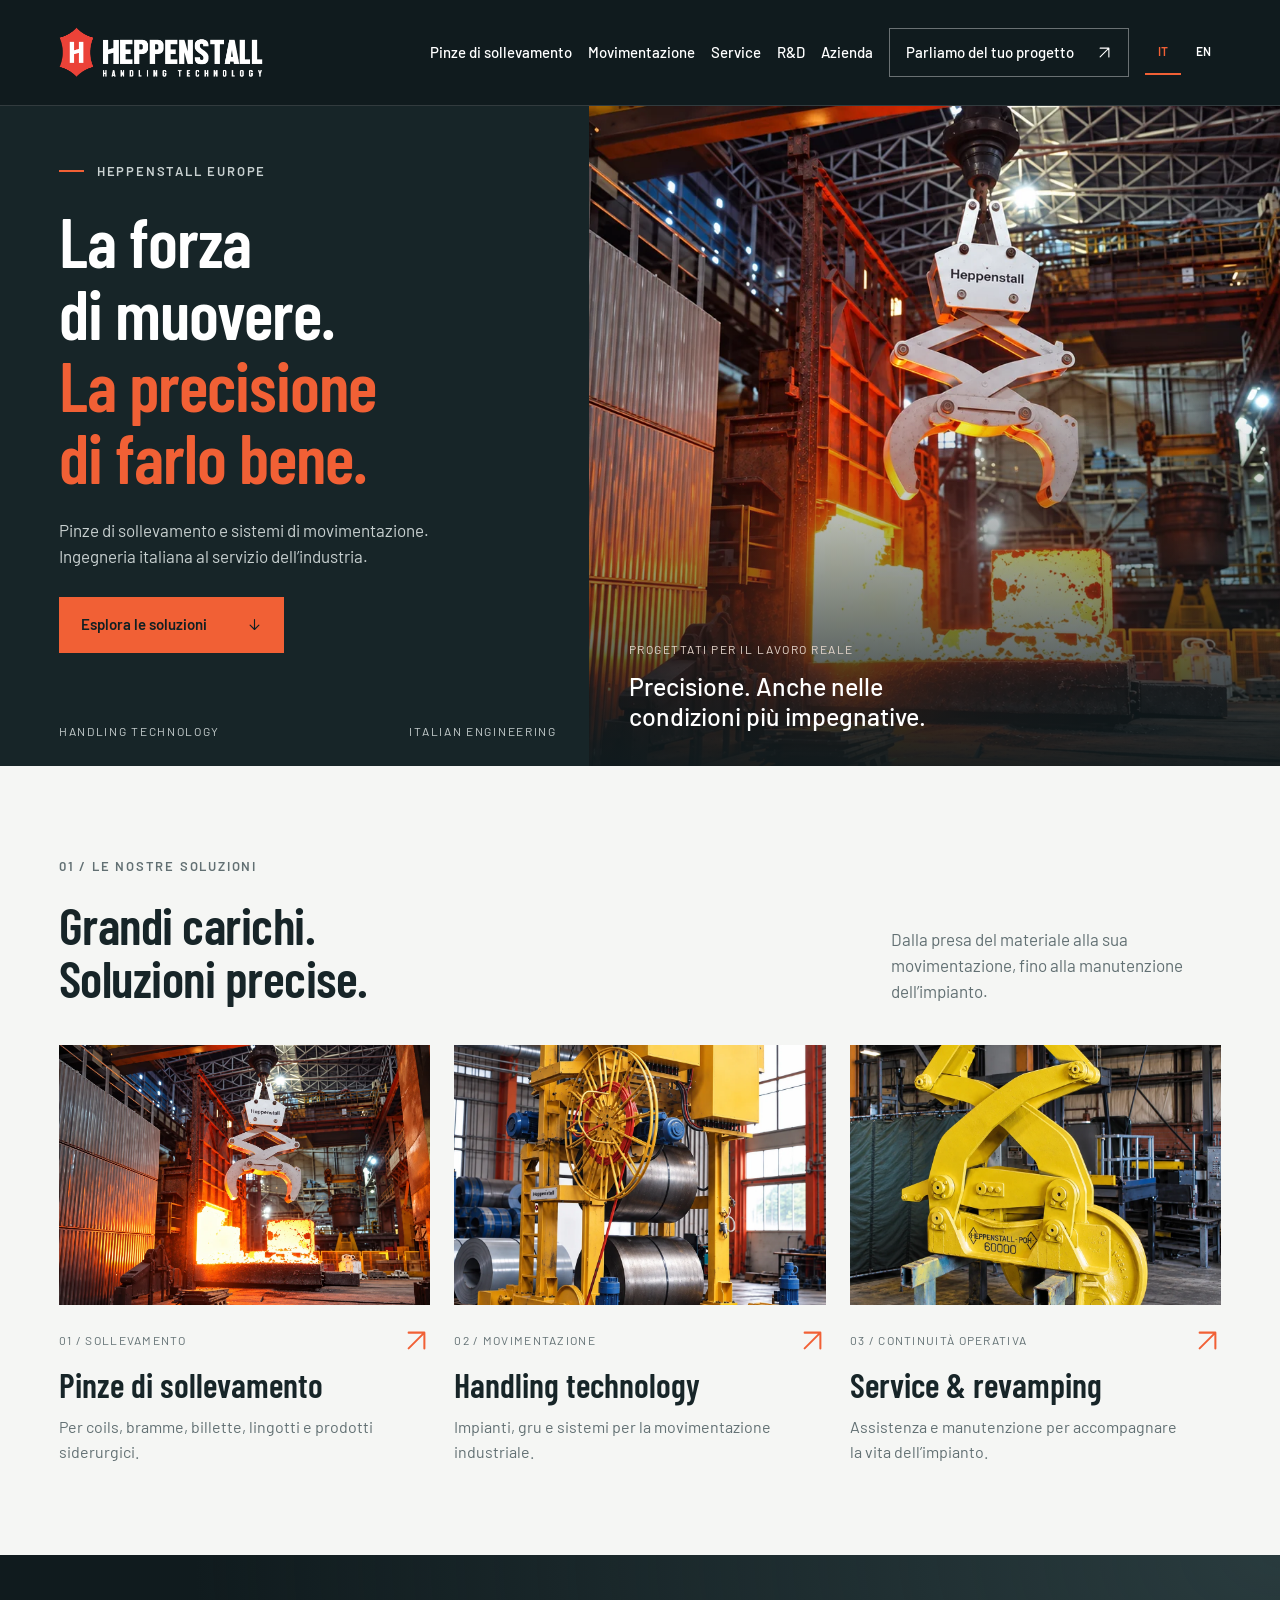
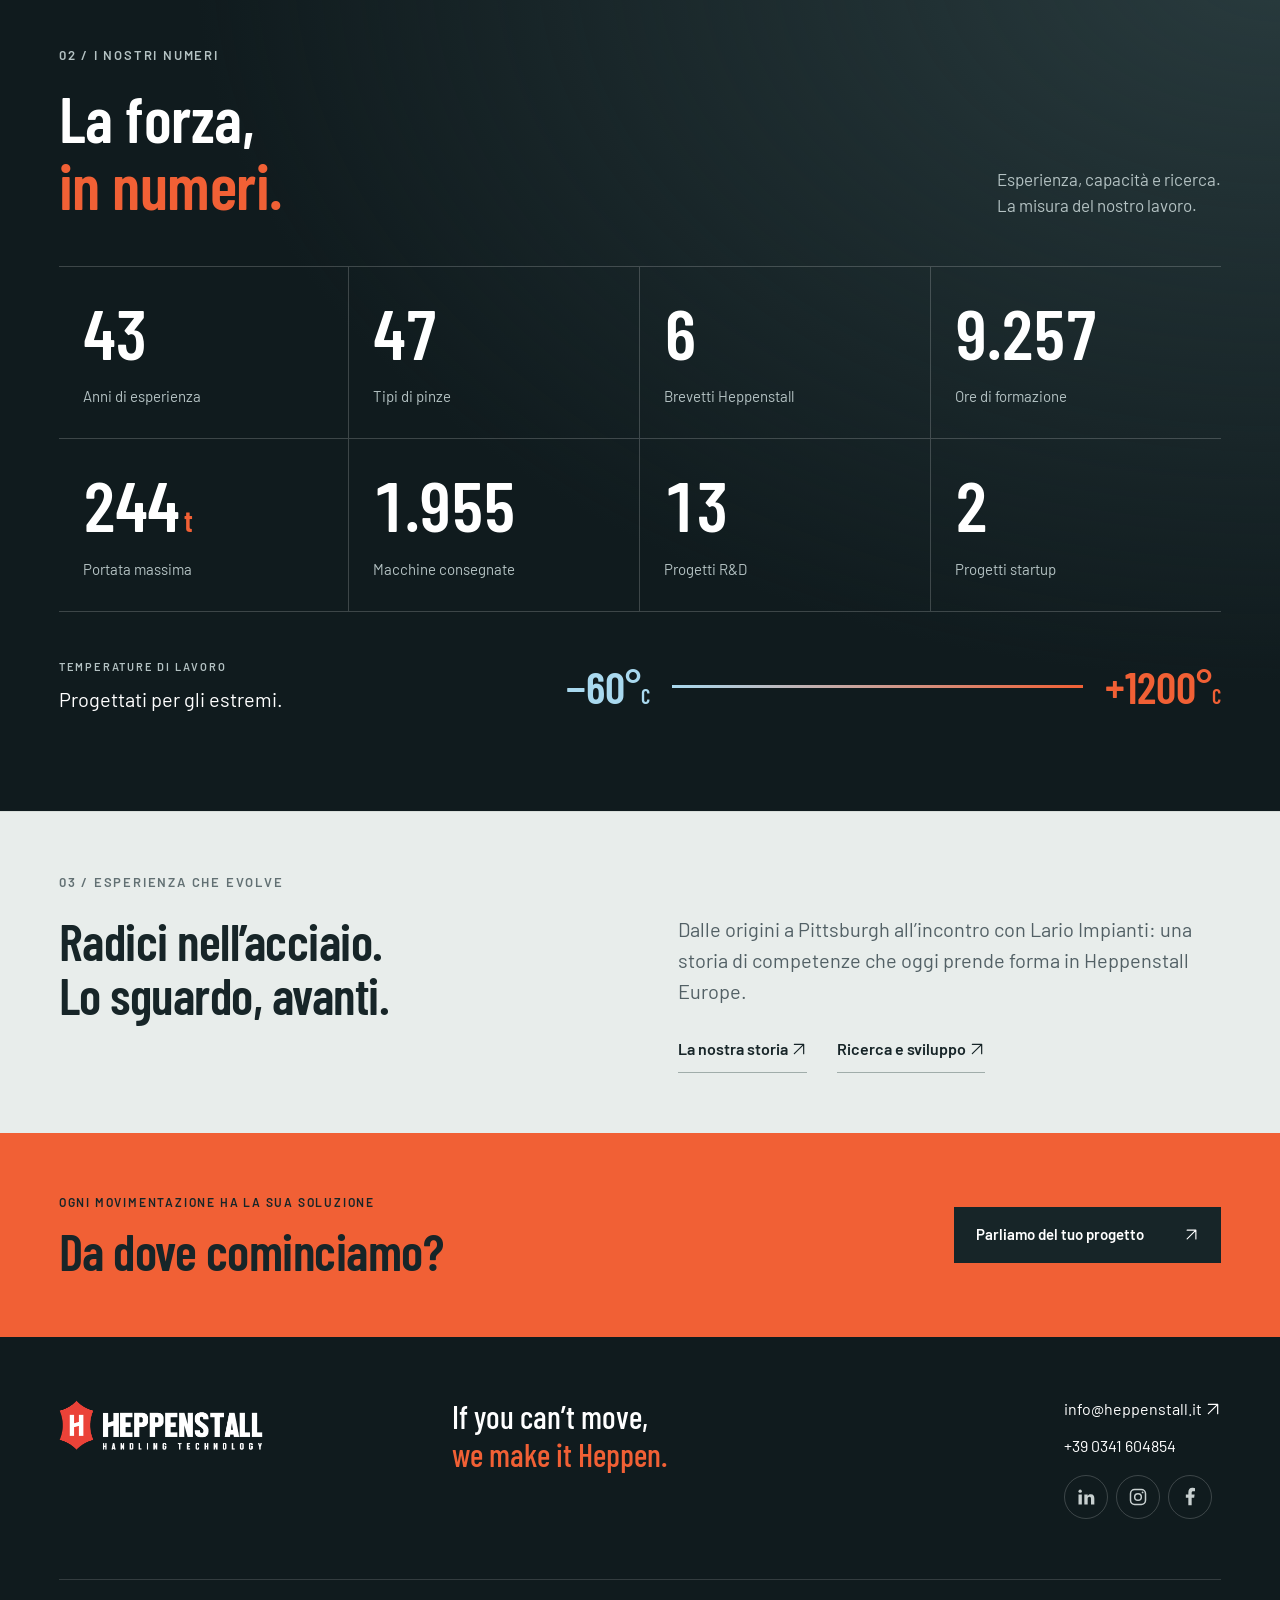
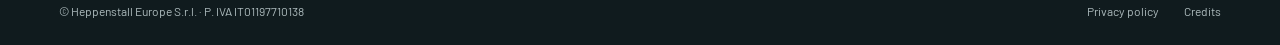
<file: index.html>
<!doctype html>
<html lang="it">
  <head>
    <meta charset="UTF-8" />
    <meta name="viewport" content="width=device-width,initial-scale=1" />
    <title>Tecnologia che muove l’industria | Heppenstall Europe</title>
    <meta
      name="description"
      content="Pinze di sollevamento, sistemi di movimentazione e assistenza per l’industria. Scopri Heppenstall Europe."
    />
    <link rel="icon" href="/assets/favicon.png" />
    <link rel="stylesheet" href="/style.css" />
    <link rel="alternate" hreflang="it" href="/" />
    <link rel="alternate" hreflang="en" href="/en/" />
  </head>
  <body class="home">
    <a class="skip" href="#main">Vai al contenuto</a>
    <header>
  <a class="brand" href="/" aria-label="Heppenstall Europe, homepage">
    <img src="/assets/logo.png" alt="Heppenstall Handling Technology" width="800" height="223" />
  </a>
  <button class="menu" aria-label="Menu" aria-expanded="false" aria-controls="nav"><span class="menu-icon" aria-hidden="true"></span></button>
  <nav id="nav">
    <a href="/steel-tongs/">Pinze di sollevamento</a>
    <a href="/handling-technology/">Movimentazione</a>
    <a href="/service-revamping/">Service</a>
    <a href="/research-development/">R&amp;D</a>
    <a href="/who-we-are/">Azienda</a>
    <a class="nav-contact" href="/contacts/">Parliamo del tuo progetto <span><svg class="icon-arrow" width="24" height="24" aria-hidden="true" focusable="false"><use href="assets/icons.svg#arrow-up-right"></use></svg></span></a>
    <div class="language-switch" role="group" aria-label="Lingua">
      <a href="/" lang="it" hreflang="it" aria-label="Italiano" aria-current="page">IT</a>
      <a href="/en/" lang="en" hreflang="en" aria-label="English">EN</a>
    </div>
  </nav>
</header>


    <main id="main">
      <section class="hero">
        <div class="hero-copy">
          <div class="eyebrow">
            <span class="small-line"> </span> HEPPENSTALL EUROPE
          </div>
          <h1>
            La forza<br />di muovere.<br />
            <em>La precisione<br />di farlo bene.</em>
          </h1>
          <p>
            Pinze di sollevamento e sistemi di movimentazione. Ingegneria
            italiana al servizio dell’industria.
          </p>
          <a class="button" href="#soluzioni"
            >Esplora le soluzioni <span><svg class="icon-arrow" width="24" height="24" aria-hidden="true" focusable="false"><use href="assets/icons.svg#arrow-down"></use></svg></span>
          </a>
          <div class="hero-bottom">
            <span>HANDLING TECHNOLOGY</span>
            <span>ITALIAN ENGINEERING</span>
          </div>
        </div>
        <div
          class="hero-photo"
          role="img"
          aria-label="Pinza Heppenstall in funzione in acciaieria"
        >
          <div class="photo-label">
            <span>PROGETTATI PER IL LAVORO REALE</span>
            <strong
              >Precisione. Anche nelle<br />condizioni più impegnative.</strong
            >
          </div>
        </div>
      </section>
      <section class="solutions section" id="soluzioni">
        <div class="section-heading">
          <div>
            <span class="eyebrow">01 / LE NOSTRE SOLUZIONI</span>
            <h2>Grandi carichi.<br />Soluzioni precise.</h2>
          </div>
          <p>
            Dalla presa del materiale alla sua movimentazione, fino alla
            manutenzione dell’impianto.
          </p>
        </div>
        <div class="solution-grid">
          <a class="solution-card" href="/steel-tongs/">
            <div class="card-image tongs"></div>
            <div class="card-title">
              <span>01 / SOLLEVAMENTO</span>
              <span><svg class="icon-arrow" width="24" height="24" aria-hidden="true" focusable="false"><use href="assets/icons.svg#arrow-up-right"></use></svg></span>
            </div>
            <h3>Pinze di sollevamento</h3>
            <p>Per coils, bramme, billette, lingotti e prodotti siderurgici.</p>
          </a>
          <a class="solution-card" href="/handling-technology/">
            <div class="card-image handling"></div>
            <div class="card-title">
              <span>02 / MOVIMENTAZIONE</span>
              <span><svg class="icon-arrow" width="24" height="24" aria-hidden="true" focusable="false"><use href="assets/icons.svg#arrow-up-right"></use></svg></span>
            </div>
            <h3>Handling technology</h3>
            <p>Impianti, gru e sistemi per la movimentazione industriale.</p>
          </a>
          <a class="solution-card" href="/service-revamping/">
            <div class="card-image service"></div>
            <div class="card-title">
              <span>03 / CONTINUITÀ OPERATIVA</span>
              <span><svg class="icon-arrow" width="24" height="24" aria-hidden="true" focusable="false"><use href="assets/icons.svg#arrow-up-right"></use></svg></span>
            </div>
            <h3>Service & revamping</h3>
            <p>
              Assistenza e manutenzione per accompagnare la vita dell’impianto.
            </p>
          </a>
        </div>
      </section>
      <section class="numbers section" aria-labelledby="numbers-title">
        <div class="numbers-heading">
          <div>
            <span class="eyebrow">02 / I NOSTRI NUMERI</span>
            <h2 id="numbers-title">La forza,<br /><em>in numeri.</em></h2>
          </div>
          <p>Esperienza, capacità e ricerca.<br />La misura del nostro lavoro.</p>
        </div>
        <dl class="numbers-grid">
          <div class="number-stat"><dt>Anni di esperienza</dt><dd><span data-count="62">62</span></dd></div>
          <div class="number-stat"><dt>Tipi di pinze</dt><dd><span data-count="67">67</span></dd></div>
          <div class="number-stat"><dt>Brevetti Heppenstall</dt><dd><span data-count="8">8</span></dd></div>
          <div class="number-stat"><dt>Ore di formazione</dt><dd><span data-count="13255">13.255</span></dd></div>
          <div class="number-stat"><dt>Portata massima</dt><dd><span data-count="350">350</span><small> t</small></dd></div>
          <div class="number-stat"><dt>Macchine consegnate</dt><dd><span data-count="2800">2.800</span></dd></div>
          <div class="number-stat"><dt>Progetti R&amp;D</dt><dd><span data-count="19">19</span></dd></div>
          <div class="number-stat"><dt>Progetti startup</dt><dd><span data-count="3">3</span></dd></div>
        </dl>
        <div class="temperature">
          <div class="temperature-copy">
            <span class="eyebrow">TEMPERATURE DI LAVORO</span>
            <p>Progettati per gli estremi.</p>
          </div>
          <div class="temperature-range" aria-label="Da meno 60 a più 1200 gradi Celsius">
            <span aria-hidden="true">−60°<small>C</small></span>
            <div class="temperature-track" aria-hidden="true"></div>
            <span aria-hidden="true">+1200°<small>C</small></span>
          </div>
        </div>
      </section>
      <section class="heritage section">
        <span class="eyebrow">03 / ESPERIENZA CHE EVOLVE</span>
        <div>
          <h2>Radici nell’acciaio.<br />Lo sguardo, avanti.</h2>
          <p>
            Dalle origini a Pittsburgh all’incontro con Lario Impianti: una
            storia di competenze che oggi prende forma in Heppenstall Europe.
          </p>
          <div class="text-links">
            <a href="/who-we-are/">La nostra storia <svg class="icon-arrow" width="24" height="24" aria-hidden="true" focusable="false"><use href="assets/icons.svg#arrow-up-right"></use></svg></a>
            <a href="/research-development/">Ricerca e sviluppo <svg class="icon-arrow" width="24" height="24" aria-hidden="true" focusable="false"><use href="assets/icons.svg#arrow-up-right"></use></svg></a>
          </div>
        </div>
      </section>
      <section class="cta">
        <div>
          <span class="eyebrow">OGNI MOVIMENTAZIONE HA LA SUA SOLUZIONE</span>
          <h2>Da dove cominciamo?</h2>
        </div>
        <a class="button light" href="/contacts/"
          >Parliamo del tuo progetto <span><svg class="icon-arrow" width="24" height="24" aria-hidden="true" focusable="false"><use href="assets/icons.svg#arrow-up-right"></use></svg></span>
        </a>
      </section>
    </main>
    <footer>
      <div class="foot-top">
        <a class="brand" href="/">
          <img
            src="/assets/logo.png"
            alt="Heppenstall Europe"
            width="800"
            height="223"
          />
        </a>
        <p>
          If you can’t move,<br />
          <strong>we make it Heppen.</strong>
        </p>
        <div>
          <a href="mailto:info@heppenstall.it">info@heppenstall.it <svg class="icon-arrow" width="24" height="24" aria-hidden="true" focusable="false"><use href="assets/icons.svg#arrow-up-right"></use></svg></a>
          <a href="tel:+390341604854">+39 0341 604854</a>
          <div class="footer-socials">
            <a href="https://www.linkedin.com/company/heppenstall-europe-srl/" target="_blank" rel="noopener noreferrer" aria-label="LinkedIn" title="LinkedIn">
              <svg viewBox="0 0 24 24" width="20" height="20" aria-hidden="true" focusable="false"><circle cx="5" cy="5" r="2" fill="currentColor"/><path d="M3 9h4v12H3zM10 9h4v1.7c1-1.5 2.2-2 3.8-2 3.2 0 4.2 2.1 4.2 5V21h-4v-6.5c0-1.6-.3-2.7-1.8-2.7-1.7 0-2.2 1.2-2.2 2.7V21h-4z" fill="currentColor"/></svg>
            </a>
            <a href="https://www.instagram.com/heppenstalleurope/" target="_blank" rel="noopener noreferrer" aria-label="Instagram" title="Instagram">
              <svg viewBox="0 0 24 24" width="20" height="20" aria-hidden="true" focusable="false"><rect x="3" y="3" width="18" height="18" rx="5" fill="none" stroke="currentColor" stroke-width="1.8"/><circle cx="12" cy="12" r="4" fill="none" stroke="currentColor" stroke-width="1.8"/><circle cx="17.5" cy="6.5" r="1.1" fill="currentColor"/></svg>
            </a>
            <a href="https://www.facebook.com/people/Heppenstall-Europe-SRL/100085862545974/" target="_blank" rel="noopener noreferrer" aria-label="Facebook" title="Facebook">
              <svg viewBox="0 0 24 24" width="20" height="20" aria-hidden="true" focusable="false"><path d="M14 22v-9h3l.5-4H14V7c0-1.2.4-2 2-2h2V1.4c-.5-.1-1.8-.4-3.2-.4C11.6 1 10 3 10 6.5V9H7v4h3v9z" fill="currentColor"/></svg>
            </a>
          </div>
        </div>
      </div>
      <div class="foot-bottom">
        <span>© Heppenstall Europe S.r.l. · P. IVA IT01197710138</span>
        <div>
          <a href="/privacy-policy/">Privacy policy</a>
          <a href="https://fulviodipietro.it/">Credits</a>
        </div>
      </div>
    </footer>


    <script src="/app.js"></script>
  </body>
</html>
</file>
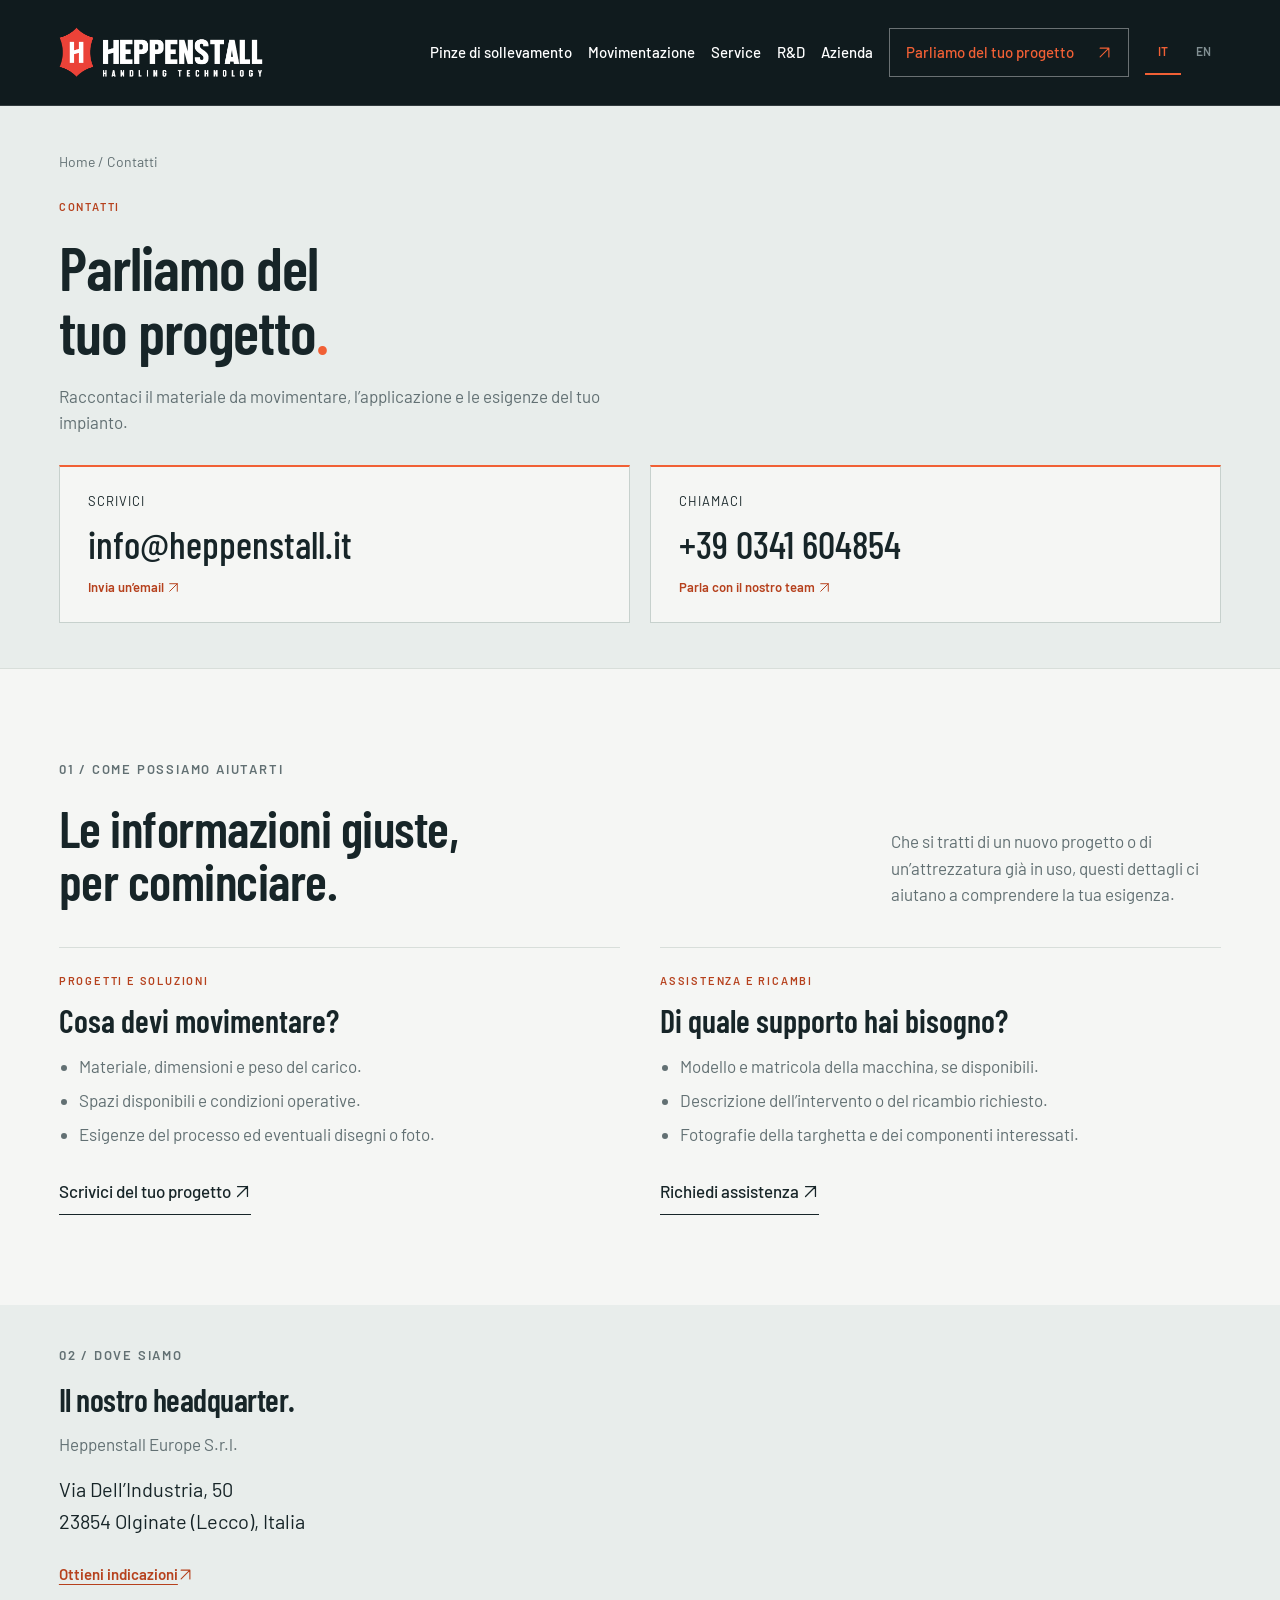
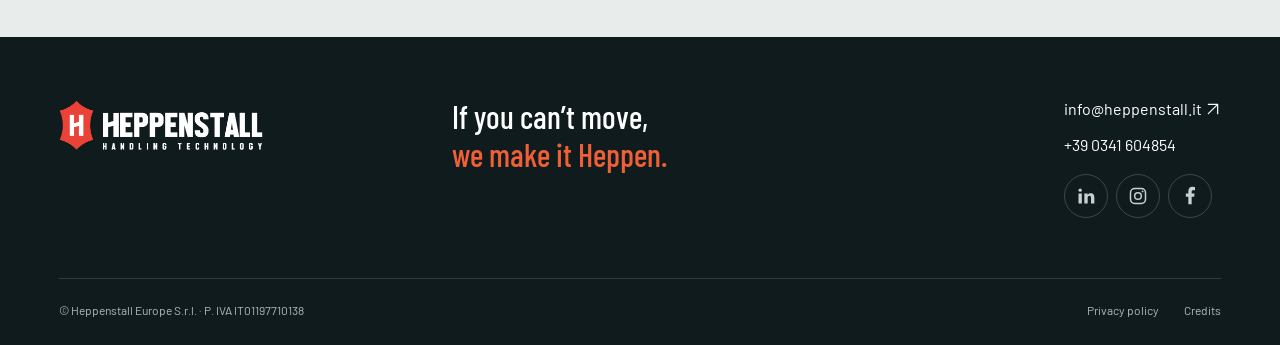
<file: contacts/index.html>
<!doctype html>
<html lang="it">
<head>
<meta charset="UTF-8">
<meta name="viewport" content="width=device-width,initial-scale=1">
<title>Contatti | Heppenstall Europe</title>
<meta name="description" content="Contatta Heppenstall Europe per pinze, sistemi di movimentazione, ricambi e assistenza. Email, telefono e informazioni utili per la tua richiesta.">
<link rel="icon" href="/assets/favicon.png">
<link rel="stylesheet" href="/style.css">
</head>
<body class="contacts-page">
<a class="skip" href="#main">Vai al contenuto</a>
<header>
  <a class="brand" href="/" aria-label="Heppenstall Europe, homepage">
    <img src="/assets/logo.png" alt="Heppenstall Handling Technology" width="800" height="223" />
  </a>
  <button class="menu" aria-label="Menu" aria-expanded="false" aria-controls="nav"><span class="menu-icon" aria-hidden="true"></span></button>
  <nav id="nav">
    <a href="/steel-tongs/">Pinze di sollevamento</a>
    <a href="/handling-technology/">Movimentazione</a>
    <a href="/service-revamping/">Service</a>
    <a href="/research-development/">R&amp;D</a>
    <a href="/who-we-are/">Azienda</a>
    <a class="nav-contact" href="/contacts/" aria-current="page">Parliamo del tuo progetto <span><svg class="icon-arrow" width="24" height="24" aria-hidden="true" focusable="false"><use href="../assets/icons.svg#arrow-up-right"></use></svg></span></a>
    <div class="language-switch" role="group" aria-label="Lingua">
      <a href="/contacts/" lang="it" hreflang="it" aria-label="Italiano" aria-current="page">IT</a>
      <span lang="en" aria-disabled="true" aria-label="English: traduzione non ancora disponibile" title="Traduzione inglese non ancora disponibile">EN</span>
    </div>
  </nav>
</header>


<main id="main">
<section class="contact-page section" aria-labelledby="contact-title">
<div class="breadcrumb"><a href="/">Home</a> / <span aria-current="page">Contatti</span></div>
<span class="eyebrow">CONTATTI</span>
<h1 id="contact-title">Parliamo del<br>tuo progetto<span>.</span></h1>
<p>Raccontaci il materiale da movimentare, l’applicazione e le esigenze del tuo impianto.</p>
<div class="contact-grid">
<a href="mailto:info@heppenstall.it">
<span>SCRIVICI</span>
<strong>info@heppenstall.it</strong>
<span>Invia un’email <svg class="icon-arrow" width="24" height="24" aria-hidden="true" focusable="false"><use href="../assets/icons.svg#arrow-up-right"></use></svg></span>
</a>
<a href="tel:+390341604854">
<span>CHIAMACI</span>
<strong>+39 0341 604854</strong>
<span>Parla con il nostro team <svg class="icon-arrow" width="24" height="24" aria-hidden="true" focusable="false"><use href="../assets/icons.svg#arrow-up-right"></use></svg></span>
</a>
</div>
</section>
<section class="section contact-guide" aria-labelledby="request-title">
<div class="section-heading">
<div><span class="eyebrow">01 / COME POSSIAMO AIUTARTI</span><h2 id="request-title">Le informazioni giuste,<br>per cominciare.</h2></div>
<p>Che si tratti di un nuovo progetto o di un’attrezzatura già in uso, questi dettagli ci aiutano a comprendere la tua esigenza.</p>
</div>
<div class="contact-request-grid">
<article>
<span class="eyebrow">PROGETTI E SOLUZIONI</span>
<h3>Cosa devi movimentare?</h3>
<ul><li>Materiale, dimensioni e peso del carico.</li><li>Spazi disponibili e condizioni operative.</li><li>Esigenze del processo ed eventuali disegni o foto.</li></ul>
<a class="catalog-link" href="mailto:info@heppenstall.it?subject=Nuovo%20progetto%20-%20Heppenstall">Scrivici del tuo progetto <svg class="icon-arrow" width="24" height="24" aria-hidden="true" focusable="false"><use href="../assets/icons.svg#arrow-up-right"></use></svg></a>
</article>
<article>
<span class="eyebrow">ASSISTENZA E RICAMBI</span>
<h3>Di quale supporto hai bisogno?</h3>
<ul><li>Modello e matricola della macchina, se disponibili.</li><li>Descrizione dell’intervento o del ricambio richiesto.</li><li>Fotografie della targhetta e dei componenti interessati.</li></ul>
<a class="catalog-link" href="mailto:info@heppenstall.it?subject=Richiesta%20assistenza%20-%20Heppenstall">Richiedi assistenza <svg class="icon-arrow" width="24" height="24" aria-hidden="true" focusable="false"><use href="../assets/icons.svg#arrow-up-right"></use></svg></a>
</article>
</div>
</section>
<section class="section contact-note" aria-labelledby="company-contact-title">
<span class="eyebrow">02 / DOVE SIAMO</span>
<h2 id="company-contact-title">Il nostro headquarter.</h2>
<p>Heppenstall Europe S.r.l.</p>
<address class="headquarter-address">Via Dell’Industria, 50<br>23854 Olginate (Lecco), Italia</address>
<a class="headquarter-directions" href="https://www.google.com/maps/search/?api=1&amp;query=Via%20Dell%27Industria%2050%2C%2023854%20Olginate%20LC%2C%20Italia" target="_blank" rel="noopener noreferrer">Ottieni indicazioni <svg class="icon-arrow" width="24" height="24" aria-hidden="true" focusable="false"><use href="../assets/icons.svg#arrow-up-right"></use></svg></a>
</section>
</main>
<footer>
      <div class="foot-top">
        <a class="brand" href="/">
          <img
            src="/assets/logo.png"
            alt="Heppenstall Europe"
            width="800"
            height="223"
          />
        </a>
        <p>
          If you can’t move,<br />
          <strong>we make it Heppen.</strong>
        </p>
        <div>
          <a href="mailto:info@heppenstall.it">info@heppenstall.it <svg class="icon-arrow" width="24" height="24" aria-hidden="true" focusable="false"><use href="../assets/icons.svg#arrow-up-right"></use></svg></a>
          <a href="tel:+390341604854">+39 0341 604854</a>
          <div class="footer-socials">
            <a href="https://www.linkedin.com/company/heppenstall-europe-srl/" target="_blank" rel="noopener noreferrer" aria-label="LinkedIn" title="LinkedIn">
              <svg viewBox="0 0 24 24" width="20" height="20" aria-hidden="true" focusable="false"><circle cx="5" cy="5" r="2" fill="currentColor"/><path d="M3 9h4v12H3zM10 9h4v1.7c1-1.5 2.2-2 3.8-2 3.2 0 4.2 2.1 4.2 5V21h-4v-6.5c0-1.6-.3-2.7-1.8-2.7-1.7 0-2.2 1.2-2.2 2.7V21h-4z" fill="currentColor"/></svg>
            </a>
            <a href="https://www.instagram.com/heppenstalleurope/" target="_blank" rel="noopener noreferrer" aria-label="Instagram" title="Instagram">
              <svg viewBox="0 0 24 24" width="20" height="20" aria-hidden="true" focusable="false"><rect x="3" y="3" width="18" height="18" rx="5" fill="none" stroke="currentColor" stroke-width="1.8"/><circle cx="12" cy="12" r="4" fill="none" stroke="currentColor" stroke-width="1.8"/><circle cx="17.5" cy="6.5" r="1.1" fill="currentColor"/></svg>
            </a>
            <a href="https://www.facebook.com/people/Heppenstall-Europe-SRL/100085862545974/" target="_blank" rel="noopener noreferrer" aria-label="Facebook" title="Facebook">
              <svg viewBox="0 0 24 24" width="20" height="20" aria-hidden="true" focusable="false"><path d="M14 22v-9h3l.5-4H14V7c0-1.2.4-2 2-2h2V1.4c-.5-.1-1.8-.4-3.2-.4C11.6 1 10 3 10 6.5V9H7v4h3v9z" fill="currentColor"/></svg>
            </a>
          </div>
        </div>
      </div>
      <div class="foot-bottom">
        <span>© Heppenstall Europe S.r.l. · P. IVA IT01197710138</span>
        <div>
          <a href="/privacy-policy/">Privacy policy</a>
          <a href="https://fulviodipietro.it/">Credits</a>
        </div>
      </div>
    </footer>


<script src="/app.js">
</script>
</body>
</html>
</file>
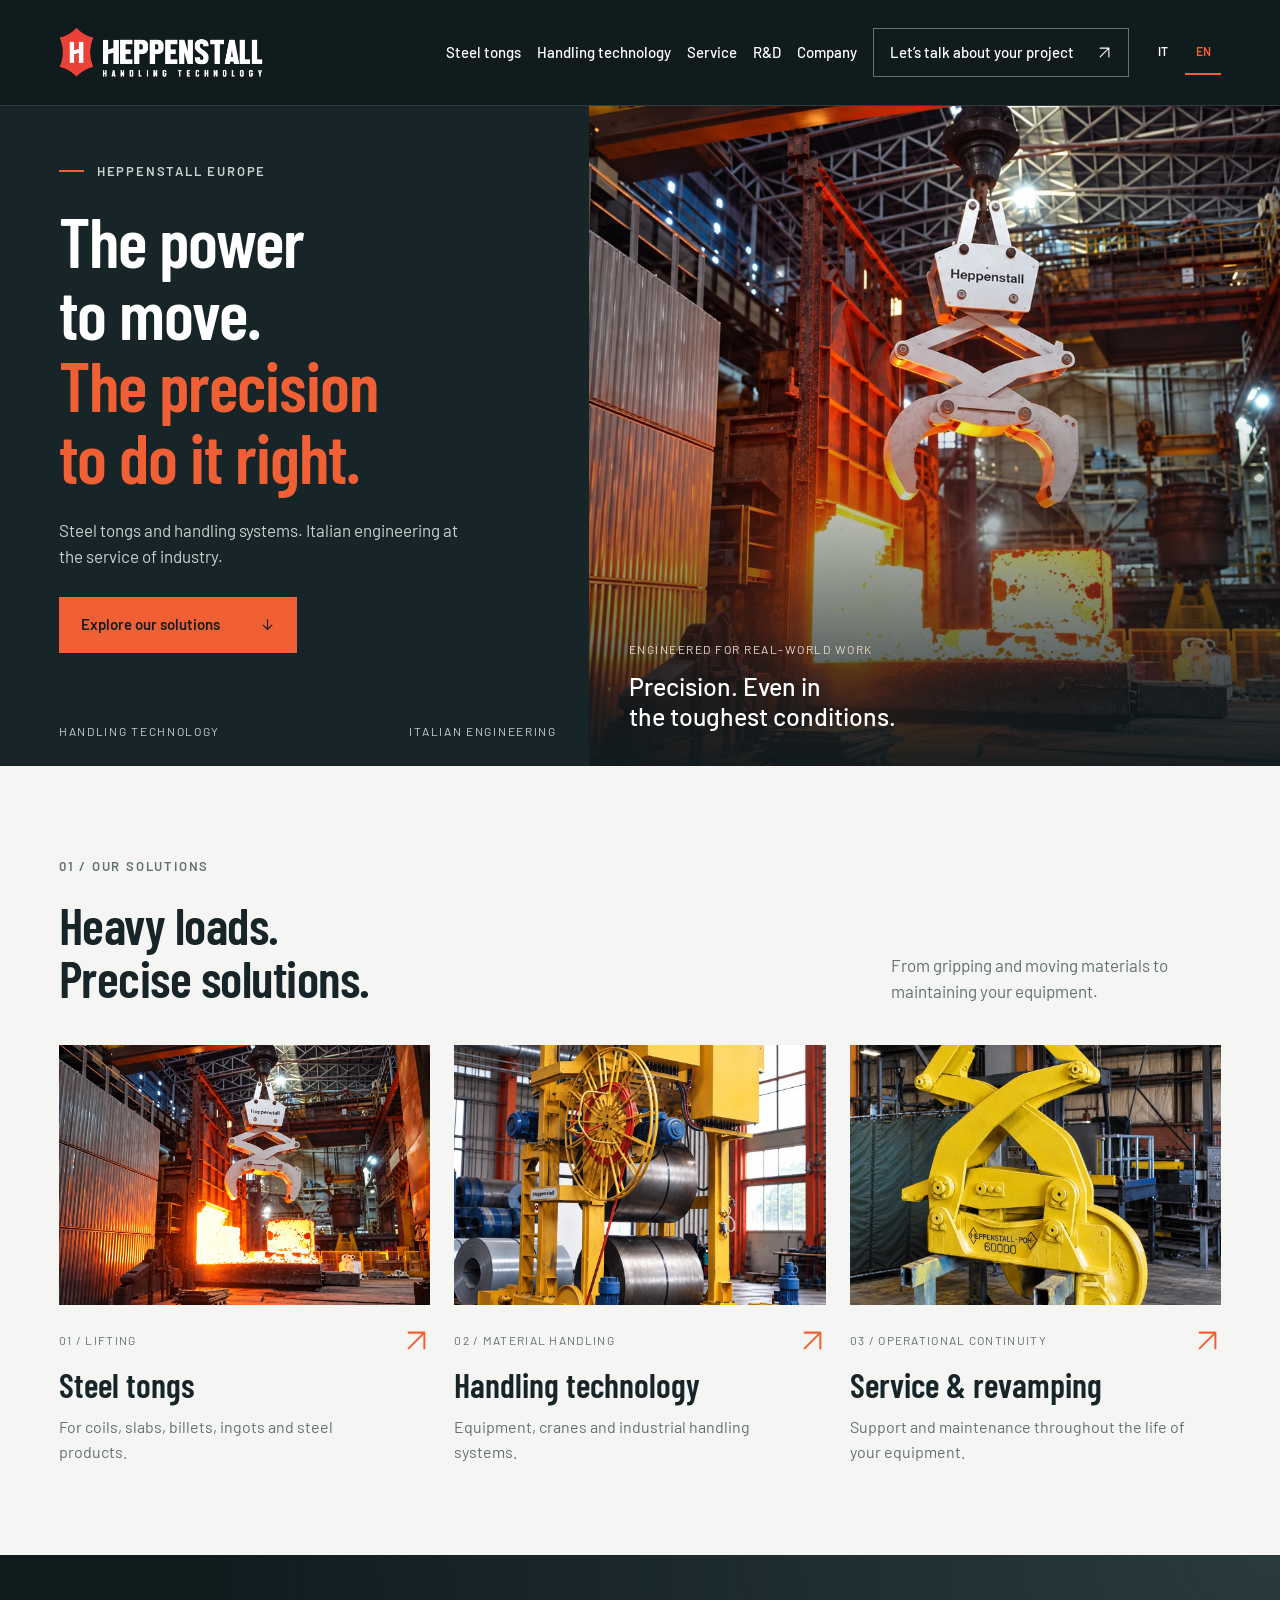
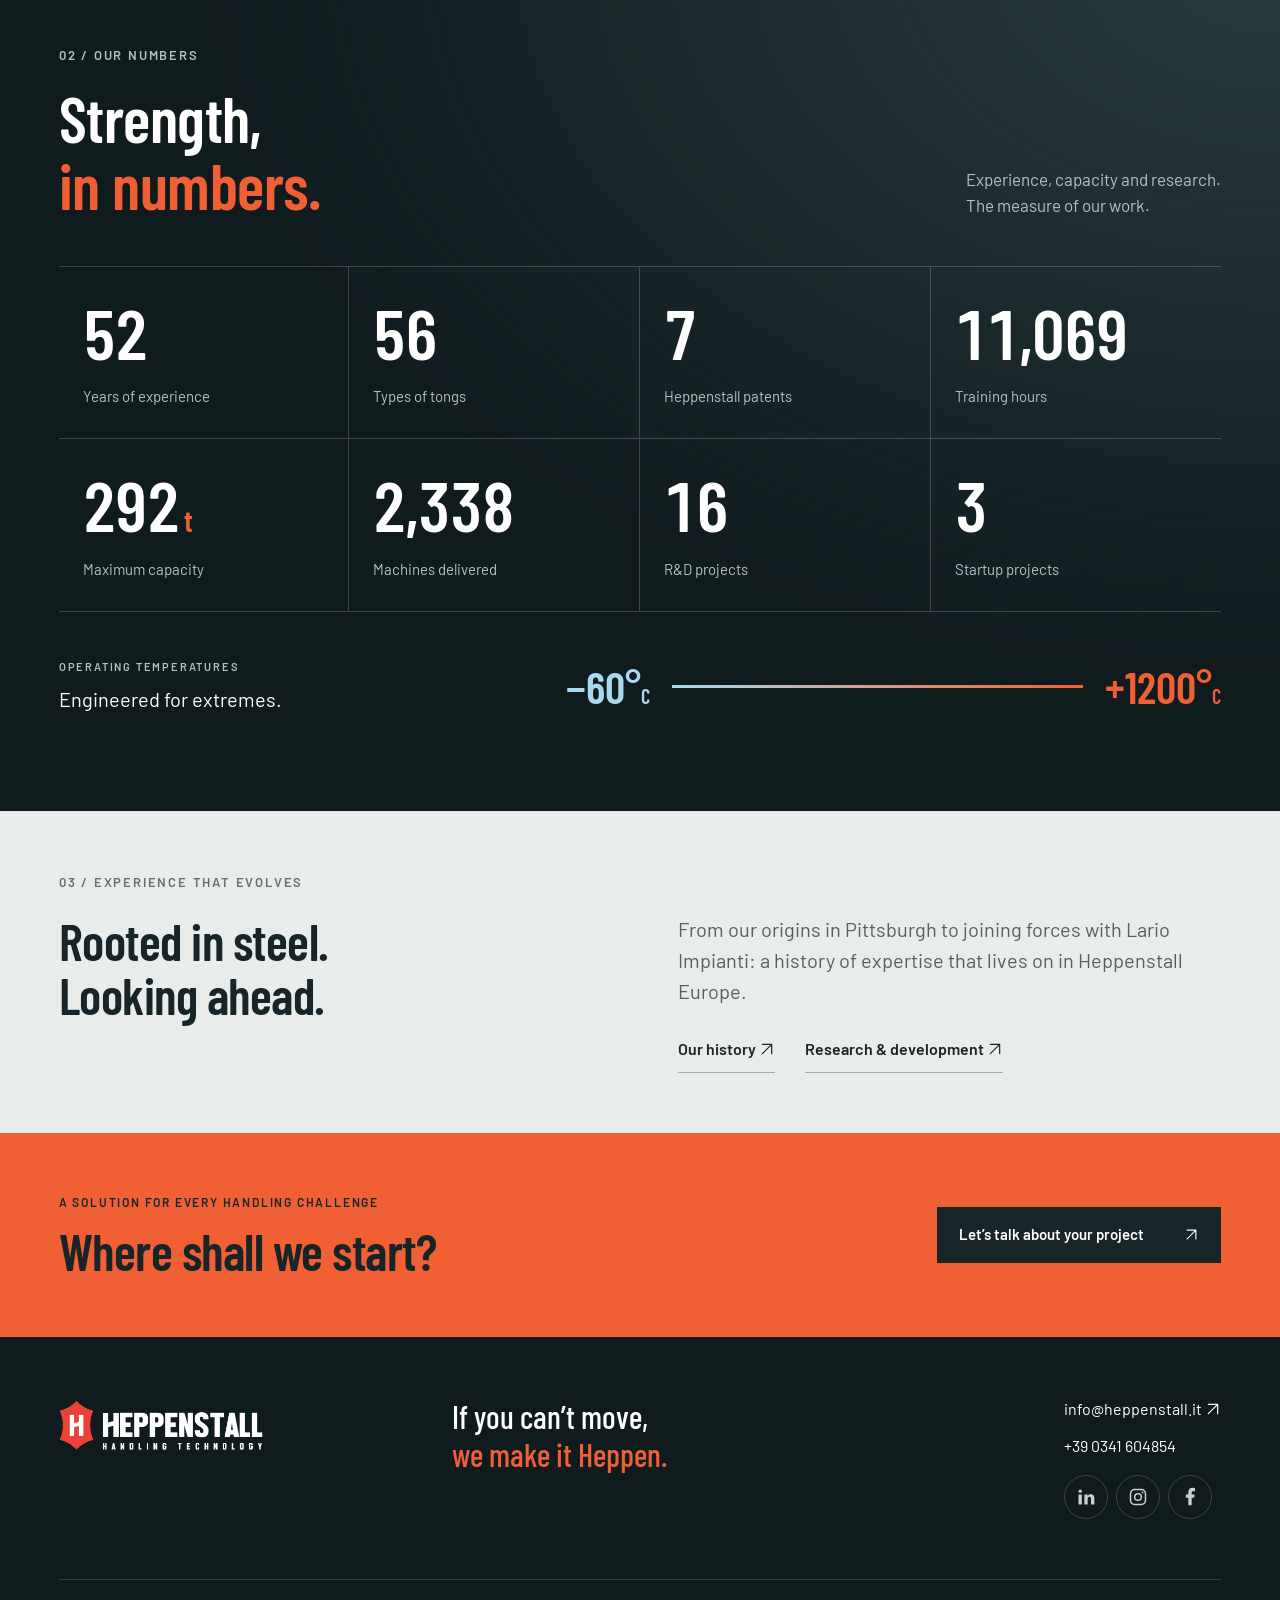
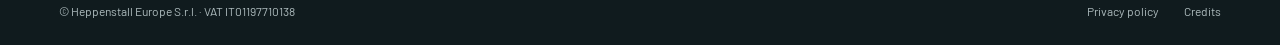
<file: en/index.html>
<!doctype html>
<html lang="en">
  <head>
    <meta charset="UTF-8" />
    <meta name="viewport" content="width=device-width,initial-scale=1" />
    <title>Technology that moves industry | Heppenstall Europe</title>
    <meta
      name="description"
      content="Steel tongs, handling systems and service for industry. Discover Heppenstall Europe."
    />
    <link rel="icon" href="/assets/favicon.png" />
    <link rel="stylesheet" href="/style.css" />
    <link rel="alternate" hreflang="it" href="/" />
    <link rel="alternate" hreflang="en" href="/en/" />
  </head>
  <body class="home">
    <a class="skip" href="#main">Skip to content</a>
    <header>
  <a class="brand" href="/en/" aria-label="Heppenstall Europe, homepage">
    <img src="/assets/logo.png" alt="Heppenstall Handling Technology" width="800" height="223" />
  </a>
  <button class="menu" aria-label="Menu" aria-expanded="false" aria-controls="nav"><span class="menu-icon" aria-hidden="true"></span></button>
  <nav id="nav">
    <a href="/en/steel-tongs/">Steel tongs</a>
    <a href="/en/handling-technology/">Handling technology</a>
    <a href="/en/service-revamping/">Service</a>
    <a href="/en/research-development/">R&amp;D</a>
    <a href="/who-we-are/">Company</a>
    <a class="nav-contact" href="/contacts/">Let’s talk about your project <span><svg class="icon-arrow" width="24" height="24" aria-hidden="true" focusable="false"><use href="../assets/icons.svg#arrow-up-right"></use></svg></span></a>
    <div class="language-switch" role="group" aria-label="Language">
      <a href="/" lang="it" hreflang="it" aria-label="Italiano">IT</a>
      <a href="/en/" lang="en" hreflang="en" aria-label="English" aria-current="page">EN</a>
    </div>
  </nav>
</header>


    <main id="main">
      <section class="hero">
        <div class="hero-copy">
          <div class="eyebrow">
            <span class="small-line"> </span> HEPPENSTALL EUROPE
          </div>
          <h1>
            The power<br />to move.<br />
            <em>The precision<br />to do it right.</em>
          </h1>
          <p>
            Steel tongs and handling systems. Italian
            engineering at the service of industry.
          </p>
          <a class="button" href="#soluzioni"
            >Explore our solutions <span><svg class="icon-arrow" width="24" height="24" aria-hidden="true" focusable="false"><use href="../assets/icons.svg#arrow-down"></use></svg></span>
          </a>
          <div class="hero-bottom">
            <span>HANDLING TECHNOLOGY</span>
            <span>ITALIAN ENGINEERING</span>
          </div>
        </div>
        <div
          class="hero-photo"
          role="img"
          aria-label="Heppenstall tong operating in a steelworks"
        >
          <div class="photo-label">
            <span>ENGINEERED FOR REAL-WORLD WORK</span>
            <strong
              >Precision. Even in<br />the toughest conditions.</strong
            >
          </div>
        </div>
      </section>
      <section class="solutions section" id="soluzioni">
        <div class="section-heading">
          <div>
            <span class="eyebrow">01 / OUR SOLUTIONS</span>
            <h2>Heavy loads.<br />Precise solutions.</h2>
          </div>
          <p>
            From gripping and moving materials to
            maintaining your equipment.
          </p>
        </div>
        <div class="solution-grid">
          <a class="solution-card" href="/en/steel-tongs/">
            <div class="card-image tongs"></div>
            <div class="card-title">
              <span>01 / LIFTING</span>
              <span><svg class="icon-arrow" width="24" height="24" aria-hidden="true" focusable="false"><use href="../assets/icons.svg#arrow-up-right"></use></svg></span>
            </div>
            <h3>Steel tongs</h3>
            <p>For coils, slabs, billets, ingots and steel products.</p>
          </a>
          <a class="solution-card" href="/en/handling-technology/">
            <div class="card-image handling"></div>
            <div class="card-title">
              <span>02 / MATERIAL HANDLING</span>
              <span><svg class="icon-arrow" width="24" height="24" aria-hidden="true" focusable="false"><use href="../assets/icons.svg#arrow-up-right"></use></svg></span>
            </div>
            <h3>Handling technology</h3>
            <p>Equipment, cranes and industrial handling systems.</p>
          </a>
          <a class="solution-card" href="/en/service-revamping/">
            <div class="card-image service"></div>
            <div class="card-title">
              <span>03 / OPERATIONAL CONTINUITY</span>
              <span><svg class="icon-arrow" width="24" height="24" aria-hidden="true" focusable="false"><use href="../assets/icons.svg#arrow-up-right"></use></svg></span>
            </div>
            <h3>Service & revamping</h3>
            <p>
              Support and maintenance throughout the life of your equipment.
            </p>
          </a>
        </div>
      </section>
      <section class="numbers section" aria-labelledby="numbers-title">
        <div class="numbers-heading">
          <div>
            <span class="eyebrow">02 / OUR NUMBERS</span>
            <h2 id="numbers-title">Strength,<br /><em>in numbers.</em></h2>
          </div>
          <p>Experience, capacity and research.<br />The measure of our work.</p>
        </div>
        <dl class="numbers-grid">
          <div class="number-stat"><dt>Years of experience</dt><dd><span data-count="62">62</span></dd></div>
          <div class="number-stat"><dt>Types of tongs</dt><dd><span data-count="67">67</span></dd></div>
          <div class="number-stat"><dt>Heppenstall patents</dt><dd><span data-count="8">8</span></dd></div>
          <div class="number-stat"><dt>Training hours</dt><dd><span data-count="13255">13,255</span></dd></div>
          <div class="number-stat"><dt>Maximum capacity</dt><dd><span data-count="350">350</span><small> t</small></dd></div>
          <div class="number-stat"><dt>Machines delivered</dt><dd><span data-count="2800">2,800</span></dd></div>
          <div class="number-stat"><dt>R&amp;D projects</dt><dd><span data-count="19">19</span></dd></div>
          <div class="number-stat"><dt>Startup projects</dt><dd><span data-count="3">3</span></dd></div>
        </dl>
        <div class="temperature">
          <div class="temperature-copy">
            <span class="eyebrow">OPERATING TEMPERATURES</span>
            <p>Engineered for extremes.</p>
          </div>
          <div class="temperature-range" aria-label="From minus 60 to plus 1200 degrees Celsius">
            <span aria-hidden="true">−60°<small>C</small></span>
            <div class="temperature-track" aria-hidden="true"></div>
            <span aria-hidden="true">+1200°<small>C</small></span>
          </div>
        </div>
      </section>
      <section class="heritage section">
        <span class="eyebrow">03 / EXPERIENCE THAT EVOLVES</span>
        <div>
          <h2>Rooted in steel.<br />Looking ahead.</h2>
          <p>
            From our origins in Pittsburgh to joining forces with Lario Impianti:
            a history of expertise that lives on in Heppenstall Europe.
          </p>
          <div class="text-links">
            <a href="/who-we-are/">Our history <svg class="icon-arrow" width="24" height="24" aria-hidden="true" focusable="false"><use href="../assets/icons.svg#arrow-up-right"></use></svg></a>
            <a href="/en/research-development/">Research &amp; development <svg class="icon-arrow" width="24" height="24" aria-hidden="true" focusable="false"><use href="../assets/icons.svg#arrow-up-right"></use></svg></a>
          </div>
        </div>
      </section>
      <section class="cta">
        <div>
          <span class="eyebrow">A SOLUTION FOR EVERY HANDLING CHALLENGE</span>
          <h2>Where shall we start?</h2>
        </div>
        <a class="button light" href="/contacts/"
          >Let’s talk about your project <span><svg class="icon-arrow" width="24" height="24" aria-hidden="true" focusable="false"><use href="../assets/icons.svg#arrow-up-right"></use></svg></span>
        </a>
      </section>
    </main>
    <footer>
      <div class="foot-top">
        <a class="brand" href="/en/">
          <img
            src="/assets/logo.png"
            alt="Heppenstall Europe"
            width="800"
            height="223"
          />
        </a>
        <p>
          If you can’t move,<br />
          <strong>we make it Heppen.</strong>
        </p>
        <div>
          <a href="mailto:info@heppenstall.it">info@heppenstall.it <svg class="icon-arrow" width="24" height="24" aria-hidden="true" focusable="false"><use href="../assets/icons.svg#arrow-up-right"></use></svg></a>
          <a href="tel:+390341604854">+39 0341 604854</a>
          <div class="footer-socials">
            <a href="https://www.linkedin.com/company/heppenstall-europe-srl/" target="_blank" rel="noopener noreferrer" aria-label="LinkedIn" title="LinkedIn">
              <svg viewBox="0 0 24 24" width="20" height="20" aria-hidden="true" focusable="false"><circle cx="5" cy="5" r="2" fill="currentColor"/><path d="M3 9h4v12H3zM10 9h4v1.7c1-1.5 2.2-2 3.8-2 3.2 0 4.2 2.1 4.2 5V21h-4v-6.5c0-1.6-.3-2.7-1.8-2.7-1.7 0-2.2 1.2-2.2 2.7V21h-4z" fill="currentColor"/></svg>
            </a>
            <a href="https://www.instagram.com/heppenstalleurope/" target="_blank" rel="noopener noreferrer" aria-label="Instagram" title="Instagram">
              <svg viewBox="0 0 24 24" width="20" height="20" aria-hidden="true" focusable="false"><rect x="3" y="3" width="18" height="18" rx="5" fill="none" stroke="currentColor" stroke-width="1.8"/><circle cx="12" cy="12" r="4" fill="none" stroke="currentColor" stroke-width="1.8"/><circle cx="17.5" cy="6.5" r="1.1" fill="currentColor"/></svg>
            </a>
            <a href="https://www.facebook.com/people/Heppenstall-Europe-SRL/100085862545974/" target="_blank" rel="noopener noreferrer" aria-label="Facebook" title="Facebook">
              <svg viewBox="0 0 24 24" width="20" height="20" aria-hidden="true" focusable="false"><path d="M14 22v-9h3l.5-4H14V7c0-1.2.4-2 2-2h2V1.4c-.5-.1-1.8-.4-3.2-.4C11.6 1 10 3 10 6.5V9H7v4h3v9z" fill="currentColor"/></svg>
            </a>
          </div>
        </div>
      </div>
      <div class="foot-bottom">
        <span>© Heppenstall Europe S.r.l. · VAT IT01197710138</span>
        <div>
          <a href="/privacy-policy/">Privacy policy</a>
          <a href="https://fulviodipietro.it/">Credits</a>
        </div>
      </div>
    </footer>


    <script src="/app.js"></script>
  </body>
</html>
</file>
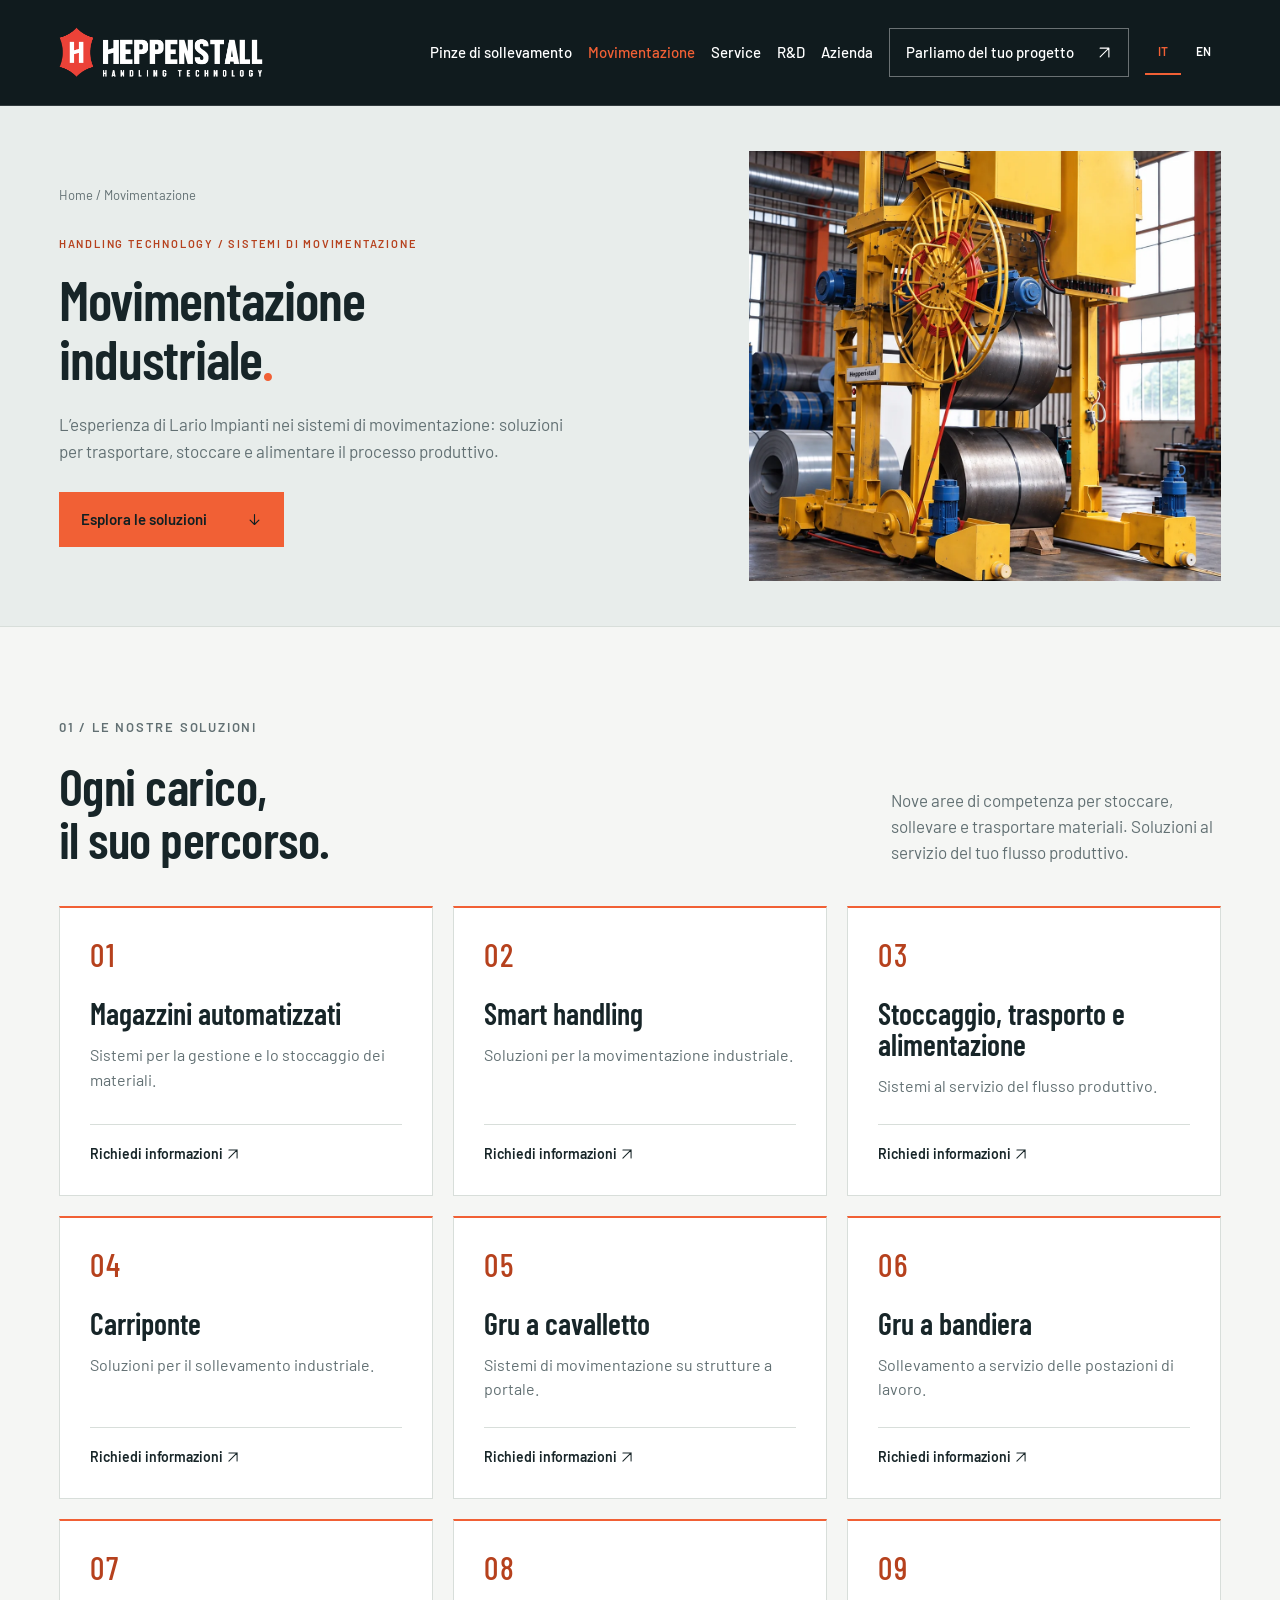
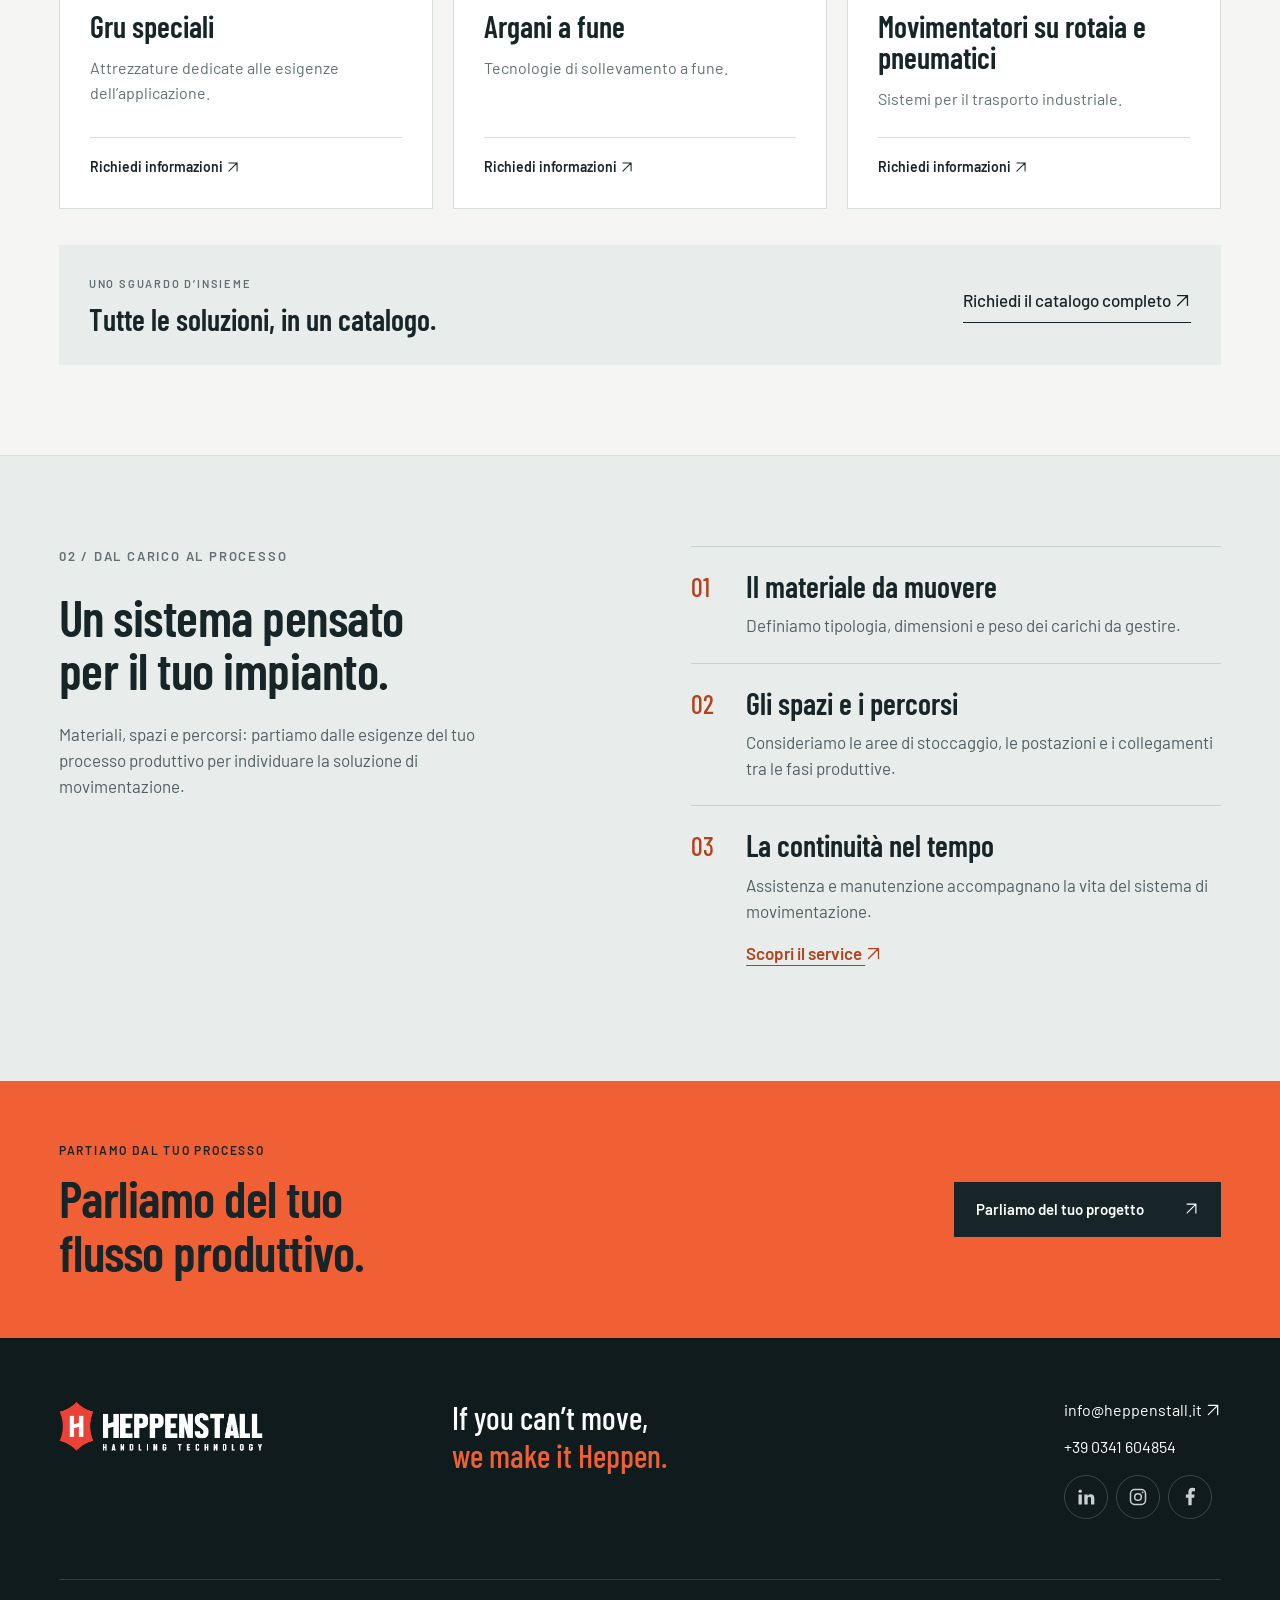
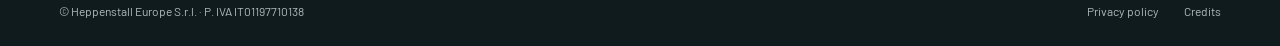
<file: handling-technology/index.html>
<!doctype html>
<html lang="it">
<head>
<meta charset="UTF-8">
<meta name="viewport" content="width=device-width,initial-scale=1">
<title>Movimentazione | Heppenstall Europe</title>
<meta name="description" content="Sistemi di movimentazione industriale Heppenstall: magazzini automatizzati, carriponte, gru e movimentatori per stoccare, sollevare e trasportare materiali.">
<link rel="icon" href="/assets/favicon.png">
<link rel="stylesheet" href="/style.css">
<link rel="alternate" hreflang="it" href="/handling-technology/">
<link rel="alternate" hreflang="en" href="/en/handling-technology/">
</head>
<body class="product-page handling-page">
<a class="skip" href="#main">Vai al contenuto</a>
<header>
  <a class="brand" href="/" aria-label="Heppenstall Europe, homepage">
    <img src="/assets/logo.png" alt="Heppenstall Handling Technology" width="800" height="223" />
  </a>
  <button class="menu" aria-label="Menu" aria-expanded="false" aria-controls="nav"><span class="menu-icon" aria-hidden="true"></span></button>
  <nav id="nav">
    <a href="/steel-tongs/">Pinze di sollevamento</a>
    <a href="/handling-technology/" aria-current="page">Movimentazione</a>
    <a href="/service-revamping/">Service</a>
    <a href="/research-development/">R&amp;D</a>
    <a href="/who-we-are/">Azienda</a>
    <a class="nav-contact" href="/contacts/">Parliamo del tuo progetto <span><svg class="icon-arrow" width="24" height="24" aria-hidden="true" focusable="false"><use href="../assets/icons.svg#arrow-up-right"></use></svg></span></a>
    <div class="language-switch" role="group" aria-label="Lingua">
      <a href="/handling-technology/" lang="it" hreflang="it" aria-label="Italiano" aria-current="page">IT</a>
      <a href="/en/handling-technology/" lang="en" hreflang="en" aria-label="English">EN</a>
    </div>
  </nav>
</header>


<main id="main">
<section class="product-hero section" aria-labelledby="handling-title">
<div class="product-intro">
<div class="breadcrumb"><a href="/">Home</a> / <span aria-current="page">Movimentazione</span></div>
<span class="eyebrow">HANDLING TECHNOLOGY / SISTEMI DI MOVIMENTAZIONE</span>
<h1 id="handling-title">Movimentazione<br>industriale<span>.</span></h1>
<p>L’esperienza di Lario Impianti nei sistemi di movimentazione: soluzioni per trasportare, stoccare e alimentare il processo produttivo.</p>
<a href="#gamma" class="button">Esplora le soluzioni <span><svg class="icon-arrow" width="24" height="24" aria-hidden="true" focusable="false"><use href="../assets/icons.svg#arrow-down"></use></svg></span></a>
</div>
<figure class="product-visual">
<img src="/assets/handling.webp" alt="Impianto Heppenstall per la movimentazione dei coils" class="product-image">
</figure>
</section>
<section class="section catalog" id="gamma" aria-labelledby="range-title">
<div class="section-heading">
<div>
<span class="eyebrow">01 / LE NOSTRE SOLUZIONI</span>
<h2 id="range-title">Ogni carico,<br>il suo percorso.</h2>
</div>
<p>Nove aree di competenza per stoccare, sollevare e trasportare materiali. Soluzioni al servizio del tuo flusso produttivo.</p>
</div>
<div class="items">
<article class="item">
<span class="item-number">01</span>
<h3>Magazzini automatizzati</h3>
<p>Sistemi per la gestione e lo stoccaggio dei materiali.</p>
<a href="mailto:info@heppenstall.it?subject=Informazioni%20-%20Magazzini%20automatizzati">Richiedi informazioni <svg class="icon-arrow" width="24" height="24" aria-hidden="true" focusable="false"><use href="../assets/icons.svg#arrow-up-right"></use></svg></a>
</article>
<article class="item">
<span class="item-number">02</span>
<h3>Smart handling</h3>
<p>Soluzioni per la movimentazione industriale.</p>
<a href="mailto:info@heppenstall.it?subject=Informazioni%20-%20Smart%20handling">Richiedi informazioni <svg class="icon-arrow" width="24" height="24" aria-hidden="true" focusable="false"><use href="../assets/icons.svg#arrow-up-right"></use></svg></a>
</article>
<article class="item">
<span class="item-number">03</span>
<h3>Stoccaggio, trasporto e alimentazione</h3>
<p>Sistemi al servizio del flusso produttivo.</p>
<a href="mailto:info@heppenstall.it?subject=Informazioni%20-%20Stoccaggio,%20trasporto%20e%20alimentazione">Richiedi informazioni <svg class="icon-arrow" width="24" height="24" aria-hidden="true" focusable="false"><use href="../assets/icons.svg#arrow-up-right"></use></svg></a>
</article>
<article class="item">
<span class="item-number">04</span>
<h3>Carriponte</h3>
<p>Soluzioni per il sollevamento industriale.</p>
<a href="mailto:info@heppenstall.it?subject=Informazioni%20-%20Carriponte">Richiedi informazioni <svg class="icon-arrow" width="24" height="24" aria-hidden="true" focusable="false"><use href="../assets/icons.svg#arrow-up-right"></use></svg></a>
</article>
<article class="item">
<span class="item-number">05</span>
<h3>Gru a cavalletto</h3>
<p>Sistemi di movimentazione su strutture a portale.</p>
<a href="mailto:info@heppenstall.it?subject=Informazioni%20-%20Gru%20a%20cavalletto">Richiedi informazioni <svg class="icon-arrow" width="24" height="24" aria-hidden="true" focusable="false"><use href="../assets/icons.svg#arrow-up-right"></use></svg></a>
</article>
<article class="item">
<span class="item-number">06</span>
<h3>Gru a bandiera</h3>
<p>Sollevamento a servizio delle postazioni di lavoro.</p>
<a href="mailto:info@heppenstall.it?subject=Informazioni%20-%20Gru%20a%20bandiera">Richiedi informazioni <svg class="icon-arrow" width="24" height="24" aria-hidden="true" focusable="false"><use href="../assets/icons.svg#arrow-up-right"></use></svg></a>
</article>
<article class="item">
<span class="item-number">07</span>
<h3>Gru speciali</h3>
<p>Attrezzature dedicate alle esigenze dell’applicazione.</p>
<a href="mailto:info@heppenstall.it?subject=Informazioni%20-%20Gru%20speciali">Richiedi informazioni <svg class="icon-arrow" width="24" height="24" aria-hidden="true" focusable="false"><use href="../assets/icons.svg#arrow-up-right"></use></svg></a>
</article>
<article class="item">
<span class="item-number">08</span>
<h3>Argani a fune</h3>
<p>Tecnologie di sollevamento a fune.</p>
<a href="mailto:info@heppenstall.it?subject=Informazioni%20-%20Argani%20a%20fune">Richiedi informazioni <svg class="icon-arrow" width="24" height="24" aria-hidden="true" focusable="false"><use href="../assets/icons.svg#arrow-up-right"></use></svg></a>
</article>
<article class="item">
<span class="item-number">09</span>
<h3>Movimentatori su rotaia e pneumatici</h3>
<p>Sistemi per il trasporto industriale.</p>
<a href="mailto:info@heppenstall.it?subject=Informazioni%20-%20Movimentatori%20su%20rotaia%20e%20pneumatici">Richiedi informazioni <svg class="icon-arrow" width="24" height="24" aria-hidden="true" focusable="false"><use href="../assets/icons.svg#arrow-up-right"></use></svg></a>
</article>
</div>
<div class="product-catalog-callout">
<div><span class="eyebrow">UNO SGUARDO D’INSIEME</span><h3>Tutte le soluzioni, in un catalogo.</h3></div>
<a class="catalog-link" href="mailto:info@heppenstall.it?subject=Richiesta%20catalogo%20Heppenstall">Richiedi il catalogo completo <svg class="icon-arrow" width="24" height="24" aria-hidden="true" focusable="false"><use href="../assets/icons.svg#arrow-up-right"></use></svg></a>
</div>
</section>
<section class="section product-project" aria-labelledby="project-title">
<div>
<span class="eyebrow">02 / DAL CARICO AL PROCESSO</span>
<h2 id="project-title">Un sistema pensato<br>per il tuo impianto.</h2>
<p>Materiali, spazi e percorsi: partiamo dalle esigenze del tuo processo produttivo per individuare la soluzione di movimentazione.</p>
</div>
<ol>
<li><span>01</span><div><h3>Il materiale da muovere</h3><p>Definiamo tipologia, dimensioni e peso dei carichi da gestire.</p></div></li>
<li><span>02</span><div><h3>Gli spazi e i percorsi</h3><p>Consideriamo le aree di stoccaggio, le postazioni e i collegamenti tra le fasi produttive.</p></div></li>
<li><span>03</span><div><h3>La continuità nel tempo</h3><p>Assistenza e manutenzione accompagnano la vita del sistema di movimentazione.</p><a href="/service-revamping/">Scopri il service <svg class="icon-arrow" width="24" height="24" aria-hidden="true" focusable="false"><use href="../assets/icons.svg#arrow-up-right"></use></svg></a></div></li>
</ol>
</section>
<section class="cta">
<div>
<span class="eyebrow">PARTIAMO DAL TUO PROCESSO</span>
<h2>Parliamo del tuo<br>flusso produttivo.</h2>
</div>
<a class="button light" href="/contacts/">Parliamo del tuo progetto <span><svg class="icon-arrow" width="24" height="24" aria-hidden="true" focusable="false"><use href="../assets/icons.svg#arrow-up-right"></use></svg></span>
</a>
</section>
</main>
<footer>
      <div class="foot-top">
        <a class="brand" href="/">
          <img
            src="/assets/logo.png"
            alt="Heppenstall Europe"
            width="800"
            height="223"
          />
        </a>
        <p>
          If you can’t move,<br />
          <strong>we make it Heppen.</strong>
        </p>
        <div>
          <a href="mailto:info@heppenstall.it">info@heppenstall.it <svg class="icon-arrow" width="24" height="24" aria-hidden="true" focusable="false"><use href="../assets/icons.svg#arrow-up-right"></use></svg></a>
          <a href="tel:+390341604854">+39 0341 604854</a>
          <div class="footer-socials">
            <a href="https://www.linkedin.com/company/heppenstall-europe-srl/" target="_blank" rel="noopener noreferrer" aria-label="LinkedIn" title="LinkedIn">
              <svg viewBox="0 0 24 24" width="20" height="20" aria-hidden="true" focusable="false"><circle cx="5" cy="5" r="2" fill="currentColor"/><path d="M3 9h4v12H3zM10 9h4v1.7c1-1.5 2.2-2 3.8-2 3.2 0 4.2 2.1 4.2 5V21h-4v-6.5c0-1.6-.3-2.7-1.8-2.7-1.7 0-2.2 1.2-2.2 2.7V21h-4z" fill="currentColor"/></svg>
            </a>
            <a href="https://www.instagram.com/heppenstalleurope/" target="_blank" rel="noopener noreferrer" aria-label="Instagram" title="Instagram">
              <svg viewBox="0 0 24 24" width="20" height="20" aria-hidden="true" focusable="false"><rect x="3" y="3" width="18" height="18" rx="5" fill="none" stroke="currentColor" stroke-width="1.8"/><circle cx="12" cy="12" r="4" fill="none" stroke="currentColor" stroke-width="1.8"/><circle cx="17.5" cy="6.5" r="1.1" fill="currentColor"/></svg>
            </a>
            <a href="https://www.facebook.com/people/Heppenstall-Europe-SRL/100085862545974/" target="_blank" rel="noopener noreferrer" aria-label="Facebook" title="Facebook">
              <svg viewBox="0 0 24 24" width="20" height="20" aria-hidden="true" focusable="false"><path d="M14 22v-9h3l.5-4H14V7c0-1.2.4-2 2-2h2V1.4c-.5-.1-1.8-.4-3.2-.4C11.6 1 10 3 10 6.5V9H7v4h3v9z" fill="currentColor"/></svg>
            </a>
          </div>
        </div>
      </div>
      <div class="foot-bottom">
        <span>© Heppenstall Europe S.r.l. · P. IVA IT01197710138</span>
        <div>
          <a href="/privacy-policy/">Privacy policy</a>
          <a href="https://fulviodipietro.it/">Credits</a>
        </div>
      </div>
    </footer>


<script src="/app.js">
</script>
</body>
</html>
</file>
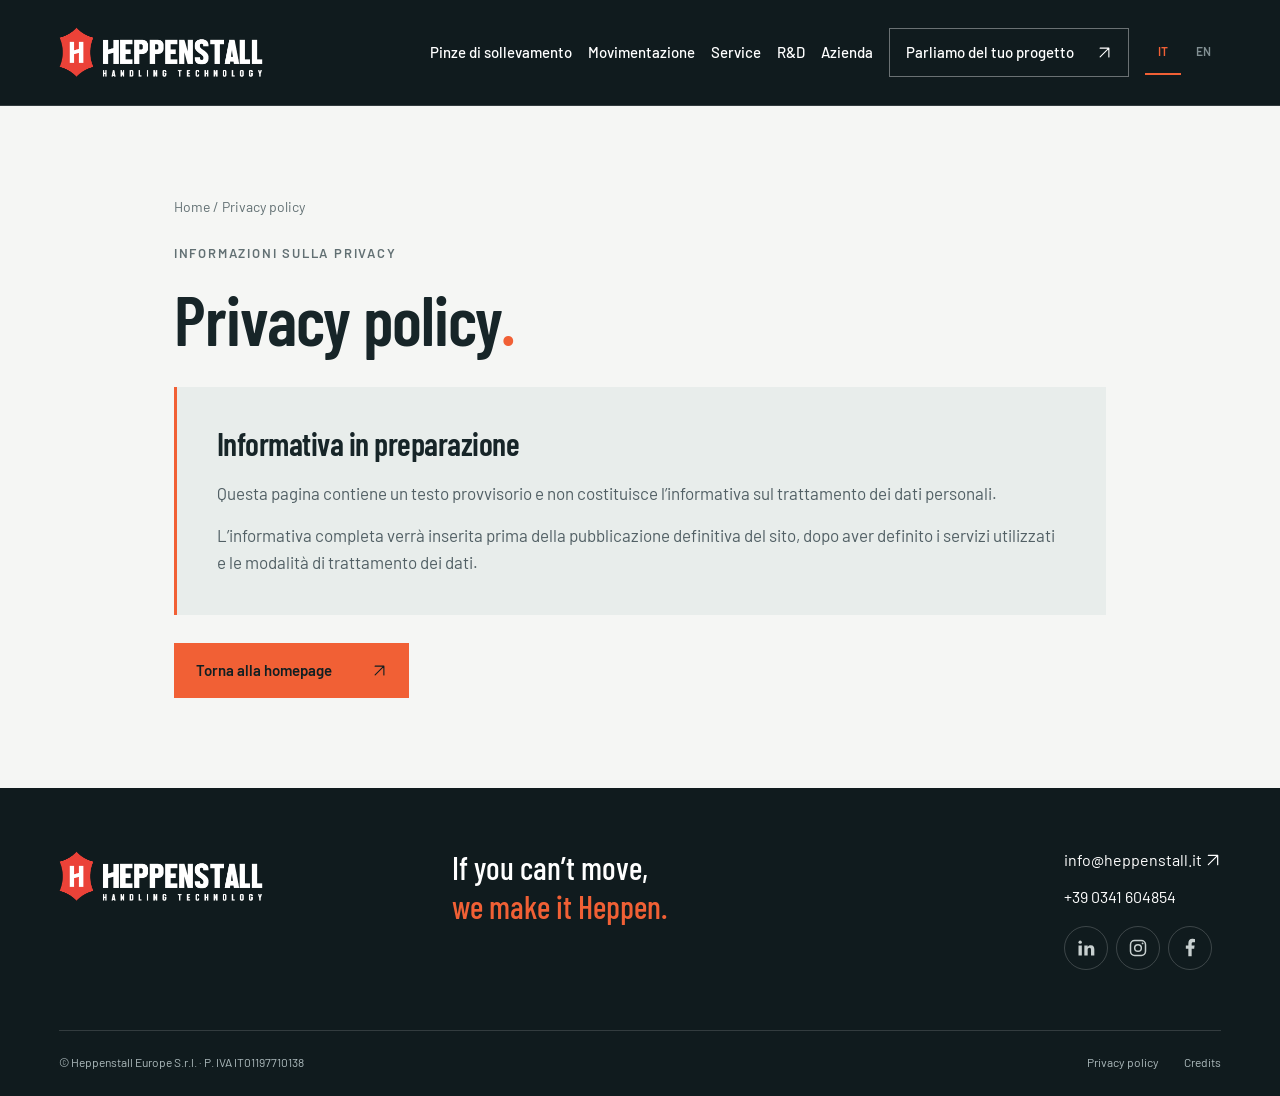
<file: privacy-policy/index.html>
<!doctype html>
<html lang="it">
<head>
  <meta charset="UTF-8">
  <meta name="viewport" content="width=device-width,initial-scale=1">
  <meta name="robots" content="noindex">
  <title>Privacy policy | Heppenstall Europe</title>
  <meta name="description" content="Pagina provvisoria dedicata all’informativa privacy di Heppenstall Europe.">
  <link rel="icon" href="/assets/favicon.png">
  <link rel="stylesheet" href="/style.css">
</head>
<body>
  <a class="skip" href="#main">Vai al contenuto</a>
  <header>
  <a class="brand" href="/" aria-label="Heppenstall Europe, homepage">
    <img src="/assets/logo.png" alt="Heppenstall Handling Technology" width="800" height="223" />
  </a>
  <button class="menu" aria-label="Menu" aria-expanded="false" aria-controls="nav"><span class="menu-icon" aria-hidden="true"></span></button>
  <nav id="nav">
    <a href="/steel-tongs/">Pinze di sollevamento</a>
    <a href="/handling-technology/">Movimentazione</a>
    <a href="/service-revamping/">Service</a>
    <a href="/research-development/">R&amp;D</a>
    <a href="/who-we-are/">Azienda</a>
    <a class="nav-contact" href="/contacts/">Parliamo del tuo progetto <span><svg class="icon-arrow" width="24" height="24" aria-hidden="true" focusable="false"><use href="../assets/icons.svg#arrow-up-right"></use></svg></span></a>
    <div class="language-switch" role="group" aria-label="Lingua">
      <a href="/privacy-policy/" lang="it" hreflang="it" aria-label="Italiano" aria-current="page">IT</a>
      <span lang="en" aria-disabled="true" aria-label="English: traduzione non ancora disponibile" title="Traduzione inglese non ancora disponibile">EN</span>
    </div>
  </nav>
</header>
  <main id="main">
    <section class="section privacy-page" aria-labelledby="privacy-title">
      <div class="breadcrumb"><a href="/">Home</a> / <span aria-current="page">Privacy policy</span></div>
      <span class="eyebrow">INFORMAZIONI SULLA PRIVACY</span>
      <h1 id="privacy-title">Privacy policy<span>.</span></h1>
      <div class="privacy-placeholder">
        <h2>Informativa in preparazione</h2>
        <p>Questa pagina contiene un testo provvisorio e non costituisce l’informativa sul trattamento dei dati personali.</p>
        <p>L’informativa completa verrà inserita prima della pubblicazione definitiva del sito, dopo aver definito i servizi utilizzati e le modalità di trattamento dei dati.</p>
      </div>
      <a class="button" href="/">Torna alla homepage <span><svg class="icon-arrow" width="24" height="24" aria-hidden="true" focusable="false"><use href="../assets/icons.svg#arrow-up-right"></use></svg></span></a>
    </section>
  </main>
  <footer>
      <div class="foot-top">
        <a class="brand" href="/">
          <img
            src="/assets/logo.png"
            alt="Heppenstall Europe"
            width="800"
            height="223"
          />
        </a>
        <p>
          If you can’t move,<br />
          <strong>we make it Heppen.</strong>
        </p>
        <div>
          <a href="mailto:info@heppenstall.it">info@heppenstall.it <svg class="icon-arrow" width="24" height="24" aria-hidden="true" focusable="false"><use href="../assets/icons.svg#arrow-up-right"></use></svg></a>
          <a href="tel:+390341604854">+39 0341 604854</a>
          <div class="footer-socials">
            <a href="https://www.linkedin.com/company/heppenstall-europe-srl/" target="_blank" rel="noopener noreferrer" aria-label="LinkedIn" title="LinkedIn">
              <svg viewBox="0 0 24 24" width="20" height="20" aria-hidden="true" focusable="false"><circle cx="5" cy="5" r="2" fill="currentColor"/><path d="M3 9h4v12H3zM10 9h4v1.7c1-1.5 2.2-2 3.8-2 3.2 0 4.2 2.1 4.2 5V21h-4v-6.5c0-1.6-.3-2.7-1.8-2.7-1.7 0-2.2 1.2-2.2 2.7V21h-4z" fill="currentColor"/></svg>
            </a>
            <a href="https://www.instagram.com/heppenstalleurope/" target="_blank" rel="noopener noreferrer" aria-label="Instagram" title="Instagram">
              <svg viewBox="0 0 24 24" width="20" height="20" aria-hidden="true" focusable="false"><rect x="3" y="3" width="18" height="18" rx="5" fill="none" stroke="currentColor" stroke-width="1.8"/><circle cx="12" cy="12" r="4" fill="none" stroke="currentColor" stroke-width="1.8"/><circle cx="17.5" cy="6.5" r="1.1" fill="currentColor"/></svg>
            </a>
            <a href="https://www.facebook.com/people/Heppenstall-Europe-SRL/100085862545974/" target="_blank" rel="noopener noreferrer" aria-label="Facebook" title="Facebook">
              <svg viewBox="0 0 24 24" width="20" height="20" aria-hidden="true" focusable="false"><path d="M14 22v-9h3l.5-4H14V7c0-1.2.4-2 2-2h2V1.4c-.5-.1-1.8-.4-3.2-.4C11.6 1 10 3 10 6.5V9H7v4h3v9z" fill="currentColor"/></svg>
            </a>
          </div>
        </div>
      </div>
      <div class="foot-bottom">
        <span>© Heppenstall Europe S.r.l. · P. IVA IT01197710138</span>
        <div>
          <a href="/privacy-policy/">Privacy policy</a>
          <a href="https://fulviodipietro.it/">Credits</a>
        </div>
      </div>
    </footer>
  <script src="/app.js"></script>
</body>
</html>
</file>
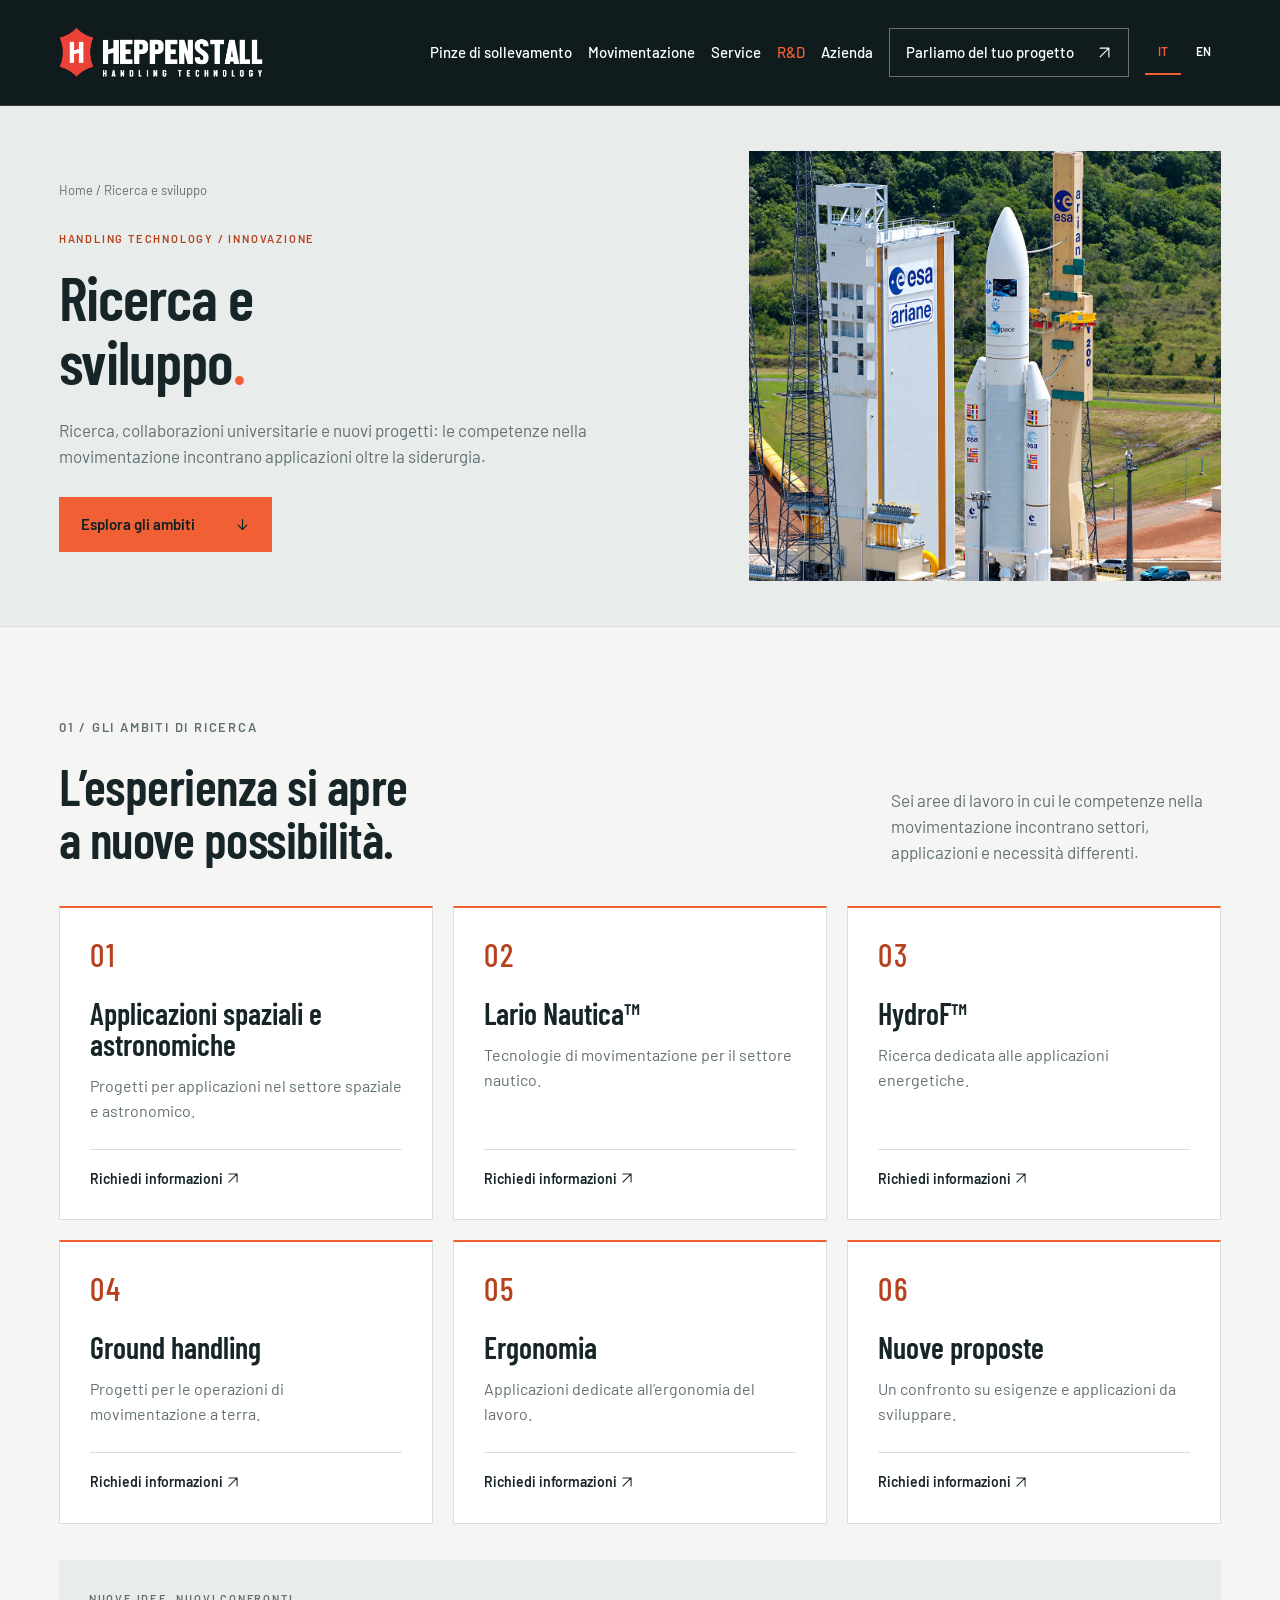
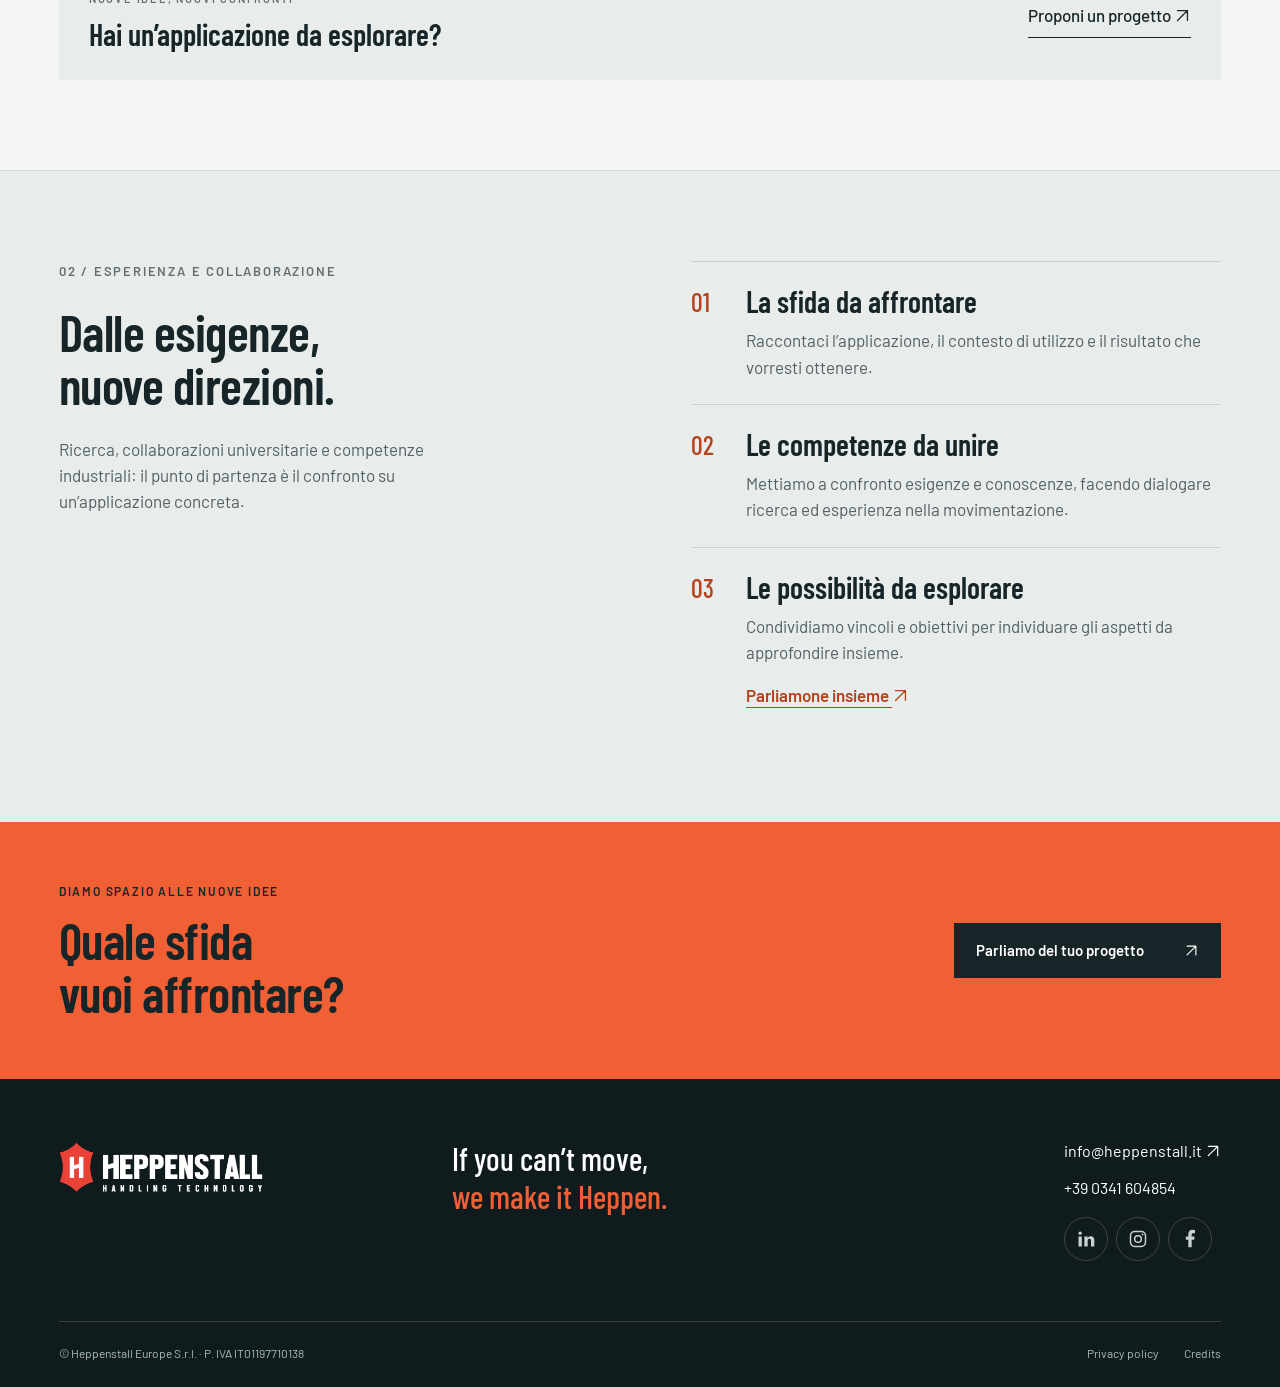
<file: research-development/index.html>
<!doctype html>
<html lang="it">
<head>
<meta charset="UTF-8">
<meta name="viewport" content="width=device-width,initial-scale=1">
<title>Ricerca & sviluppo | Heppenstall Europe</title>
<meta name="description" content="Ricerca e sviluppo Heppenstall: collaborazioni universitarie e nuove applicazioni nella movimentazione, dalla nautica all’energia e al settore spaziale.">
<link rel="icon" href="/assets/favicon.png">
<link rel="stylesheet" href="/style.css">
<link rel="alternate" hreflang="it" href="/research-development/">
<link rel="alternate" hreflang="en" href="/en/research-development/">
</head>
<body class="product-page research-page">
<a class="skip" href="#main">Vai al contenuto</a>
<header>
  <a class="brand" href="/" aria-label="Heppenstall Europe, homepage">
    <img src="/assets/logo.png" alt="Heppenstall Handling Technology" width="800" height="223" />
  </a>
  <button class="menu" aria-label="Menu" aria-expanded="false" aria-controls="nav"><span class="menu-icon" aria-hidden="true"></span></button>
  <nav id="nav">
    <a href="/steel-tongs/">Pinze di sollevamento</a>
    <a href="/handling-technology/">Movimentazione</a>
    <a href="/service-revamping/">Service</a>
    <a href="/research-development/" aria-current="page">R&amp;D</a>
    <a href="/who-we-are/">Azienda</a>
    <a class="nav-contact" href="/contacts/">Parliamo del tuo progetto <span><svg class="icon-arrow" width="24" height="24" aria-hidden="true" focusable="false"><use href="../assets/icons.svg#arrow-up-right"></use></svg></span></a>
    <div class="language-switch" role="group" aria-label="Lingua">
      <a href="/research-development/" lang="it" hreflang="it" aria-label="Italiano" aria-current="page">IT</a>
      <a href="/en/research-development/" lang="en" hreflang="en" aria-label="English">EN</a>
    </div>
  </nav>
</header>


<main id="main">
<section class="product-hero section" aria-labelledby="research-title">
<div class="product-intro">
<div class="breadcrumb"><a href="/">Home</a> / <span aria-current="page">Ricerca e sviluppo</span></div>
<span class="eyebrow">HANDLING TECHNOLOGY / INNOVAZIONE</span>
<h1 id="research-title">Ricerca e<br>sviluppo<span>.</span></h1>
<p>Ricerca, collaborazioni universitarie e nuovi progetti: le competenze nella movimentazione incontrano applicazioni oltre la siderurgia.</p>
<a href="#ambiti" class="button">Esplora gli ambiti <span><svg class="icon-arrow" width="24" height="24" aria-hidden="true" focusable="false"><use href="../assets/icons.svg#arrow-down"></use></svg></span></a>
</div>
<figure class="product-visual">
<img src="/assets/researchanddevelopment.webp" alt="Lanciatore spaziale e strutture della piattaforma di lancio" class="product-image">
</figure>
</section>
<section class="section catalog" id="ambiti" aria-labelledby="areas-title">
<div class="section-heading">
<div><span class="eyebrow">01 / GLI AMBITI DI RICERCA</span>
<h2 id="areas-title">L’esperienza si apre<br>a nuove possibilità.</h2></div>
<p>Sei aree di lavoro in cui le competenze nella movimentazione incontrano settori, applicazioni e necessità differenti.</p>
</div>
<div class="items">
<article class="item">
<span class="item-number">01</span>
<h3>Applicazioni spaziali e astronomiche</h3>
<p>Progetti per applicazioni nel settore spaziale e astronomico.</p>
<a href="mailto:info@heppenstall.it?subject=Informazioni%20-%20Applicazioni%20spaziali%20e%20astronomiche">Richiedi informazioni <svg class="icon-arrow" width="24" height="24" aria-hidden="true" focusable="false"><use href="../assets/icons.svg#arrow-up-right"></use></svg></a>
</article>
<article class="item">
<span class="item-number">02</span>
<h3>Lario Nautica™</h3>
<p>Tecnologie di movimentazione per il settore nautico.</p>
<a href="mailto:info@heppenstall.it?subject=Informazioni%20-%20Lario%20Nautica™">Richiedi informazioni <svg class="icon-arrow" width="24" height="24" aria-hidden="true" focusable="false"><use href="../assets/icons.svg#arrow-up-right"></use></svg></a>
</article>
<article class="item">
<span class="item-number">03</span>
<h3>HydroF™</h3>
<p>Ricerca dedicata alle applicazioni energetiche.</p>
<a href="mailto:info@heppenstall.it?subject=Informazioni%20-%20HydroF™">Richiedi informazioni <svg class="icon-arrow" width="24" height="24" aria-hidden="true" focusable="false"><use href="../assets/icons.svg#arrow-up-right"></use></svg></a>
</article>
<article class="item">
<span class="item-number">04</span>
<h3>Ground handling</h3>
<p>Progetti per le operazioni di movimentazione a terra.</p>
<a href="mailto:info@heppenstall.it?subject=Informazioni%20-%20Ground%20handling">Richiedi informazioni <svg class="icon-arrow" width="24" height="24" aria-hidden="true" focusable="false"><use href="../assets/icons.svg#arrow-up-right"></use></svg></a>
</article>
<article class="item">
<span class="item-number">05</span>
<h3>Ergonomia</h3>
<p>Applicazioni dedicate all’ergonomia del lavoro.</p>
<a href="mailto:info@heppenstall.it?subject=Informazioni%20-%20Ergonomia">Richiedi informazioni <svg class="icon-arrow" width="24" height="24" aria-hidden="true" focusable="false"><use href="../assets/icons.svg#arrow-up-right"></use></svg></a>
</article>
<article class="item">
<span class="item-number">06</span>
<h3>Nuove proposte</h3>
<p>Un confronto su esigenze e applicazioni da sviluppare.</p>
<a href="mailto:info@heppenstall.it?subject=Informazioni%20-%20Nuove%20proposte">Richiedi informazioni <svg class="icon-arrow" width="24" height="24" aria-hidden="true" focusable="false"><use href="../assets/icons.svg#arrow-up-right"></use></svg></a>
</article>
</div>
<div class="product-catalog-callout">
<div><span class="eyebrow">NUOVE IDEE, NUOVI CONFRONTI</span><h3>Hai un’applicazione da esplorare?</h3></div>
<a class="catalog-link" href="mailto:info@heppenstall.it?subject=Proposta%20di%20ricerca%20e%20sviluppo">Proponi un progetto <svg class="icon-arrow" width="24" height="24" aria-hidden="true" focusable="false"><use href="../assets/icons.svg#arrow-up-right"></use></svg></a>
</div>
</section>
<section class="section product-project" aria-labelledby="collaboration-title">
<div>
<span class="eyebrow">02 / ESPERIENZA E COLLABORAZIONE</span>
<h2 id="collaboration-title">Dalle esigenze,<br>nuove direzioni.</h2>
<p>Ricerca, collaborazioni universitarie e competenze industriali: il punto di partenza è il confronto su un’applicazione concreta.</p>
</div>
<ol>
<li><span>01</span><div><h3>La sfida da affrontare</h3><p>Raccontaci l’applicazione, il contesto di utilizzo e il risultato che vorresti ottenere.</p></div></li>
<li><span>02</span><div><h3>Le competenze da unire</h3><p>Mettiamo a confronto esigenze e conoscenze, facendo dialogare ricerca ed esperienza nella movimentazione.</p></div></li>
<li><span>03</span><div><h3>Le possibilità da esplorare</h3><p>Condividiamo vincoli e obiettivi per individuare gli aspetti da approfondire insieme.</p><a href="/contacts/">Parliamone insieme <svg class="icon-arrow" width="24" height="24" aria-hidden="true" focusable="false"><use href="../assets/icons.svg#arrow-up-right"></use></svg></a></div></li>
</ol>
</section>
<section class="cta">
<div>
<span class="eyebrow">DIAMO SPAZIO ALLE NUOVE IDEE</span>
<h2>Quale sfida<br>vuoi affrontare?</h2>
</div>
<a class="button light" href="/contacts/">Parliamo del tuo progetto <span><svg class="icon-arrow" width="24" height="24" aria-hidden="true" focusable="false"><use href="../assets/icons.svg#arrow-up-right"></use></svg></span>
</a>
</section>
</main>
<footer>
      <div class="foot-top">
        <a class="brand" href="/">
          <img
            src="/assets/logo.png"
            alt="Heppenstall Europe"
            width="800"
            height="223"
          />
        </a>
        <p>
          If you can’t move,<br />
          <strong>we make it Heppen.</strong>
        </p>
        <div>
          <a href="mailto:info@heppenstall.it">info@heppenstall.it <svg class="icon-arrow" width="24" height="24" aria-hidden="true" focusable="false"><use href="../assets/icons.svg#arrow-up-right"></use></svg></a>
          <a href="tel:+390341604854">+39 0341 604854</a>
          <div class="footer-socials">
            <a href="https://www.linkedin.com/company/heppenstall-europe-srl/" target="_blank" rel="noopener noreferrer" aria-label="LinkedIn" title="LinkedIn">
              <svg viewBox="0 0 24 24" width="20" height="20" aria-hidden="true" focusable="false"><circle cx="5" cy="5" r="2" fill="currentColor"/><path d="M3 9h4v12H3zM10 9h4v1.7c1-1.5 2.2-2 3.8-2 3.2 0 4.2 2.1 4.2 5V21h-4v-6.5c0-1.6-.3-2.7-1.8-2.7-1.7 0-2.2 1.2-2.2 2.7V21h-4z" fill="currentColor"/></svg>
            </a>
            <a href="https://www.instagram.com/heppenstalleurope/" target="_blank" rel="noopener noreferrer" aria-label="Instagram" title="Instagram">
              <svg viewBox="0 0 24 24" width="20" height="20" aria-hidden="true" focusable="false"><rect x="3" y="3" width="18" height="18" rx="5" fill="none" stroke="currentColor" stroke-width="1.8"/><circle cx="12" cy="12" r="4" fill="none" stroke="currentColor" stroke-width="1.8"/><circle cx="17.5" cy="6.5" r="1.1" fill="currentColor"/></svg>
            </a>
            <a href="https://www.facebook.com/people/Heppenstall-Europe-SRL/100085862545974/" target="_blank" rel="noopener noreferrer" aria-label="Facebook" title="Facebook">
              <svg viewBox="0 0 24 24" width="20" height="20" aria-hidden="true" focusable="false"><path d="M14 22v-9h3l.5-4H14V7c0-1.2.4-2 2-2h2V1.4c-.5-.1-1.8-.4-3.2-.4C11.6 1 10 3 10 6.5V9H7v4h3v9z" fill="currentColor"/></svg>
            </a>
          </div>
        </div>
      </div>
      <div class="foot-bottom">
        <span>© Heppenstall Europe S.r.l. · P. IVA IT01197710138</span>
        <div>
          <a href="/privacy-policy/">Privacy policy</a>
          <a href="https://fulviodipietro.it/">Credits</a>
        </div>
      </div>
    </footer>


<script src="/app.js">
</script>
</body>
</html>
</file>
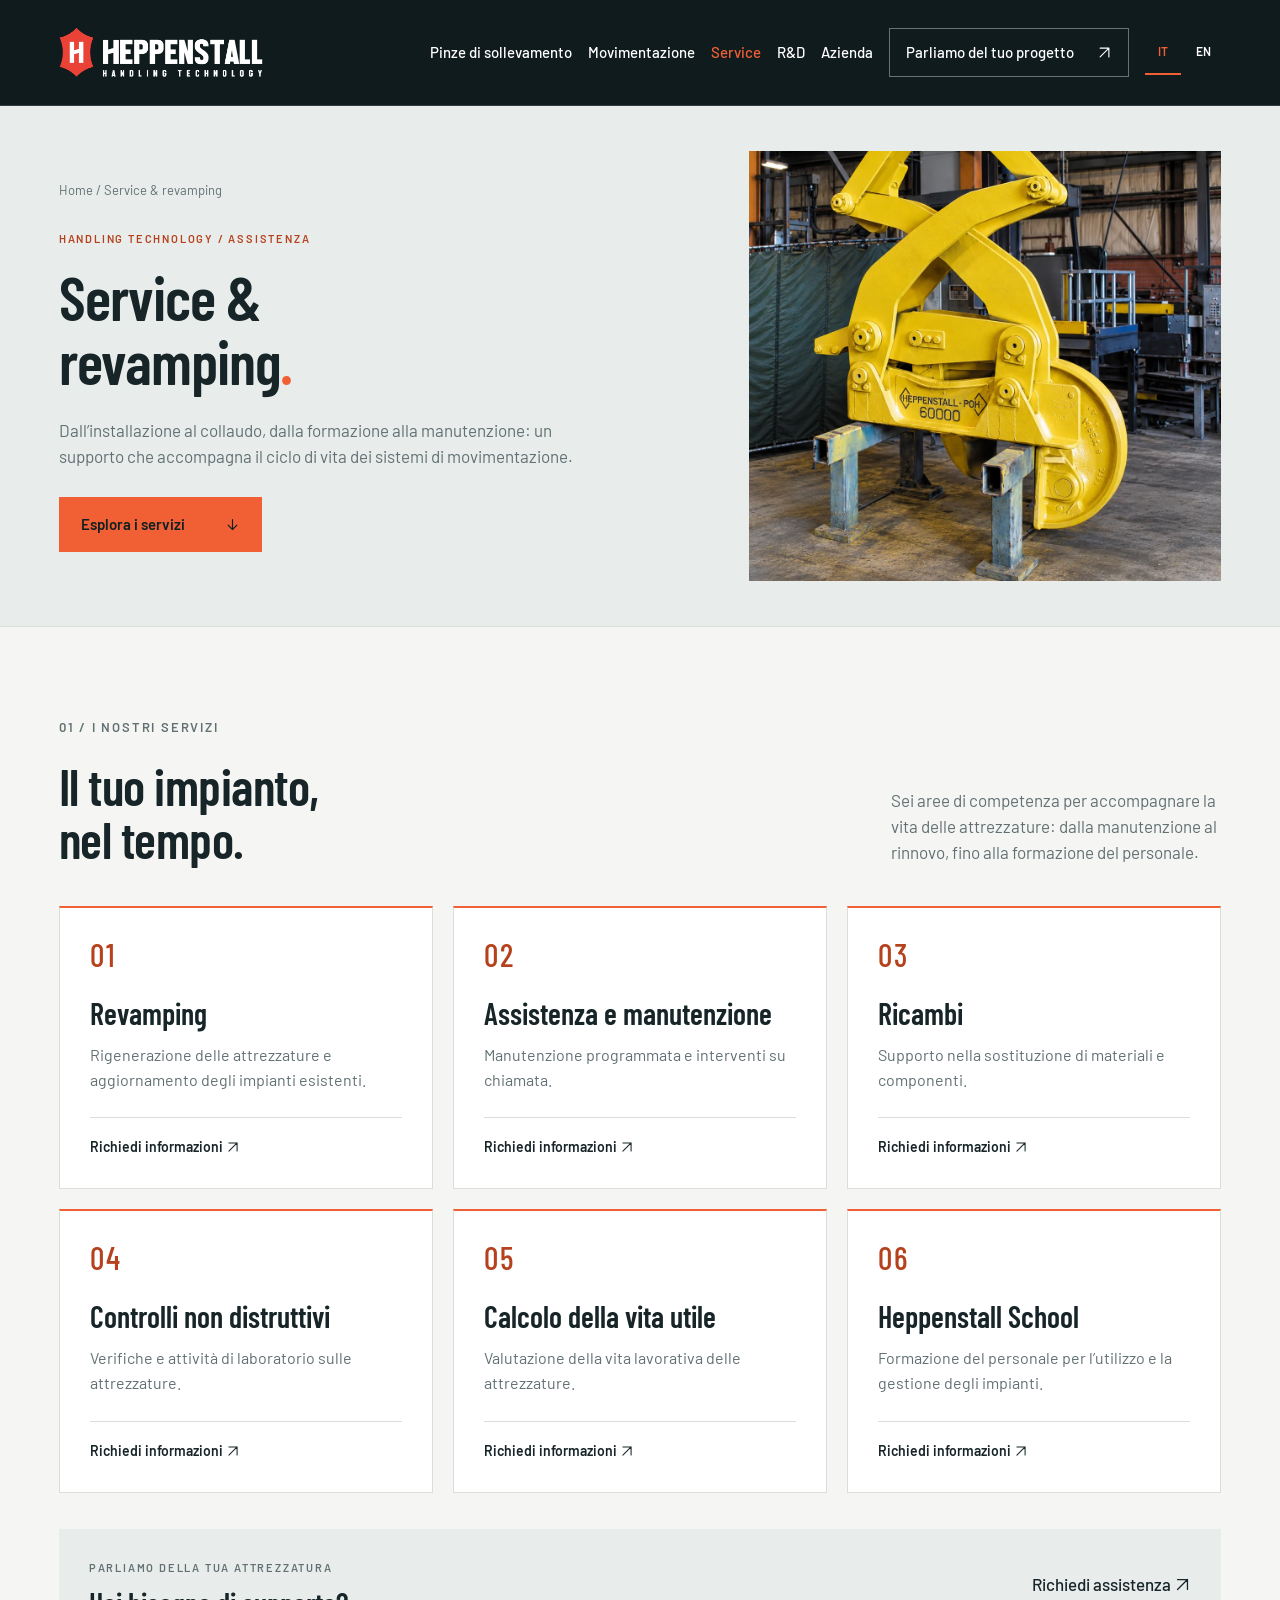
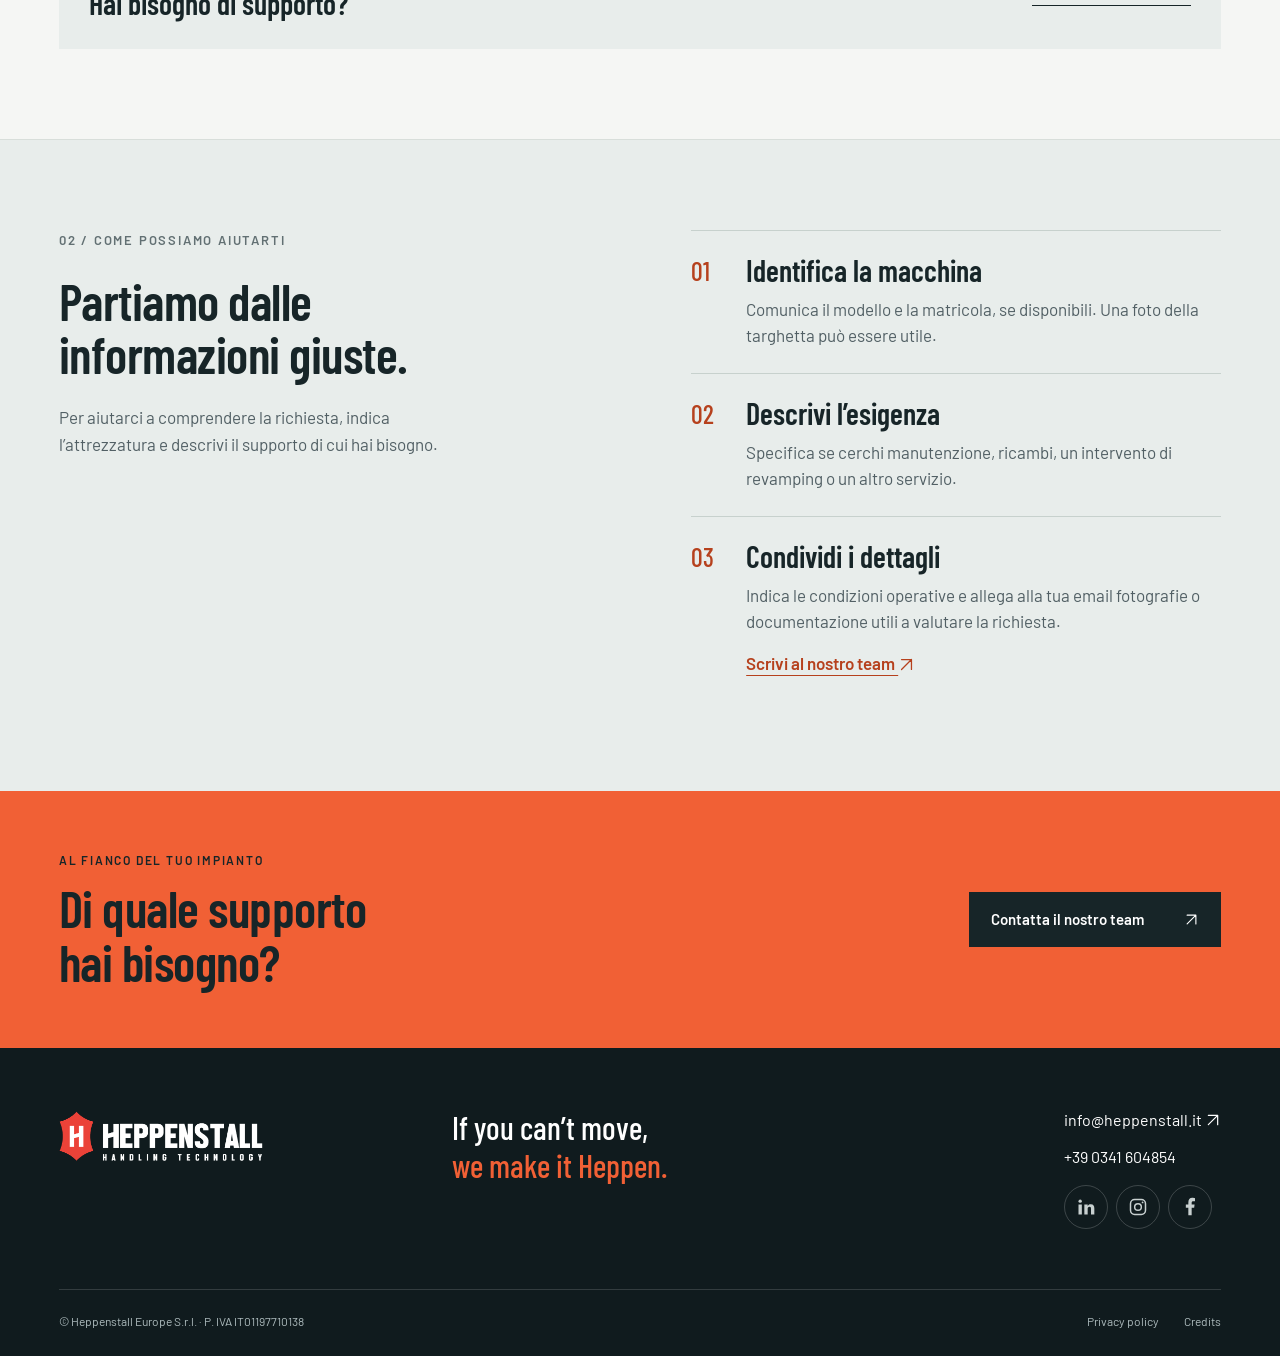
<file: service-revamping/index.html>
<!doctype html>
<html lang="it">
<head>
<meta charset="UTF-8">
<meta name="viewport" content="width=device-width,initial-scale=1">
<title>Service & revamping | Heppenstall Europe</title>
<meta name="description" content="Assistenza, manutenzione, ricambi e revamping per i sistemi di movimentazione. Scopri i servizi Heppenstall e richiedi supporto per il tuo impianto.">
<link rel="icon" href="/assets/favicon.png">
<link rel="stylesheet" href="/style.css">
<link rel="alternate" hreflang="it" href="/service-revamping/">
<link rel="alternate" hreflang="en" href="/en/service-revamping/">
</head>
<body class="product-page service-page">
<a class="skip" href="#main">Vai al contenuto</a>
<header>
  <a class="brand" href="/" aria-label="Heppenstall Europe, homepage">
    <img src="/assets/logo.png" alt="Heppenstall Handling Technology" width="800" height="223" />
  </a>
  <button class="menu" aria-label="Menu" aria-expanded="false" aria-controls="nav"><span class="menu-icon" aria-hidden="true"></span></button>
  <nav id="nav">
    <a href="/steel-tongs/">Pinze di sollevamento</a>
    <a href="/handling-technology/">Movimentazione</a>
    <a href="/service-revamping/" aria-current="page">Service</a>
    <a href="/research-development/">R&amp;D</a>
    <a href="/who-we-are/">Azienda</a>
    <a class="nav-contact" href="/contacts/">Parliamo del tuo progetto <span><svg class="icon-arrow" width="24" height="24" aria-hidden="true" focusable="false"><use href="../assets/icons.svg#arrow-up-right"></use></svg></span></a>
    <div class="language-switch" role="group" aria-label="Lingua">
      <a href="/service-revamping/" lang="it" hreflang="it" aria-label="Italiano" aria-current="page">IT</a>
      <a href="/en/service-revamping/" lang="en" hreflang="en" aria-label="English">EN</a>
    </div>
  </nav>
</header>


<main id="main">
<section class="product-hero section" aria-labelledby="service-title">
<div class="product-intro">
<div class="breadcrumb"><a href="/">Home</a> / <span aria-current="page">Service &amp; revamping</span></div>
<span class="eyebrow">HANDLING TECHNOLOGY / ASSISTENZA</span>
<h1 id="service-title">Service &amp;<br>revamping<span>.</span></h1>
<p>Dall’installazione al collaudo, dalla formazione alla manutenzione: un supporto che accompagna il ciclo di vita dei sistemi di movimentazione.</p>
<a href="#servizi" class="button">Esplora i servizi <span><svg class="icon-arrow" width="24" height="24" aria-hidden="true" focusable="false"><use href="../assets/icons.svg#arrow-down"></use></svg></span></a>
</div>
<figure class="product-visual">
<img src="/assets/service.webp" alt="Pinza Heppenstall revisionata e verniciata" class="product-image">
</figure>
</section>
<section class="section catalog" id="servizi" aria-labelledby="services-title">
<div class="section-heading">
<div>
<span class="eyebrow">01 / I NOSTRI SERVIZI</span>
<h2 id="services-title">Il tuo impianto,<br>nel tempo.</h2>
</div>
<p>Sei aree di competenza per accompagnare la vita delle attrezzature: dalla manutenzione al rinnovo, fino alla formazione del personale.</p>
</div>
<div class="items">
<article class="item">
<span class="item-number">01</span>
<h3>Revamping</h3>
<p>Rigenerazione delle attrezzature e aggiornamento degli impianti esistenti.</p>
<a href="mailto:info@heppenstall.it?subject=Informazioni%20-%20Revamping">Richiedi informazioni <svg class="icon-arrow" width="24" height="24" aria-hidden="true" focusable="false"><use href="../assets/icons.svg#arrow-up-right"></use></svg></a>
</article>
<article class="item">
<span class="item-number">02</span>
<h3>Assistenza e manutenzione</h3>
<p>Manutenzione programmata e interventi su chiamata.</p>
<a href="mailto:info@heppenstall.it?subject=Informazioni%20-%20Assistenza%20e%20manutenzione">Richiedi informazioni <svg class="icon-arrow" width="24" height="24" aria-hidden="true" focusable="false"><use href="../assets/icons.svg#arrow-up-right"></use></svg></a>
</article>
<article class="item">
<span class="item-number">03</span>
<h3>Ricambi</h3>
<p>Supporto nella sostituzione di materiali e componenti.</p>
<a href="mailto:info@heppenstall.it?subject=Informazioni%20-%20Ricambi">Richiedi informazioni <svg class="icon-arrow" width="24" height="24" aria-hidden="true" focusable="false"><use href="../assets/icons.svg#arrow-up-right"></use></svg></a>
</article>
<article class="item">
<span class="item-number">04</span>
<h3>Controlli non distruttivi</h3>
<p>Verifiche e attività di laboratorio sulle attrezzature.</p>
<a href="mailto:info@heppenstall.it?subject=Informazioni%20-%20Controlli%20non%20distruttivi">Richiedi informazioni <svg class="icon-arrow" width="24" height="24" aria-hidden="true" focusable="false"><use href="../assets/icons.svg#arrow-up-right"></use></svg></a>
</article>
<article class="item">
<span class="item-number">05</span>
<h3>Calcolo della vita utile</h3>
<p>Valutazione della vita lavorativa delle attrezzature.</p>
<a href="mailto:info@heppenstall.it?subject=Informazioni%20-%20Calcolo%20della%20vita%20utile">Richiedi informazioni <svg class="icon-arrow" width="24" height="24" aria-hidden="true" focusable="false"><use href="../assets/icons.svg#arrow-up-right"></use></svg></a>
</article>
<article class="item">
<span class="item-number">06</span>
<h3>Heppenstall School</h3>
<p>Formazione del personale per l’utilizzo e la gestione degli impianti.</p>
<a href="mailto:info@heppenstall.it?subject=Informazioni%20-%20Heppenstall%20School">Richiedi informazioni <svg class="icon-arrow" width="24" height="24" aria-hidden="true" focusable="false"><use href="../assets/icons.svg#arrow-up-right"></use></svg></a>
</article>
</div>
<div class="product-catalog-callout">
<div><span class="eyebrow">PARLIAMO DELLA TUA ATTREZZATURA</span><h3>Hai bisogno di supporto?</h3></div>
<a class="catalog-link" href="mailto:info@heppenstall.it?subject=Richiesta%20assistenza%20Heppenstall">Richiedi assistenza <svg class="icon-arrow" width="24" height="24" aria-hidden="true" focusable="false"><use href="../assets/icons.svg#arrow-up-right"></use></svg></a>
</div>
</section>
<section class="section product-project" aria-labelledby="support-title">
<div>
<span class="eyebrow">02 / COME POSSIAMO AIUTARTI</span>
<h2 id="support-title">Partiamo dalle<br>informazioni giuste.</h2>
<p>Per aiutarci a comprendere la richiesta, indica l’attrezzatura e descrivi il supporto di cui hai bisogno.</p>
</div>
<ol>
<li><span>01</span><div><h3>Identifica la macchina</h3><p>Comunica il modello e la matricola, se disponibili. Una foto della targhetta può essere utile.</p></div></li>
<li><span>02</span><div><h3>Descrivi l’esigenza</h3><p>Specifica se cerchi manutenzione, ricambi, un intervento di revamping o un altro servizio.</p></div></li>
<li><span>03</span><div><h3>Condividi i dettagli</h3><p>Indica le condizioni operative e allega alla tua email fotografie o documentazione utili a valutare la richiesta.</p><a href="mailto:info@heppenstall.it?subject=Richiesta%20assistenza%20Heppenstall">Scrivi al nostro team <svg class="icon-arrow" width="24" height="24" aria-hidden="true" focusable="false"><use href="../assets/icons.svg#arrow-up-right"></use></svg></a></div></li>
</ol>
</section>
<section class="cta">
<div>
<span class="eyebrow">AL FIANCO DEL TUO IMPIANTO</span>
<h2>Di quale supporto<br>hai bisogno?</h2>
</div>
<a class="button light" href="/contacts/">Contatta il nostro team <span><svg class="icon-arrow" width="24" height="24" aria-hidden="true" focusable="false"><use href="../assets/icons.svg#arrow-up-right"></use></svg></span>
</a>
</section>
</main>
<footer>
      <div class="foot-top">
        <a class="brand" href="/">
          <img
            src="/assets/logo.png"
            alt="Heppenstall Europe"
            width="800"
            height="223"
          />
        </a>
        <p>
          If you can’t move,<br />
          <strong>we make it Heppen.</strong>
        </p>
        <div>
          <a href="mailto:info@heppenstall.it">info@heppenstall.it <svg class="icon-arrow" width="24" height="24" aria-hidden="true" focusable="false"><use href="../assets/icons.svg#arrow-up-right"></use></svg></a>
          <a href="tel:+390341604854">+39 0341 604854</a>
          <div class="footer-socials">
            <a href="https://www.linkedin.com/company/heppenstall-europe-srl/" target="_blank" rel="noopener noreferrer" aria-label="LinkedIn" title="LinkedIn">
              <svg viewBox="0 0 24 24" width="20" height="20" aria-hidden="true" focusable="false"><circle cx="5" cy="5" r="2" fill="currentColor"/><path d="M3 9h4v12H3zM10 9h4v1.7c1-1.5 2.2-2 3.8-2 3.2 0 4.2 2.1 4.2 5V21h-4v-6.5c0-1.6-.3-2.7-1.8-2.7-1.7 0-2.2 1.2-2.2 2.7V21h-4z" fill="currentColor"/></svg>
            </a>
            <a href="https://www.instagram.com/heppenstalleurope/" target="_blank" rel="noopener noreferrer" aria-label="Instagram" title="Instagram">
              <svg viewBox="0 0 24 24" width="20" height="20" aria-hidden="true" focusable="false"><rect x="3" y="3" width="18" height="18" rx="5" fill="none" stroke="currentColor" stroke-width="1.8"/><circle cx="12" cy="12" r="4" fill="none" stroke="currentColor" stroke-width="1.8"/><circle cx="17.5" cy="6.5" r="1.1" fill="currentColor"/></svg>
            </a>
            <a href="https://www.facebook.com/people/Heppenstall-Europe-SRL/100085862545974/" target="_blank" rel="noopener noreferrer" aria-label="Facebook" title="Facebook">
              <svg viewBox="0 0 24 24" width="20" height="20" aria-hidden="true" focusable="false"><path d="M14 22v-9h3l.5-4H14V7c0-1.2.4-2 2-2h2V1.4c-.5-.1-1.8-.4-3.2-.4C11.6 1 10 3 10 6.5V9H7v4h3v9z" fill="currentColor"/></svg>
            </a>
          </div>
        </div>
      </div>
      <div class="foot-bottom">
        <span>© Heppenstall Europe S.r.l. · P. IVA IT01197710138</span>
        <div>
          <a href="/privacy-policy/">Privacy policy</a>
          <a href="https://fulviodipietro.it/">Credits</a>
        </div>
      </div>
    </footer>


<script src="/app.js">
</script>
</body>
</html>
</file>
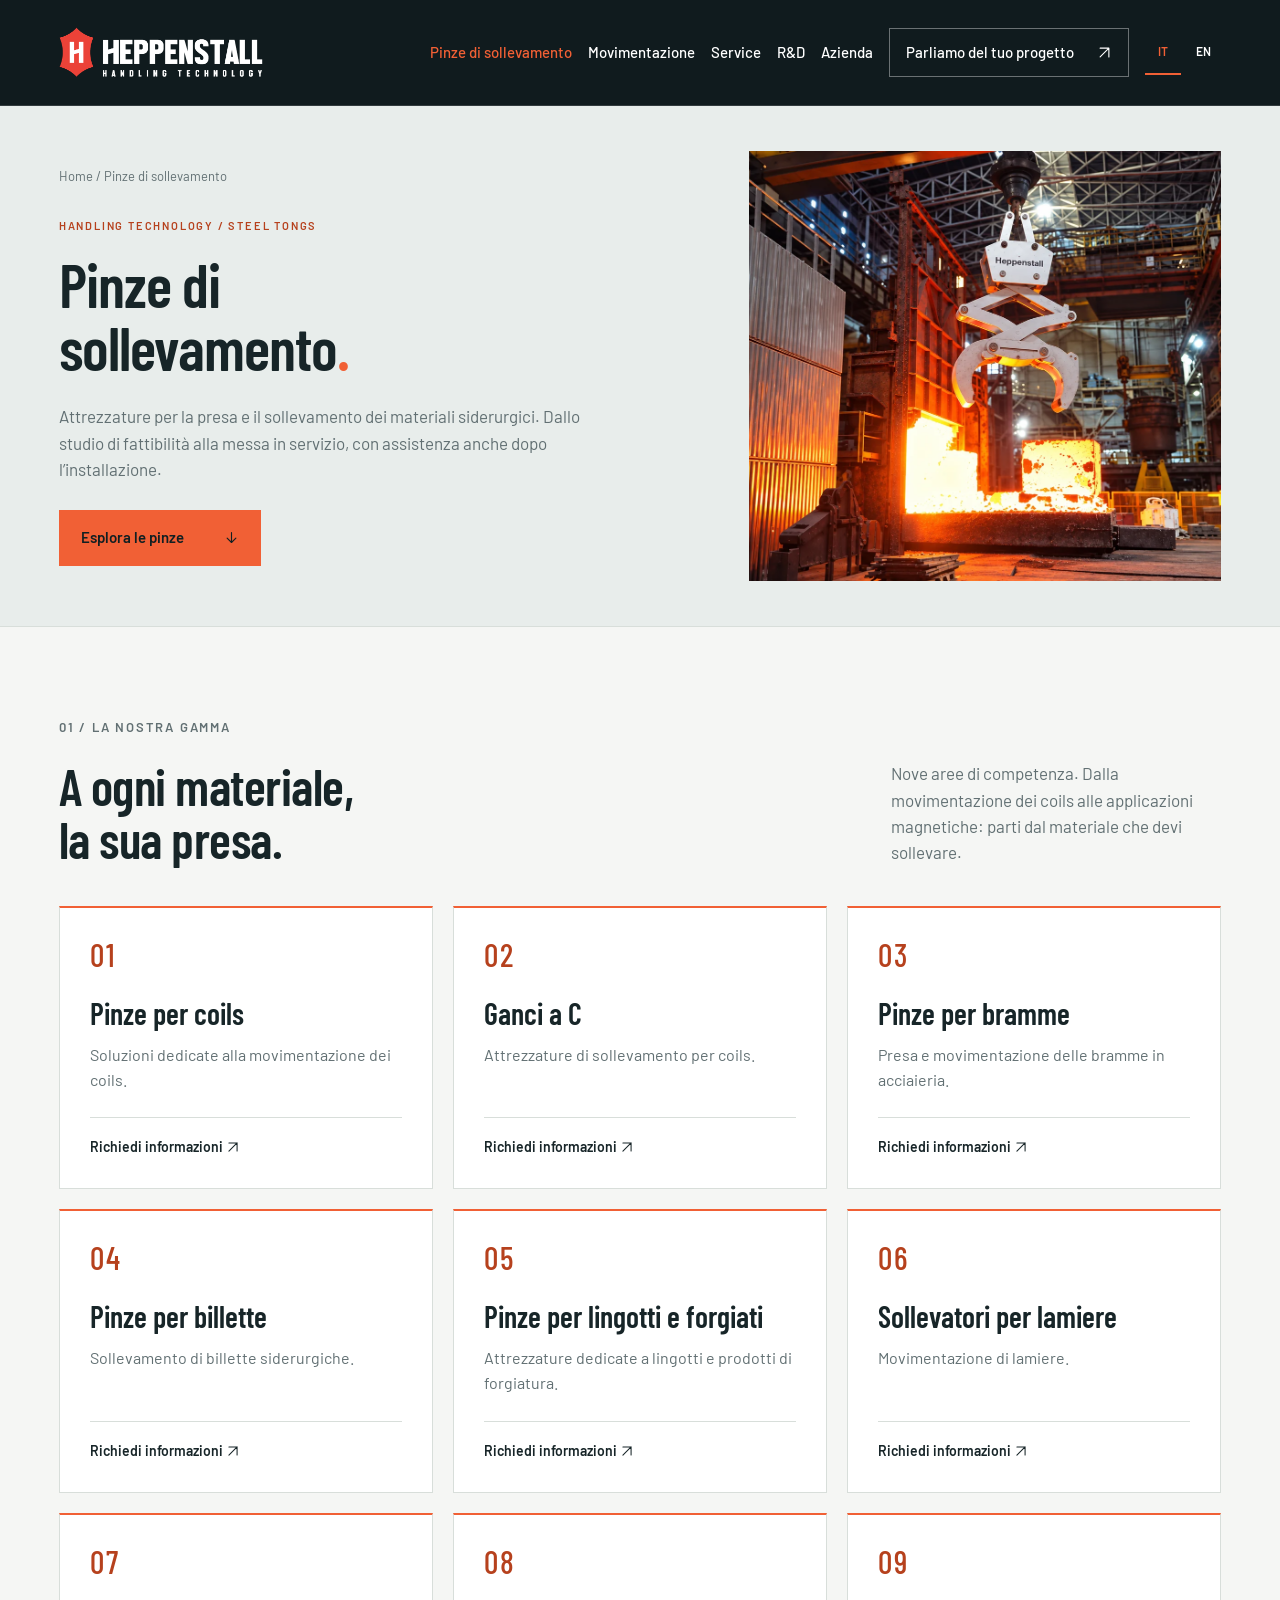
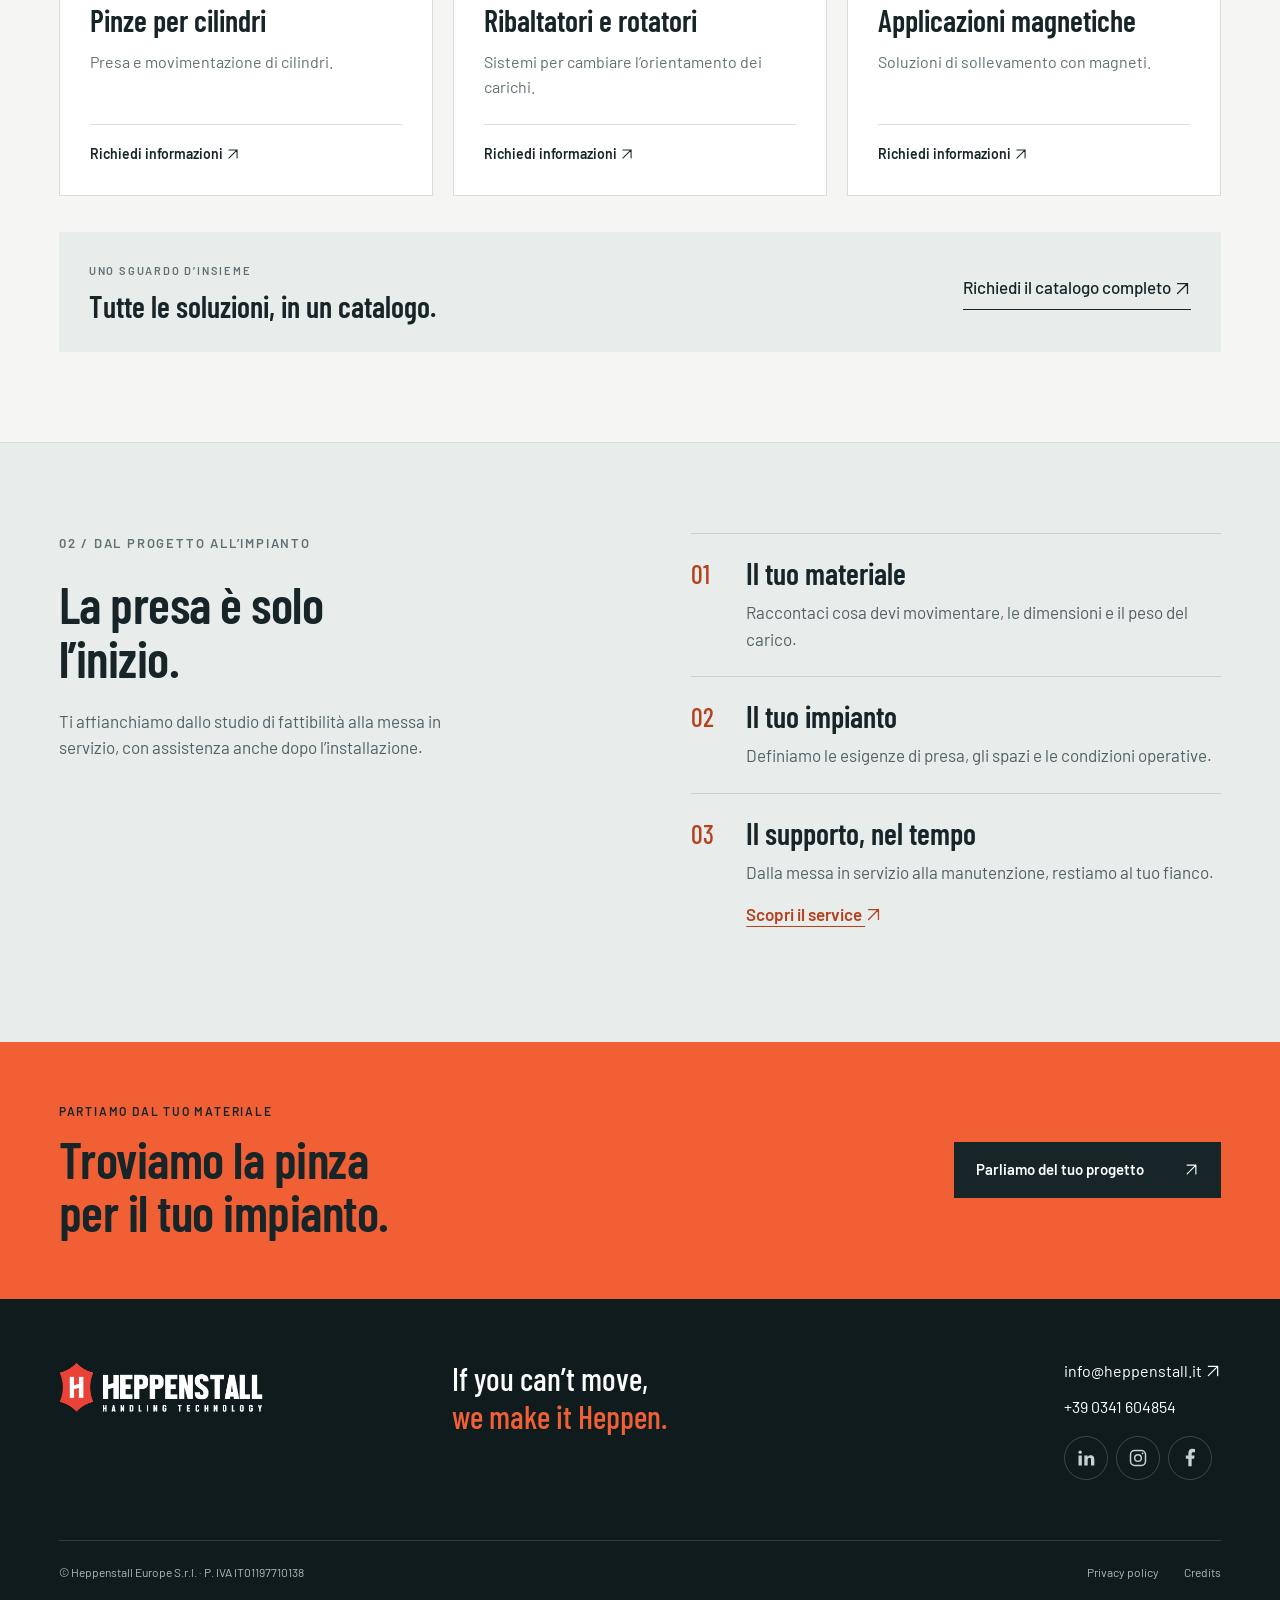
<file: steel-tongs/index.html>
<!doctype html>
<html lang="it">
  <head>
    <meta charset="UTF-8" />
    <meta name="viewport" content="width=device-width,initial-scale=1" />
    <title>Pinze di sollevamento | Heppenstall Europe</title>
    <meta
      name="description"
      content="Pinze per coils, bramme, billette e lingotti, ganci a C e sistemi di sollevamento. Scopri le soluzioni Heppenstall per il tuo impianto."
    />
    <link rel="icon" href="/assets/favicon.png" />
    <link rel="stylesheet" href="/style.css" />
    <link rel="alternate" hreflang="it" href="/steel-tongs/" />
    <link rel="alternate" hreflang="en" href="/en/steel-tongs/" />
  </head>
  <body class="product-page translated-page">
    <a class="skip" href="#main">Vai al contenuto</a>
    <header>
  <a class="brand" href="/" aria-label="Heppenstall Europe, homepage">
    <img src="/assets/logo.png" alt="Heppenstall Handling Technology" width="800" height="223" />
  </a>
  <button class="menu" aria-label="Menu" aria-expanded="false" aria-controls="nav"><span class="menu-icon" aria-hidden="true"></span></button>
  <nav id="nav">
    <a href="/steel-tongs/" aria-current="page">Pinze di sollevamento</a>
    <a href="/handling-technology/">Movimentazione</a>
    <a href="/service-revamping/">Service</a>
    <a href="/research-development/">R&amp;D</a>
    <a href="/who-we-are/">Azienda</a>
    <a class="nav-contact" href="/contacts/">Parliamo del tuo progetto <span><svg class="icon-arrow" width="24" height="24" aria-hidden="true" focusable="false"><use href="../assets/icons.svg#arrow-up-right"></use></svg></span></a>
    <div class="language-switch" role="group" aria-label="Lingua">
      <a href="/steel-tongs/" lang="it" hreflang="it" aria-label="Italiano" aria-current="page">IT</a>
      <a href="/en/steel-tongs/" lang="en" hreflang="en" aria-label="English">EN</a>
    </div>
  </nav>
</header>


    <main id="main">
      <section class="product-hero section" aria-labelledby="tongs-title">
        <div class="product-intro">
          <div class="breadcrumb"><a href="/">Home</a> / <span aria-current="page">Pinze di sollevamento</span></div>
          <span class="eyebrow">HANDLING TECHNOLOGY / STEEL TONGS</span>
          <h1 id="tongs-title">Pinze di<br />sollevamento<span>.</span></h1>
          <p>
            Attrezzature per la presa e il sollevamento dei materiali
            siderurgici. Dallo studio di fattibilità alla messa in servizio, con
            assistenza anche dopo l’installazione.
          </p>
          <a href="#gamma" class="button">Esplora le pinze <span><svg class="icon-arrow" width="24" height="24" aria-hidden="true" focusable="false"><use href="../assets/icons.svg#arrow-down"></use></svg></span></a>
        </div>
        <figure class="product-visual">
        <img
          src="/assets/tongs.webp"
          alt="Pinze di sollevamento Heppenstall"
          class="product-image"
        />
        </figure>
      </section>
      <section class="section catalog" id="gamma" aria-labelledby="range-title">
        <div class="section-heading">
          <div>
            <span class="eyebrow">01 / LA NOSTRA GAMMA</span>
            <h2 id="range-title">A ogni materiale,<br />la sua presa.</h2>
          </div>
          <p>Nove aree di competenza. Dalla movimentazione dei coils alle applicazioni magnetiche: parti dal materiale che devi sollevare.</p>
        </div>
        <div class="items">
          <article class="item">
            <span class="item-number">01</span>
            <h3>Pinze per coils</h3>
            <p>Soluzioni dedicate alla movimentazione dei coils.</p>
            <a
              href="mailto:info@heppenstall.it?subject=Informazioni%20-%20Pinze%20per%20coils"
              >Richiedi informazioni <svg class="icon-arrow" width="24" height="24" aria-hidden="true" focusable="false"><use href="../assets/icons.svg#arrow-up-right"></use></svg></a
            >
          </article>
          <article class="item">
            <span class="item-number">02</span>
            <h3>Ganci a C</h3>
            <p>Attrezzature di sollevamento per coils.</p>
            <a
              href="mailto:info@heppenstall.it?subject=Informazioni%20-%20Ganci%20a%20C"
              >Richiedi informazioni <svg class="icon-arrow" width="24" height="24" aria-hidden="true" focusable="false"><use href="../assets/icons.svg#arrow-up-right"></use></svg></a
            >
          </article>
          <article class="item">
            <span class="item-number">03</span>
            <h3>Pinze per bramme</h3>
            <p>Presa e movimentazione delle bramme in acciaieria.</p>
            <a
              href="mailto:info@heppenstall.it?subject=Informazioni%20-%20Pinze%20per%20bramme"
              >Richiedi informazioni <svg class="icon-arrow" width="24" height="24" aria-hidden="true" focusable="false"><use href="../assets/icons.svg#arrow-up-right"></use></svg></a
            >
          </article>
          <article class="item">
            <span class="item-number">04</span>
            <h3>Pinze per billette</h3>
            <p>Sollevamento di billette siderurgiche.</p>
            <a
              href="mailto:info@heppenstall.it?subject=Informazioni%20-%20Pinze%20per%20billette"
              >Richiedi informazioni <svg class="icon-arrow" width="24" height="24" aria-hidden="true" focusable="false"><use href="../assets/icons.svg#arrow-up-right"></use></svg></a
            >
          </article>
          <article class="item">
            <span class="item-number">05</span>
            <h3>Pinze per lingotti e forgiati</h3>
            <p>Attrezzature dedicate a lingotti e prodotti di forgiatura.</p>
            <a
              href="mailto:info@heppenstall.it?subject=Informazioni%20-%20Pinze%20per%20lingotti%20e%20forgiati"
              >Richiedi informazioni <svg class="icon-arrow" width="24" height="24" aria-hidden="true" focusable="false"><use href="../assets/icons.svg#arrow-up-right"></use></svg></a
            >
          </article>
          <article class="item">
            <span class="item-number">06</span>
            <h3>Sollevatori per lamiere</h3>
            <p>Movimentazione di lamiere.</p>
            <a
              href="mailto:info@heppenstall.it?subject=Informazioni%20-%20Sollevatori%20per%20lamiere"
              >Richiedi informazioni <svg class="icon-arrow" width="24" height="24" aria-hidden="true" focusable="false"><use href="../assets/icons.svg#arrow-up-right"></use></svg></a
            >
          </article>
          <article class="item">
            <span class="item-number">07</span>
            <h3>Pinze per cilindri</h3>
            <p>Presa e movimentazione di cilindri.</p>
            <a
              href="mailto:info@heppenstall.it?subject=Informazioni%20-%20Pinze%20per%20cilindri"
              >Richiedi informazioni <svg class="icon-arrow" width="24" height="24" aria-hidden="true" focusable="false"><use href="../assets/icons.svg#arrow-up-right"></use></svg></a
            >
          </article>
          <article class="item">
            <span class="item-number">08</span>
            <h3>Ribaltatori e rotatori</h3>
            <p>Sistemi per cambiare l’orientamento dei carichi.</p>
            <a
              href="mailto:info@heppenstall.it?subject=Informazioni%20-%20Ribaltatori%20e%20rotatori"
              >Richiedi informazioni <svg class="icon-arrow" width="24" height="24" aria-hidden="true" focusable="false"><use href="../assets/icons.svg#arrow-up-right"></use></svg></a
            >
          </article>
          <article class="item">
            <span class="item-number">09</span>
            <h3>Applicazioni magnetiche</h3>
            <p>Soluzioni di sollevamento con magneti.</p>
            <a
              href="mailto:info@heppenstall.it?subject=Informazioni%20-%20Applicazioni%20magnetiche"
              >Richiedi informazioni <svg class="icon-arrow" width="24" height="24" aria-hidden="true" focusable="false"><use href="../assets/icons.svg#arrow-up-right"></use></svg></a
            >
          </article>
        </div>
        <div class="product-catalog-callout">
          <div><span class="eyebrow">UNO SGUARDO D’INSIEME</span><h3>Tutte le soluzioni, in un catalogo.</h3></div>
        <a
          class="catalog-link"
          href="mailto:info@heppenstall.it?subject=Richiesta%20catalogo%20Heppenstall"
          >Richiedi il catalogo completo <svg class="icon-arrow" width="24" height="24" aria-hidden="true" focusable="false"><use href="../assets/icons.svg#arrow-up-right"></use></svg></a
        >
        </div>
      </section>
      <section class="section product-project" aria-labelledby="project-title">
        <div>
          <span class="eyebrow">02 / DAL PROGETTO ALL’IMPIANTO</span>
          <h2 id="project-title">La presa è solo<br />l’inizio.</h2>
          <p>Ti affianchiamo dallo studio di fattibilità alla messa in servizio, con assistenza anche dopo l’installazione.</p>
        </div>
        <ol>
          <li><span>01</span><div><h3>Il tuo materiale</h3><p>Raccontaci cosa devi movimentare, le dimensioni e il peso del carico.</p></div></li>
          <li><span>02</span><div><h3>Il tuo impianto</h3><p>Definiamo le esigenze di presa, gli spazi e le condizioni operative.</p></div></li>
          <li><span>03</span><div><h3>Il supporto, nel tempo</h3><p>Dalla messa in servizio alla manutenzione, restiamo al tuo fianco.</p><a href="/service-revamping/">Scopri il service <svg class="icon-arrow" width="24" height="24" aria-hidden="true" focusable="false"><use href="../assets/icons.svg#arrow-up-right"></use></svg></a></div></li>
        </ol>
      </section>
      <section class="cta">
        <div>
          <span class="eyebrow">PARTIAMO DAL TUO MATERIALE</span>
          <h2>Troviamo la pinza<br />per il tuo impianto.</h2>
        </div>
        <a class="button light" href="/contacts/"
          >Parliamo del tuo progetto <span><svg class="icon-arrow" width="24" height="24" aria-hidden="true" focusable="false"><use href="../assets/icons.svg#arrow-up-right"></use></svg></span>
        </a>
      </section>
    </main>
    <footer>
      <div class="foot-top">
        <a class="brand" href="/">
          <img
            src="/assets/logo.png"
            alt="Heppenstall Europe"
            width="800"
            height="223"
          />
        </a>
        <p>
          If you can’t move,<br />
          <strong>we make it Heppen.</strong>
        </p>
        <div>
          <a href="mailto:info@heppenstall.it">info@heppenstall.it <svg class="icon-arrow" width="24" height="24" aria-hidden="true" focusable="false"><use href="../assets/icons.svg#arrow-up-right"></use></svg></a>
          <a href="tel:+390341604854">+39 0341 604854</a>
          <div class="footer-socials">
            <a href="https://www.linkedin.com/company/heppenstall-europe-srl/" target="_blank" rel="noopener noreferrer" aria-label="LinkedIn" title="LinkedIn">
              <svg viewBox="0 0 24 24" width="20" height="20" aria-hidden="true" focusable="false"><circle cx="5" cy="5" r="2" fill="currentColor"/><path d="M3 9h4v12H3zM10 9h4v1.7c1-1.5 2.2-2 3.8-2 3.2 0 4.2 2.1 4.2 5V21h-4v-6.5c0-1.6-.3-2.7-1.8-2.7-1.7 0-2.2 1.2-2.2 2.7V21h-4z" fill="currentColor"/></svg>
            </a>
            <a href="https://www.instagram.com/heppenstalleurope/" target="_blank" rel="noopener noreferrer" aria-label="Instagram" title="Instagram">
              <svg viewBox="0 0 24 24" width="20" height="20" aria-hidden="true" focusable="false"><rect x="3" y="3" width="18" height="18" rx="5" fill="none" stroke="currentColor" stroke-width="1.8"/><circle cx="12" cy="12" r="4" fill="none" stroke="currentColor" stroke-width="1.8"/><circle cx="17.5" cy="6.5" r="1.1" fill="currentColor"/></svg>
            </a>
            <a href="https://www.facebook.com/people/Heppenstall-Europe-SRL/100085862545974/" target="_blank" rel="noopener noreferrer" aria-label="Facebook" title="Facebook">
              <svg viewBox="0 0 24 24" width="20" height="20" aria-hidden="true" focusable="false"><path d="M14 22v-9h3l.5-4H14V7c0-1.2.4-2 2-2h2V1.4c-.5-.1-1.8-.4-3.2-.4C11.6 1 10 3 10 6.5V9H7v4h3v9z" fill="currentColor"/></svg>
            </a>
          </div>
        </div>
      </div>
      <div class="foot-bottom">
        <span>© Heppenstall Europe S.r.l. · P. IVA IT01197710138</span>
        <div>
          <a href="/privacy-policy/">Privacy policy</a>
          <a href="https://fulviodipietro.it/">Credits</a>
        </div>
      </div>
    </footer>


    <script src="/app.js"></script>
  </body>
</html>
</file>
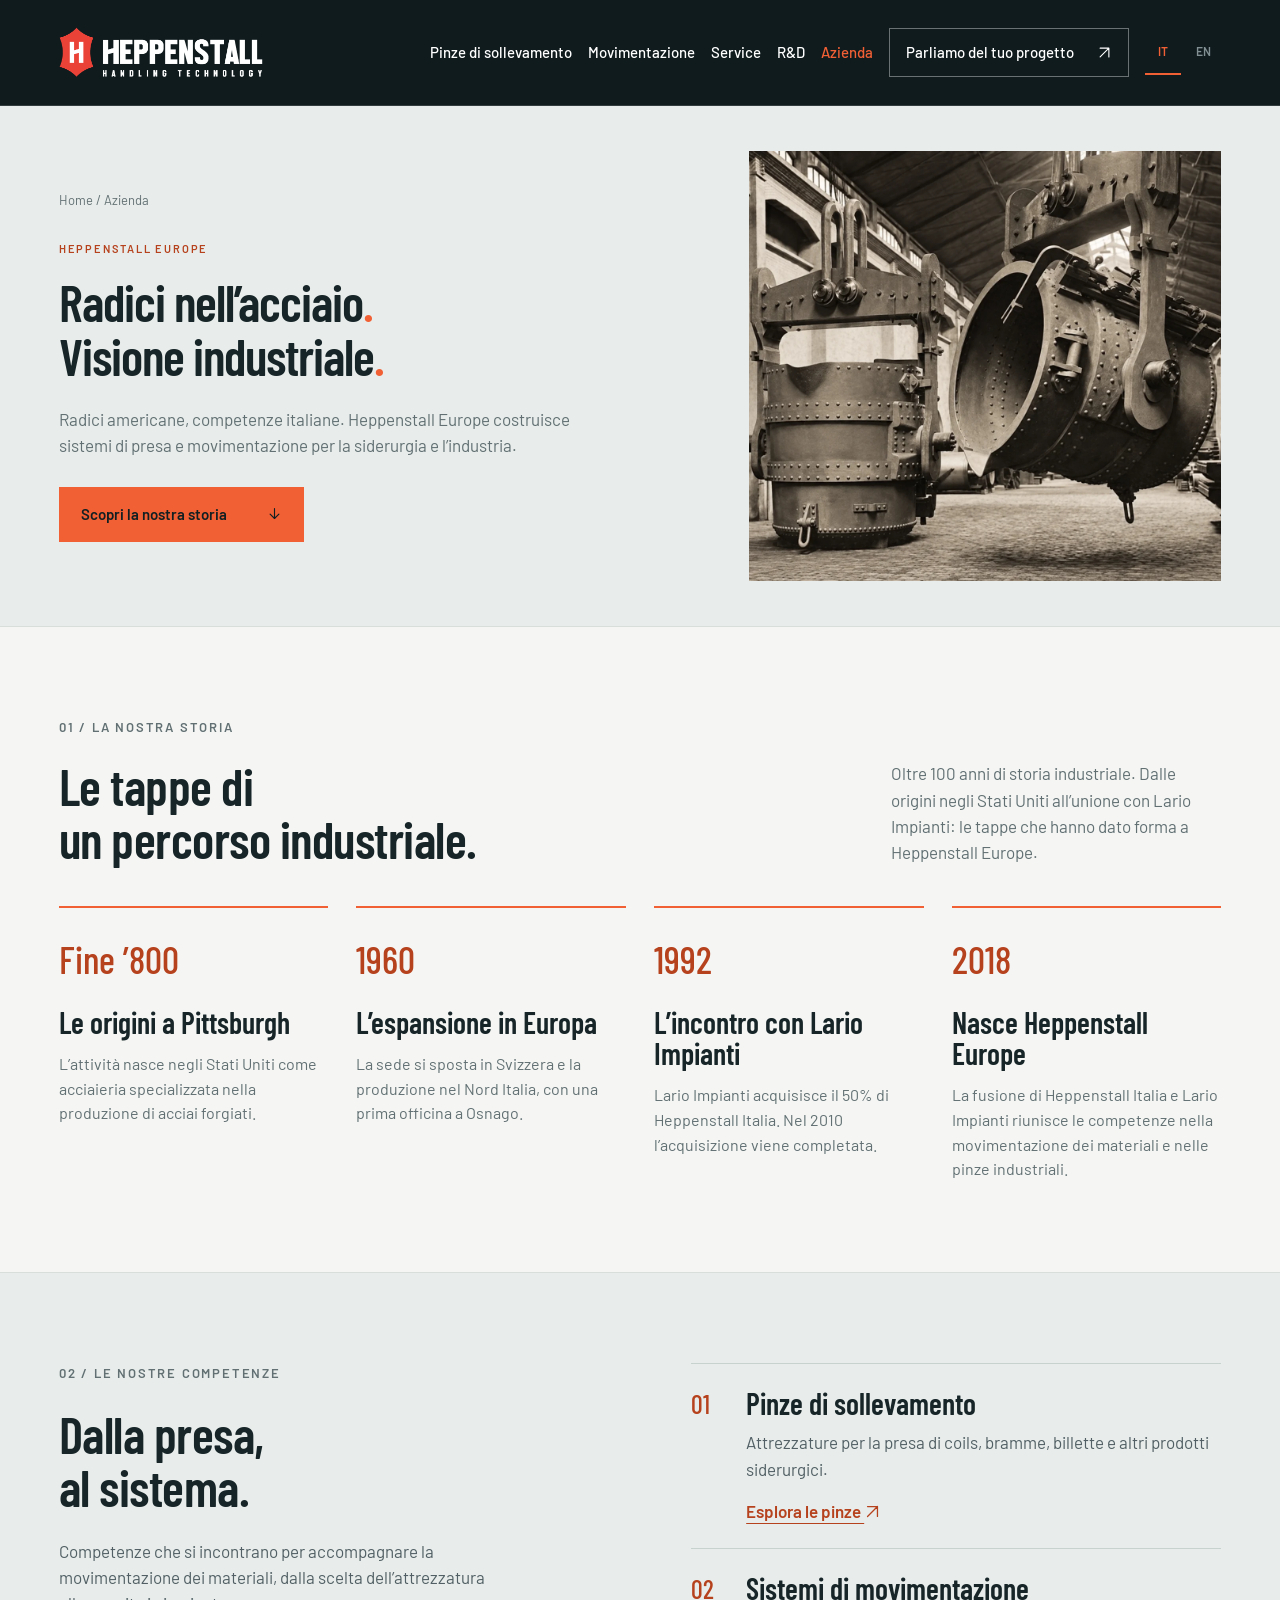
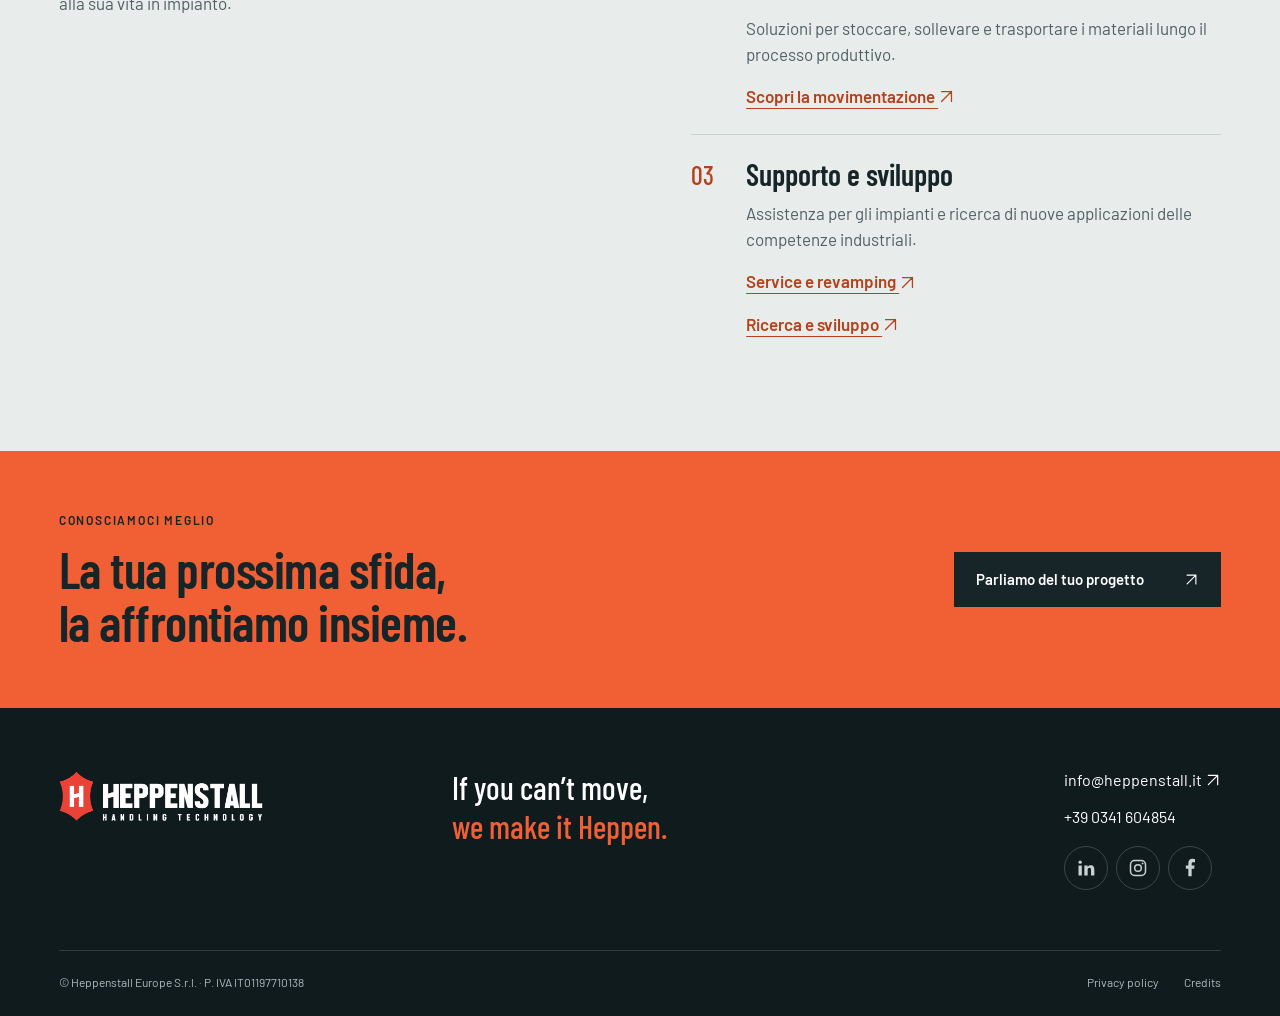
<file: who-we-are/index.html>
<!doctype html>
<html lang="it">
<head>
<meta charset="UTF-8">
<meta name="viewport" content="width=device-width,initial-scale=1">
<title>Azienda | Heppenstall Europe</title>
<meta name="description" content="Scopri Heppenstall Europe: dalle origini a Pittsburgh all’incontro con Lario Impianti, una storia di competenze nella presa e movimentazione industriale.">
<link rel="icon" href="/assets/favicon.png">
<link rel="stylesheet" href="/style.css">
</head>
<body class="product-page company-page">
<a class="skip" href="#main">Vai al contenuto</a>
<header>
  <a class="brand" href="/" aria-label="Heppenstall Europe, homepage">
    <img src="/assets/logo.png" alt="Heppenstall Handling Technology" width="800" height="223" />
  </a>
  <button class="menu" aria-label="Menu" aria-expanded="false" aria-controls="nav"><span class="menu-icon" aria-hidden="true"></span></button>
  <nav id="nav">
    <a href="/steel-tongs/">Pinze di sollevamento</a>
    <a href="/handling-technology/">Movimentazione</a>
    <a href="/service-revamping/">Service</a>
    <a href="/research-development/">R&amp;D</a>
    <a href="/who-we-are/" aria-current="page">Azienda</a>
    <a class="nav-contact" href="/contacts/">Parliamo del tuo progetto <span><svg class="icon-arrow" width="24" height="24" aria-hidden="true" focusable="false"><use href="../assets/icons.svg#arrow-up-right"></use></svg></span></a>
    <div class="language-switch" role="group" aria-label="Lingua">
      <a href="/who-we-are/" lang="it" hreflang="it" aria-label="Italiano" aria-current="page">IT</a>
      <span lang="en" aria-disabled="true" aria-label="English: traduzione non ancora disponibile" title="Traduzione inglese non ancora disponibile">EN</span>
    </div>
  </nav>
</header>


<main id="main">
<section class="product-hero section" aria-labelledby="company-title">
<div class="product-intro">
<div class="breadcrumb"><a href="/">Home</a> / <span aria-current="page">Azienda</span></div>
<span class="eyebrow">HEPPENSTALL EUROPE</span>
<h1 id="company-title">Radici nell’acciaio<span>.</span><br>Visione industriale<span>.</span></h1>
<p>Radici americane, competenze italiane. Heppenstall Europe costruisce sistemi di presa e movimentazione per la siderurgia e l’industria.</p>
<a href="#storia" class="button">Scopri la nostra storia <span><svg class="icon-arrow" width="24" height="24" aria-hidden="true" focusable="false"><use href="../assets/icons.svg#arrow-down"></use></svg></span></a>
</div>
<figure class="product-visual">
<img src="/assets/whoweare.webp" alt="Attrezzature di sollevamento in un’officina industriale, fotografia in bianco e nero" class="product-image">
</figure>
</section>
<section class="section company-history" id="storia" aria-labelledby="history-title">
<div class="section-heading">
<div><span class="eyebrow">01 / LA NOSTRA STORIA</span><h2 id="history-title">Le tappe di<br>un percorso industriale.</h2></div>
<p>Oltre 100 anni di storia industriale. Dalle origini negli Stati Uniti all’unione con Lario Impianti: le tappe che hanno dato forma a Heppenstall Europe.</p>
</div>
<div class="company-timeline">
<article>
<span>Fine ’800</span>
<div>
<h3>Le origini a Pittsburgh</h3>
<p>L’attività nasce negli Stati Uniti come acciaieria specializzata nella produzione di acciai forgiati.</p>
</div>
</article>
<article>
<span>1960</span>
<div>
<h3>L’espansione in Europa</h3>
<p>La sede si sposta in Svizzera e la produzione nel Nord Italia, con una prima officina a Osnago.</p>
</div>
</article>
<article>
<span>1992</span>
<div>
<h3>L’incontro con Lario Impianti</h3>
<p>Lario Impianti acquisisce il 50% di Heppenstall Italia. Nel 2010 l’acquisizione viene completata.</p>
</div>
</article>
<article>
<span>2018</span>
<div>
<h3>Nasce Heppenstall Europe</h3>
<p>La fusione di Heppenstall Italia e Lario Impianti riunisce le competenze nella movimentazione dei materiali e nelle pinze industriali.</p>
</div>
</article>
</div>
</section>
<section class="section product-project" aria-labelledby="expertise-title">
<div><span class="eyebrow">02 / LE NOSTRE COMPETENZE</span><h2 id="expertise-title">Dalla presa,<br>al sistema.</h2><p>Competenze che si incontrano per accompagnare la movimentazione dei materiali, dalla scelta dell’attrezzatura alla sua vita in impianto.</p></div>
<ol>
<li><span>01</span><div><h3>Pinze di sollevamento</h3><p>Attrezzature per la presa di coils, bramme, billette e altri prodotti siderurgici.</p><a href="/steel-tongs/">Esplora le pinze <svg class="icon-arrow" width="24" height="24" aria-hidden="true" focusable="false"><use href="../assets/icons.svg#arrow-up-right"></use></svg></a></div></li>
<li><span>02</span><div><h3>Sistemi di movimentazione</h3><p>Soluzioni per stoccare, sollevare e trasportare i materiali lungo il processo produttivo.</p><a href="/handling-technology/">Scopri la movimentazione <svg class="icon-arrow" width="24" height="24" aria-hidden="true" focusable="false"><use href="../assets/icons.svg#arrow-up-right"></use></svg></a></div></li>
<li><span>03</span><div><h3>Supporto e sviluppo</h3><p>Assistenza per gli impianti e ricerca di nuove applicazioni delle competenze industriali.</p><a href="/service-revamping/">Service e revamping <svg class="icon-arrow" width="24" height="24" aria-hidden="true" focusable="false"><use href="../assets/icons.svg#arrow-up-right"></use></svg></a><br><a href="/research-development/">Ricerca e sviluppo <svg class="icon-arrow" width="24" height="24" aria-hidden="true" focusable="false"><use href="../assets/icons.svg#arrow-up-right"></use></svg></a></div></li>
</ol>
</section>
<section class="cta">
<div>
<span class="eyebrow">CONOSCIAMOCI MEGLIO</span>
<h2>La tua prossima sfida,<br>la affrontiamo insieme.</h2>
</div>
<a class="button light" href="/contacts/">Parliamo del tuo progetto <span><svg class="icon-arrow" width="24" height="24" aria-hidden="true" focusable="false"><use href="../assets/icons.svg#arrow-up-right"></use></svg></span>
</a>
</section>
</main>
<footer>
      <div class="foot-top">
        <a class="brand" href="/">
          <img
            src="/assets/logo.png"
            alt="Heppenstall Europe"
            width="800"
            height="223"
          />
        </a>
        <p>
          If you can’t move,<br />
          <strong>we make it Heppen.</strong>
        </p>
        <div>
          <a href="mailto:info@heppenstall.it">info@heppenstall.it <svg class="icon-arrow" width="24" height="24" aria-hidden="true" focusable="false"><use href="../assets/icons.svg#arrow-up-right"></use></svg></a>
          <a href="tel:+390341604854">+39 0341 604854</a>
          <div class="footer-socials">
            <a href="https://www.linkedin.com/company/heppenstall-europe-srl/" target="_blank" rel="noopener noreferrer" aria-label="LinkedIn" title="LinkedIn">
              <svg viewBox="0 0 24 24" width="20" height="20" aria-hidden="true" focusable="false"><circle cx="5" cy="5" r="2" fill="currentColor"/><path d="M3 9h4v12H3zM10 9h4v1.7c1-1.5 2.2-2 3.8-2 3.2 0 4.2 2.1 4.2 5V21h-4v-6.5c0-1.6-.3-2.7-1.8-2.7-1.7 0-2.2 1.2-2.2 2.7V21h-4z" fill="currentColor"/></svg>
            </a>
            <a href="https://www.instagram.com/heppenstalleurope/" target="_blank" rel="noopener noreferrer" aria-label="Instagram" title="Instagram">
              <svg viewBox="0 0 24 24" width="20" height="20" aria-hidden="true" focusable="false"><rect x="3" y="3" width="18" height="18" rx="5" fill="none" stroke="currentColor" stroke-width="1.8"/><circle cx="12" cy="12" r="4" fill="none" stroke="currentColor" stroke-width="1.8"/><circle cx="17.5" cy="6.5" r="1.1" fill="currentColor"/></svg>
            </a>
            <a href="https://www.facebook.com/people/Heppenstall-Europe-SRL/100085862545974/" target="_blank" rel="noopener noreferrer" aria-label="Facebook" title="Facebook">
              <svg viewBox="0 0 24 24" width="20" height="20" aria-hidden="true" focusable="false"><path d="M14 22v-9h3l.5-4H14V7c0-1.2.4-2 2-2h2V1.4c-.5-.1-1.8-.4-3.2-.4C11.6 1 10 3 10 6.5V9H7v4h3v9z" fill="currentColor"/></svg>
            </a>
          </div>
        </div>
      </div>
      <div class="foot-bottom">
        <span>© Heppenstall Europe S.r.l. · P. IVA IT01197710138</span>
        <div>
          <a href="/privacy-policy/">Privacy policy</a>
          <a href="https://fulviodipietro.it/">Credits</a>
        </div>
      </div>
    </footer>


<script src="/app.js">
</script>
</body>
</html>
</file>
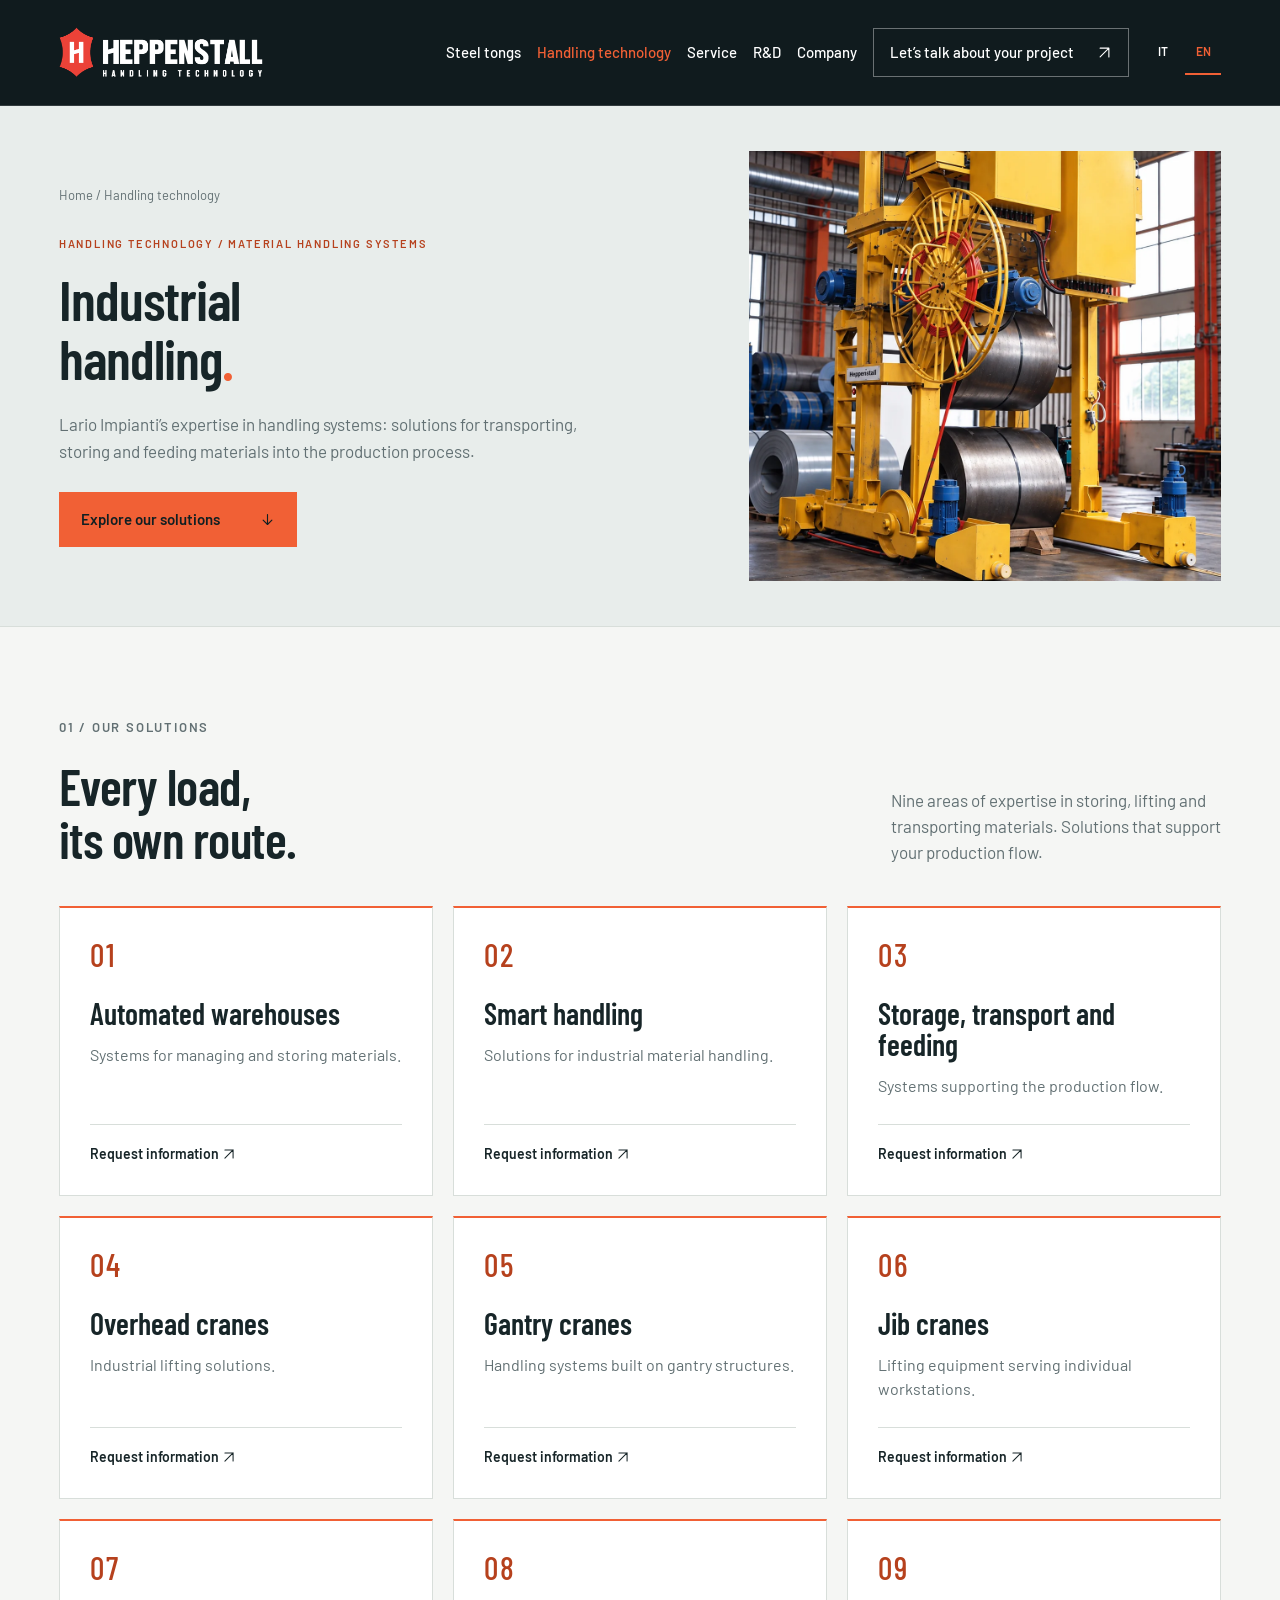
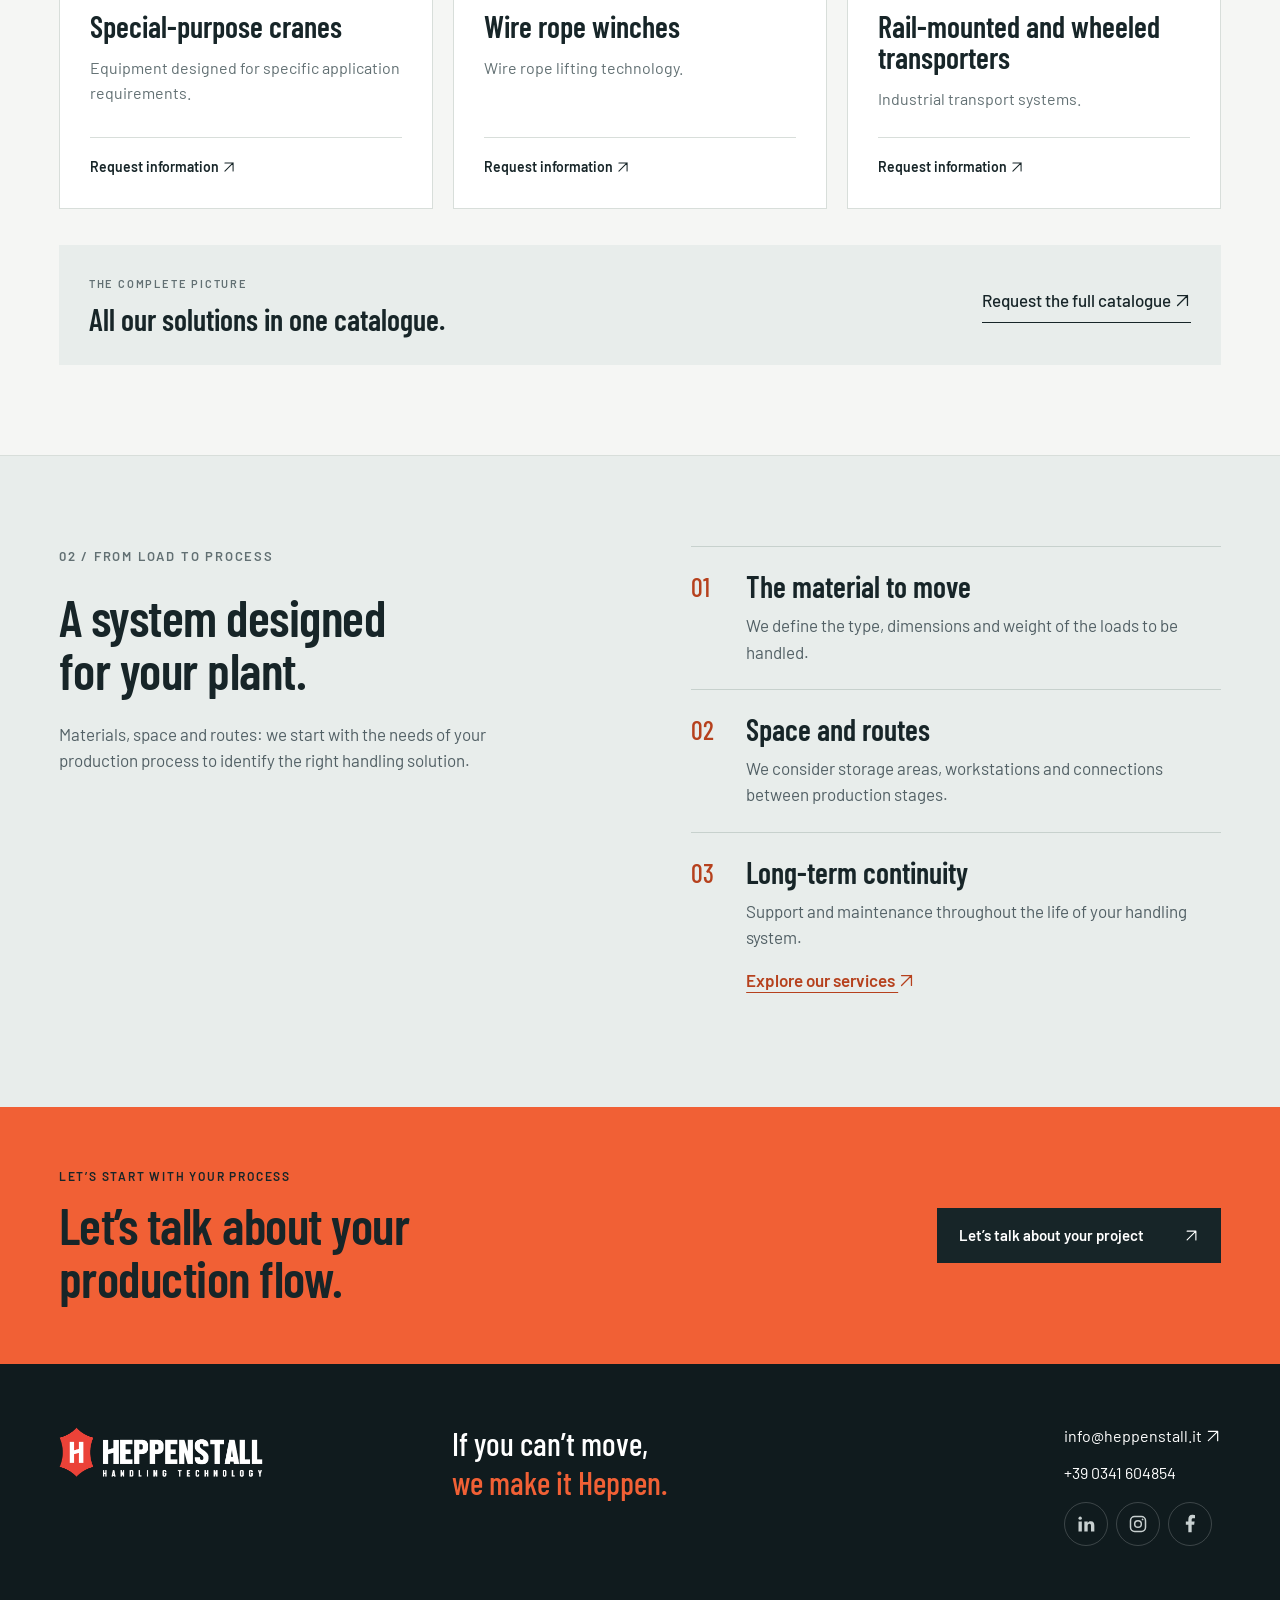
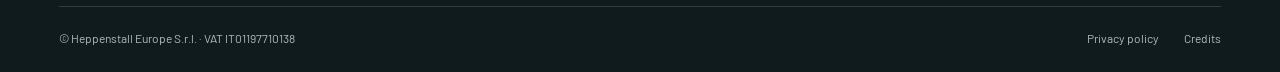
<file: en/handling-technology/index.html>
<!doctype html>
<html lang="en">
<head>
<meta charset="UTF-8">
<meta name="viewport" content="width=device-width,initial-scale=1">
<title>Handling technology | Heppenstall Europe</title>
<meta name="description" content="Heppenstall industrial handling systems: automated warehouses, overhead cranes and transport equipment for storing, lifting and moving materials.">
<link rel="icon" href="/assets/favicon.png">
<link rel="stylesheet" href="/style.css">
<link rel="alternate" hreflang="it" href="/handling-technology/">
<link rel="alternate" hreflang="en" href="/en/handling-technology/">
</head>
<body class="product-page handling-page">
<a class="skip" href="#main">Skip to content</a>
<header>
  <a class="brand" href="/en/" aria-label="Heppenstall Europe, homepage">
    <img src="/assets/logo.png" alt="Heppenstall Handling Technology" width="800" height="223" />
  </a>
  <button class="menu" aria-label="Menu" aria-expanded="false" aria-controls="nav"><span class="menu-icon" aria-hidden="true"></span></button>
  <nav id="nav">
    <a href="/en/steel-tongs/">Steel tongs</a>
    <a href="/en/handling-technology/" aria-current="page">Handling technology</a>
    <a href="/en/service-revamping/">Service</a>
    <a href="/en/research-development/">R&amp;D</a>
    <a href="/who-we-are/">Company</a>
    <a class="nav-contact" href="/contacts/">Let’s talk about your project <span><svg class="icon-arrow" width="24" height="24" aria-hidden="true" focusable="false"><use href="../../assets/icons.svg#arrow-up-right"></use></svg></span></a>
    <div class="language-switch" role="group" aria-label="Language">
      <a href="/handling-technology/" lang="it" hreflang="it" aria-label="Italiano">IT</a>
      <a href="/en/handling-technology/" lang="en" hreflang="en" aria-label="English" aria-current="page">EN</a>
    </div>
  </nav>
</header>


<main id="main">
<section class="product-hero section" aria-labelledby="handling-title">
<div class="product-intro">
<div class="breadcrumb"><a href="/en/">Home</a> / <span aria-current="page">Handling technology</span></div>
<span class="eyebrow">HANDLING TECHNOLOGY / MATERIAL HANDLING SYSTEMS</span>
<h1 id="handling-title">Industrial<br>handling<span>.</span></h1>
<p>Lario Impianti’s expertise in handling systems: solutions for transporting, storing and feeding materials into the production process.</p>
<a href="#gamma" class="button">Explore our solutions <span><svg class="icon-arrow" width="24" height="24" aria-hidden="true" focusable="false"><use href="../../assets/icons.svg#arrow-down"></use></svg></span></a>
</div>
<figure class="product-visual">
<img src="/assets/handling.webp" alt="Heppenstall coil handling system" class="product-image">
</figure>
</section>
<section class="section catalog" id="gamma" aria-labelledby="range-title">
<div class="section-heading">
<div>
<span class="eyebrow">01 / OUR SOLUTIONS</span>
<h2 id="range-title">Every load,<br>its own route.</h2>
</div>
<p>Nine areas of expertise in storing, lifting and transporting materials. Solutions that support your production flow.</p>
</div>
<div class="items">
<article class="item">
<span class="item-number">01</span>
<h3>Automated warehouses</h3>
<p>Systems for managing and storing materials.</p>
<a href="mailto:info@heppenstall.it?subject=Information%20request%20-%20Automated%20warehouses">Request information <svg class="icon-arrow" width="24" height="24" aria-hidden="true" focusable="false"><use href="../../assets/icons.svg#arrow-up-right"></use></svg></a>
</article>
<article class="item">
<span class="item-number">02</span>
<h3>Smart handling</h3>
<p>Solutions for industrial material handling.</p>
<a href="mailto:info@heppenstall.it?subject=Information%20request%20-%20Smart%20handling">Request information <svg class="icon-arrow" width="24" height="24" aria-hidden="true" focusable="false"><use href="../../assets/icons.svg#arrow-up-right"></use></svg></a>
</article>
<article class="item">
<span class="item-number">03</span>
<h3>Storage, transport and feeding</h3>
<p>Systems supporting the production flow.</p>
<a href="mailto:info@heppenstall.it?subject=Information%20request%20-%20Storage%2C%20transport%20and%20feeding">Request information <svg class="icon-arrow" width="24" height="24" aria-hidden="true" focusable="false"><use href="../../assets/icons.svg#arrow-up-right"></use></svg></a>
</article>
<article class="item">
<span class="item-number">04</span>
<h3>Overhead cranes</h3>
<p>Industrial lifting solutions.</p>
<a href="mailto:info@heppenstall.it?subject=Information%20request%20-%20Overhead%20cranes">Request information <svg class="icon-arrow" width="24" height="24" aria-hidden="true" focusable="false"><use href="../../assets/icons.svg#arrow-up-right"></use></svg></a>
</article>
<article class="item">
<span class="item-number">05</span>
<h3>Gantry cranes</h3>
<p>Handling systems built on gantry structures.</p>
<a href="mailto:info@heppenstall.it?subject=Information%20request%20-%20Gantry%20cranes">Request information <svg class="icon-arrow" width="24" height="24" aria-hidden="true" focusable="false"><use href="../../assets/icons.svg#arrow-up-right"></use></svg></a>
</article>
<article class="item">
<span class="item-number">06</span>
<h3>Jib cranes</h3>
<p>Lifting equipment serving individual workstations.</p>
<a href="mailto:info@heppenstall.it?subject=Information%20request%20-%20Jib%20cranes">Request information <svg class="icon-arrow" width="24" height="24" aria-hidden="true" focusable="false"><use href="../../assets/icons.svg#arrow-up-right"></use></svg></a>
</article>
<article class="item">
<span class="item-number">07</span>
<h3>Special-purpose cranes</h3>
<p>Equipment designed for specific application requirements.</p>
<a href="mailto:info@heppenstall.it?subject=Information%20request%20-%20Special-purpose%20cranes">Request information <svg class="icon-arrow" width="24" height="24" aria-hidden="true" focusable="false"><use href="../../assets/icons.svg#arrow-up-right"></use></svg></a>
</article>
<article class="item">
<span class="item-number">08</span>
<h3>Wire rope winches</h3>
<p>Wire rope lifting technology.</p>
<a href="mailto:info@heppenstall.it?subject=Information%20request%20-%20Wire%20rope%20winches">Request information <svg class="icon-arrow" width="24" height="24" aria-hidden="true" focusable="false"><use href="../../assets/icons.svg#arrow-up-right"></use></svg></a>
</article>
<article class="item">
<span class="item-number">09</span>
<h3>Rail-mounted and wheeled transporters</h3>
<p>Industrial transport systems.</p>
<a href="mailto:info@heppenstall.it?subject=Information%20request%20-%20Rail-mounted%20and%20wheeled%20transporters">Request information <svg class="icon-arrow" width="24" height="24" aria-hidden="true" focusable="false"><use href="../../assets/icons.svg#arrow-up-right"></use></svg></a>
</article>
</div>
<div class="product-catalog-callout">
<div><span class="eyebrow">THE COMPLETE PICTURE</span><h3>All our solutions in one catalogue.</h3></div>
<a class="catalog-link" href="mailto:info@heppenstall.it?subject=Heppenstall%20catalogue%20request">Request the full catalogue <svg class="icon-arrow" width="24" height="24" aria-hidden="true" focusable="false"><use href="../../assets/icons.svg#arrow-up-right"></use></svg></a>
</div>
</section>
<section class="section product-project" aria-labelledby="project-title">
<div>
<span class="eyebrow">02 / FROM LOAD TO PROCESS</span>
<h2 id="project-title">A system designed<br>for your plant.</h2>
<p>Materials, space and routes: we start with the needs of your production process to identify the right handling solution.</p>
</div>
<ol>
<li><span>01</span><div><h3>The material to move</h3><p>We define the type, dimensions and weight of the loads to be handled.</p></div></li>
<li><span>02</span><div><h3>Space and routes</h3><p>We consider storage areas, workstations and connections between production stages.</p></div></li>
<li><span>03</span><div><h3>Long-term continuity</h3><p>Support and maintenance throughout the life of your handling system.</p><a href="/en/service-revamping/">Explore our services <svg class="icon-arrow" width="24" height="24" aria-hidden="true" focusable="false"><use href="../../assets/icons.svg#arrow-up-right"></use></svg></a></div></li>
</ol>
</section>
<section class="cta">
<div>
<span class="eyebrow">LET’S START WITH YOUR PROCESS</span>
<h2>Let’s talk about your<br>production flow.</h2>
</div>
<a class="button light" href="/contacts/">Let’s talk about your project <span><svg class="icon-arrow" width="24" height="24" aria-hidden="true" focusable="false"><use href="../../assets/icons.svg#arrow-up-right"></use></svg></span>
</a>
</section>
</main>
<footer>
      <div class="foot-top">
        <a class="brand" href="/en/">
          <img
            src="/assets/logo.png"
            alt="Heppenstall Europe"
            width="800"
            height="223"
          />
        </a>
        <p>
          If you can’t move,<br />
          <strong>we make it Heppen.</strong>
        </p>
        <div>
          <a href="mailto:info@heppenstall.it">info@heppenstall.it <svg class="icon-arrow" width="24" height="24" aria-hidden="true" focusable="false"><use href="../../assets/icons.svg#arrow-up-right"></use></svg></a>
          <a href="tel:+390341604854">+39 0341 604854</a>
          <div class="footer-socials">
            <a href="https://www.linkedin.com/company/heppenstall-europe-srl/" target="_blank" rel="noopener noreferrer" aria-label="LinkedIn" title="LinkedIn">
              <svg viewBox="0 0 24 24" width="20" height="20" aria-hidden="true" focusable="false"><circle cx="5" cy="5" r="2" fill="currentColor"/><path d="M3 9h4v12H3zM10 9h4v1.7c1-1.5 2.2-2 3.8-2 3.2 0 4.2 2.1 4.2 5V21h-4v-6.5c0-1.6-.3-2.7-1.8-2.7-1.7 0-2.2 1.2-2.2 2.7V21h-4z" fill="currentColor"/></svg>
            </a>
            <a href="https://www.instagram.com/heppenstalleurope/" target="_blank" rel="noopener noreferrer" aria-label="Instagram" title="Instagram">
              <svg viewBox="0 0 24 24" width="20" height="20" aria-hidden="true" focusable="false"><rect x="3" y="3" width="18" height="18" rx="5" fill="none" stroke="currentColor" stroke-width="1.8"/><circle cx="12" cy="12" r="4" fill="none" stroke="currentColor" stroke-width="1.8"/><circle cx="17.5" cy="6.5" r="1.1" fill="currentColor"/></svg>
            </a>
            <a href="https://www.facebook.com/people/Heppenstall-Europe-SRL/100085862545974/" target="_blank" rel="noopener noreferrer" aria-label="Facebook" title="Facebook">
              <svg viewBox="0 0 24 24" width="20" height="20" aria-hidden="true" focusable="false"><path d="M14 22v-9h3l.5-4H14V7c0-1.2.4-2 2-2h2V1.4c-.5-.1-1.8-.4-3.2-.4C11.6 1 10 3 10 6.5V9H7v4h3v9z" fill="currentColor"/></svg>
            </a>
          </div>
        </div>
      </div>
      <div class="foot-bottom">
        <span>© Heppenstall Europe S.r.l. · VAT IT01197710138</span>
        <div>
          <a href="/privacy-policy/">Privacy policy</a>
          <a href="https://fulviodipietro.it/">Credits</a>
        </div>
      </div>
    </footer>


<script src="/app.js">
</script>
</body>
</html>
</file>
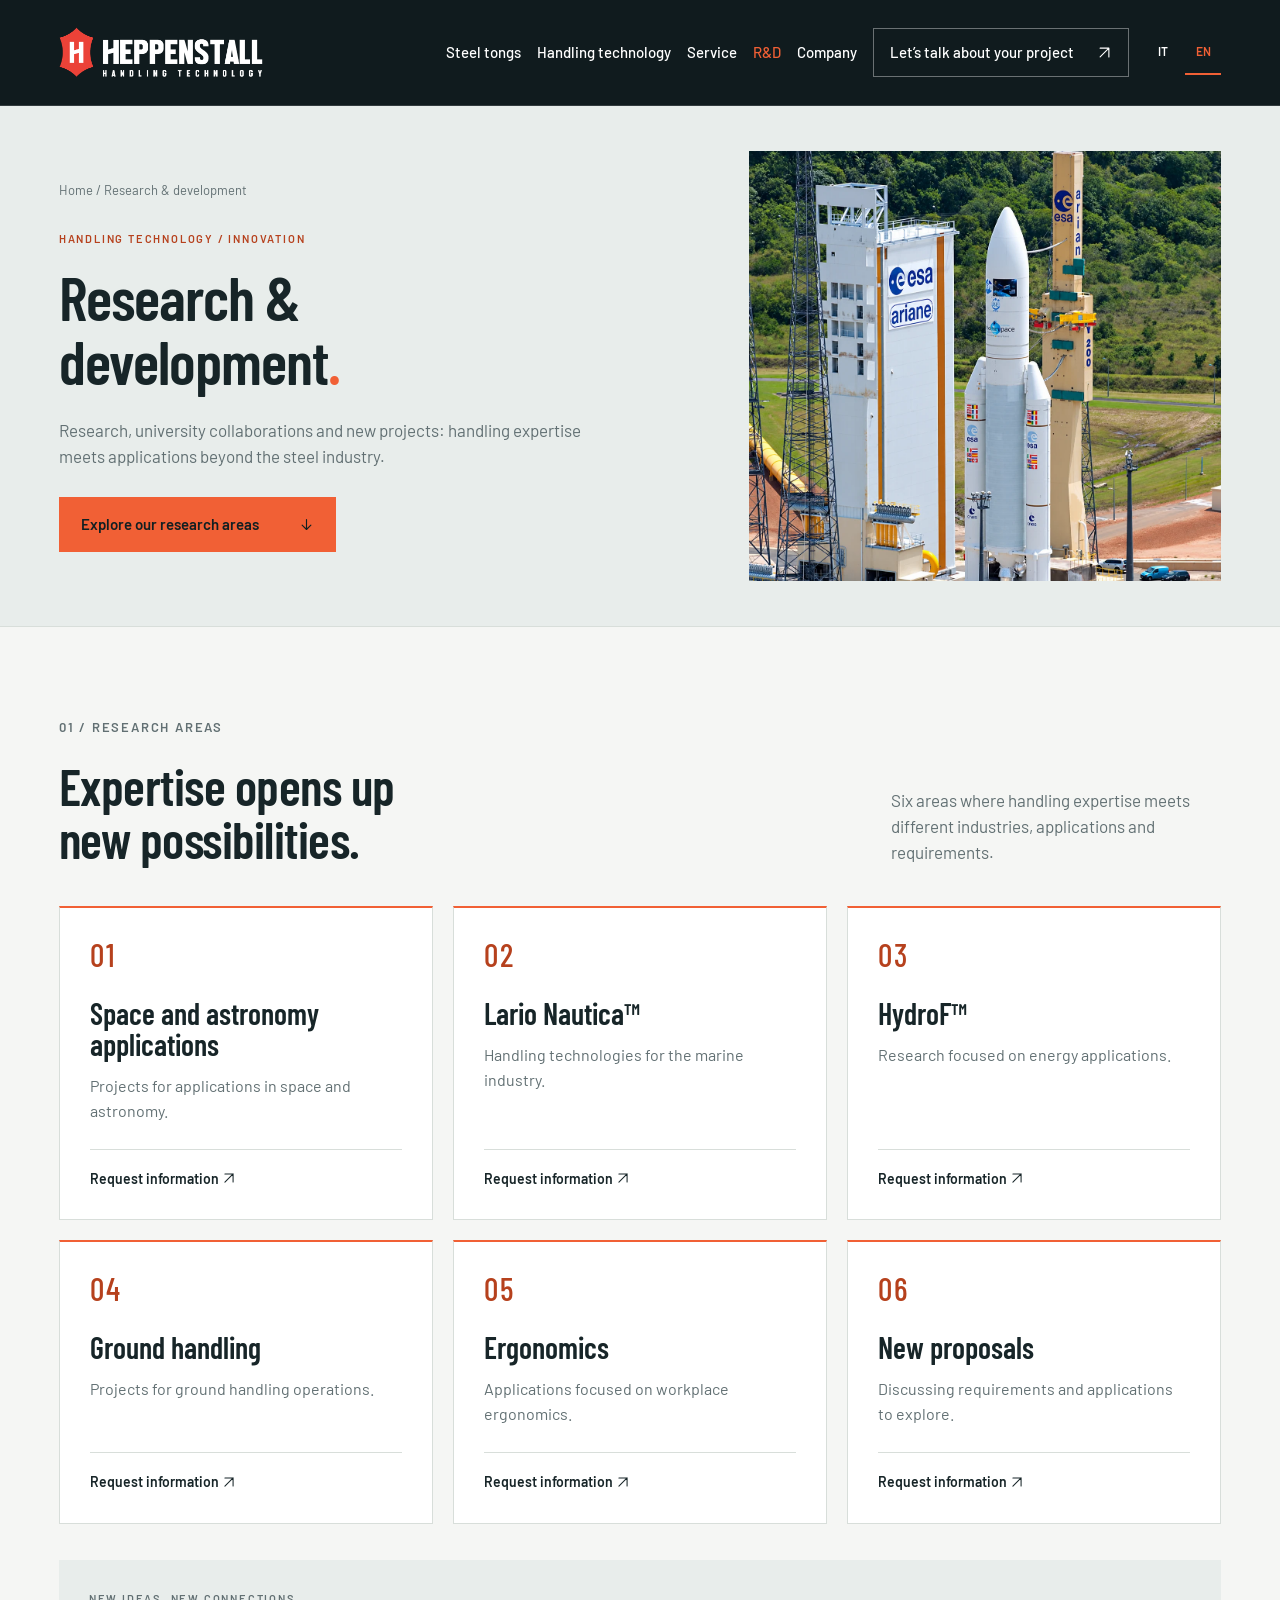
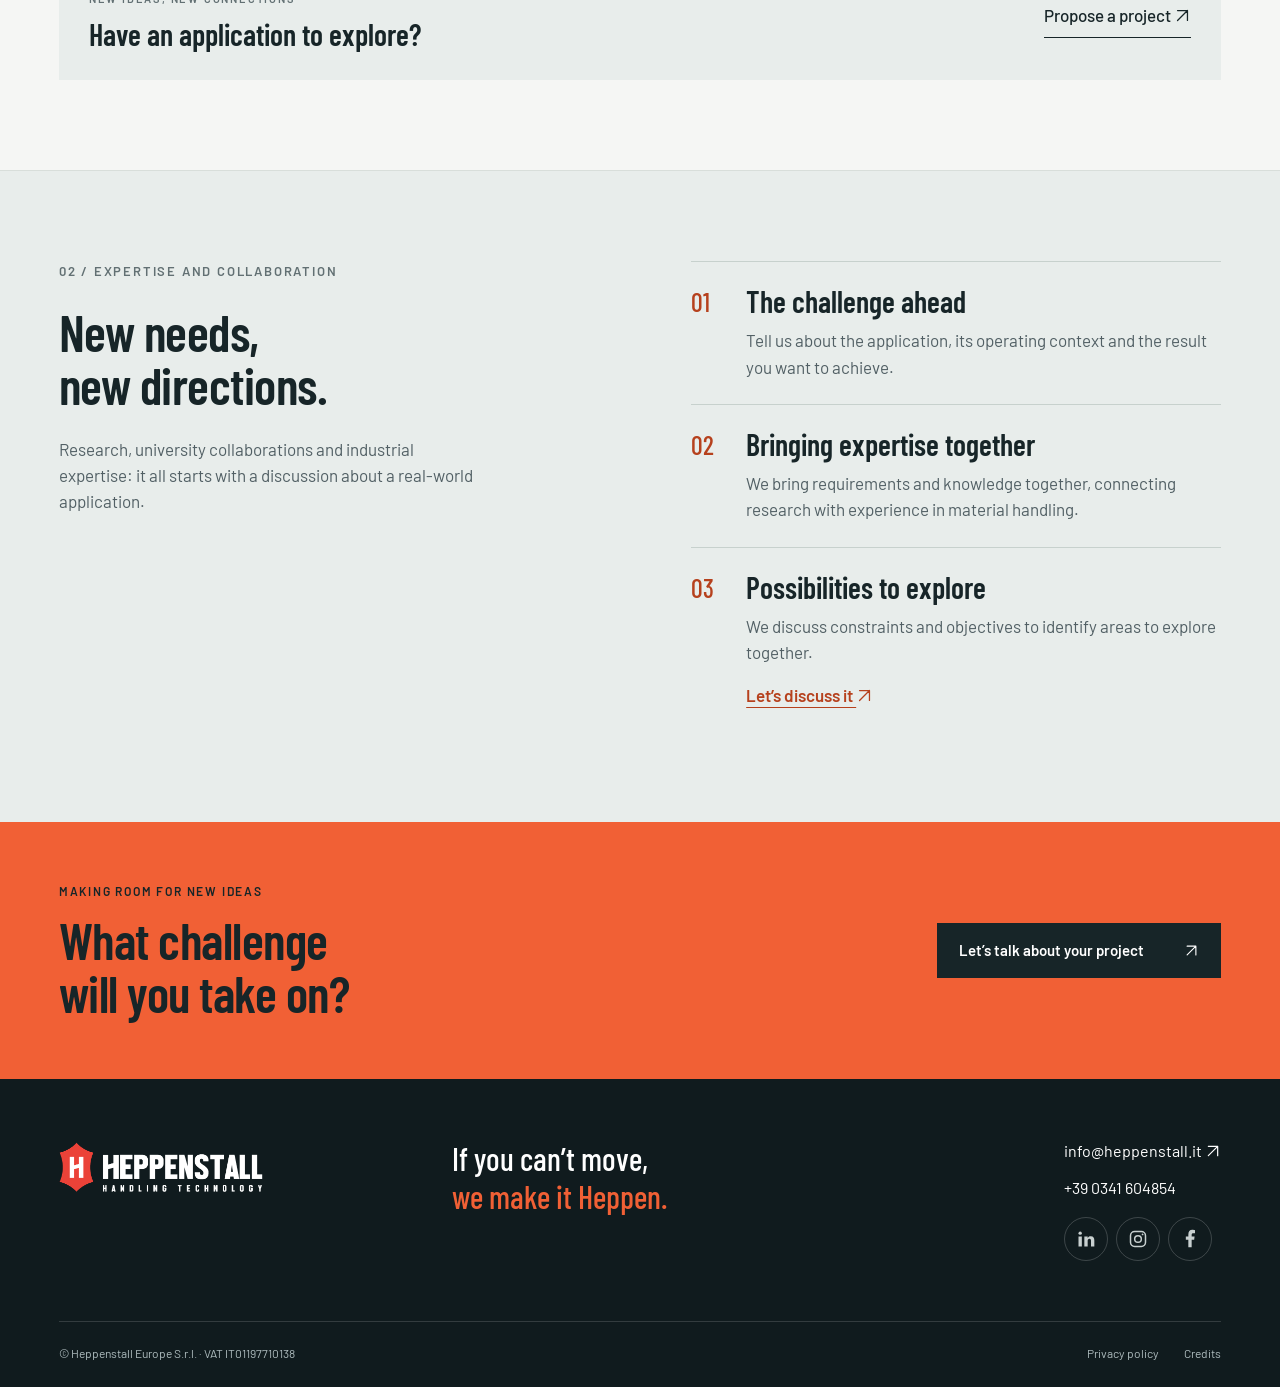
<file: en/research-development/index.html>
<!doctype html>
<html lang="en">
<head>
<meta charset="UTF-8">
<meta name="viewport" content="width=device-width,initial-scale=1">
<title>Research &amp; development | Heppenstall Europe</title>
<meta name="description" content="Heppenstall research and development: university collaborations and new handling applications, from marine and energy to the space sector.">
<link rel="icon" href="/assets/favicon.png">
<link rel="stylesheet" href="/style.css">
<link rel="alternate" hreflang="it" href="/research-development/">
<link rel="alternate" hreflang="en" href="/en/research-development/">
</head>
<body class="product-page research-page">
<a class="skip" href="#main">Skip to content</a>
<header>
  <a class="brand" href="/en/" aria-label="Heppenstall Europe, homepage">
    <img src="/assets/logo.png" alt="Heppenstall Handling Technology" width="800" height="223" />
  </a>
  <button class="menu" aria-label="Menu" aria-expanded="false" aria-controls="nav"><span class="menu-icon" aria-hidden="true"></span></button>
  <nav id="nav">
    <a href="/en/steel-tongs/">Steel tongs</a>
    <a href="/en/handling-technology/">Handling technology</a>
    <a href="/en/service-revamping/">Service</a>
    <a href="/en/research-development/" aria-current="page">R&amp;D</a>
    <a href="/who-we-are/">Company</a>
    <a class="nav-contact" href="/contacts/">Let’s talk about your project <span><svg class="icon-arrow" width="24" height="24" aria-hidden="true" focusable="false"><use href="../../assets/icons.svg#arrow-up-right"></use></svg></span></a>
    <div class="language-switch" role="group" aria-label="Language">
      <a href="/research-development/" lang="it" hreflang="it" aria-label="Italiano">IT</a>
      <a href="/en/research-development/" lang="en" hreflang="en" aria-label="English" aria-current="page">EN</a>
    </div>
  </nav>
</header>


<main id="main">
<section class="product-hero section" aria-labelledby="research-title">
<div class="product-intro">
<div class="breadcrumb"><a href="/en/">Home</a> / <span aria-current="page">Research &amp; development</span></div>
<span class="eyebrow">HANDLING TECHNOLOGY / INNOVATION</span>
<h1 id="research-title">Research &amp;<br>development<span>.</span></h1>
<p>Research, university collaborations and new projects: handling expertise meets applications beyond the steel industry.</p>
<a href="#ambiti" class="button">Explore our research areas <span><svg class="icon-arrow" width="24" height="24" aria-hidden="true" focusable="false"><use href="../../assets/icons.svg#arrow-down"></use></svg></span></a>
</div>
<figure class="product-visual">
<img src="/assets/researchanddevelopment.webp" alt="Space launch vehicle and launch pad structures" class="product-image">
</figure>
</section>
<section class="section catalog" id="ambiti" aria-labelledby="areas-title">
<div class="section-heading">
<div><span class="eyebrow">01 / RESEARCH AREAS</span>
<h2 id="areas-title">Expertise opens up<br>new possibilities.</h2></div>
<p>Six areas where handling expertise meets different industries, applications and requirements.</p>
</div>
<div class="items">
<article class="item">
<span class="item-number">01</span>
<h3>Space and astronomy applications</h3>
<p>Projects for applications in space and astronomy.</p>
<a href="mailto:info@heppenstall.it?subject=Information%20request%20-%20Space%20and%20astronomy%20applications">Request information <svg class="icon-arrow" width="24" height="24" aria-hidden="true" focusable="false"><use href="../../assets/icons.svg#arrow-up-right"></use></svg></a>
</article>
<article class="item">
<span class="item-number">02</span>
<h3>Lario Nautica™</h3>
<p>Handling technologies for the marine industry.</p>
<a href="mailto:info@heppenstall.it?subject=Information%20request%20-%20Lario%20Nautica%E2%84%A2">Request information <svg class="icon-arrow" width="24" height="24" aria-hidden="true" focusable="false"><use href="../../assets/icons.svg#arrow-up-right"></use></svg></a>
</article>
<article class="item">
<span class="item-number">03</span>
<h3>HydroF™</h3>
<p>Research focused on energy applications.</p>
<a href="mailto:info@heppenstall.it?subject=Information%20request%20-%20HydroF%E2%84%A2">Request information <svg class="icon-arrow" width="24" height="24" aria-hidden="true" focusable="false"><use href="../../assets/icons.svg#arrow-up-right"></use></svg></a>
</article>
<article class="item">
<span class="item-number">04</span>
<h3>Ground handling</h3>
<p>Projects for ground handling operations.</p>
<a href="mailto:info@heppenstall.it?subject=Information%20request%20-%20Ground%20handling">Request information <svg class="icon-arrow" width="24" height="24" aria-hidden="true" focusable="false"><use href="../../assets/icons.svg#arrow-up-right"></use></svg></a>
</article>
<article class="item">
<span class="item-number">05</span>
<h3>Ergonomics</h3>
<p>Applications focused on workplace ergonomics.</p>
<a href="mailto:info@heppenstall.it?subject=Information%20request%20-%20Ergonomics">Request information <svg class="icon-arrow" width="24" height="24" aria-hidden="true" focusable="false"><use href="../../assets/icons.svg#arrow-up-right"></use></svg></a>
</article>
<article class="item">
<span class="item-number">06</span>
<h3>New proposals</h3>
<p>Discussing requirements and applications to explore.</p>
<a href="mailto:info@heppenstall.it?subject=Information%20request%20-%20New%20proposals">Request information <svg class="icon-arrow" width="24" height="24" aria-hidden="true" focusable="false"><use href="../../assets/icons.svg#arrow-up-right"></use></svg></a>
</article>
</div>
<div class="product-catalog-callout">
<div><span class="eyebrow">NEW IDEAS, NEW CONNECTIONS</span><h3>Have an application to explore?</h3></div>
<a class="catalog-link" href="mailto:info@heppenstall.it?subject=Research%20and%20development%20proposal">Propose a project <svg class="icon-arrow" width="24" height="24" aria-hidden="true" focusable="false"><use href="../../assets/icons.svg#arrow-up-right"></use></svg></a>
</div>
</section>
<section class="section product-project" aria-labelledby="collaboration-title">
<div>
<span class="eyebrow">02 / EXPERTISE AND COLLABORATION</span>
<h2 id="collaboration-title">New needs,<br>new directions.</h2>
<p>Research, university collaborations and industrial expertise: it all starts with a discussion about a real-world application.</p>
</div>
<ol>
<li><span>01</span><div><h3>The challenge ahead</h3><p>Tell us about the application, its operating context and the result you want to achieve.</p></div></li>
<li><span>02</span><div><h3>Bringing expertise together</h3><p>We bring requirements and knowledge together, connecting research with experience in material handling.</p></div></li>
<li><span>03</span><div><h3>Possibilities to explore</h3><p>We discuss constraints and objectives to identify areas to explore together.</p><a href="/contacts/">Let’s discuss it <svg class="icon-arrow" width="24" height="24" aria-hidden="true" focusable="false"><use href="../../assets/icons.svg#arrow-up-right"></use></svg></a></div></li>
</ol>
</section>
<section class="cta">
<div>
<span class="eyebrow">MAKING ROOM FOR NEW IDEAS</span>
<h2>What challenge<br>will you take on?</h2>
</div>
<a class="button light" href="/contacts/">Let’s talk about your project <span><svg class="icon-arrow" width="24" height="24" aria-hidden="true" focusable="false"><use href="../../assets/icons.svg#arrow-up-right"></use></svg></span>
</a>
</section>
</main>
<footer>
      <div class="foot-top">
        <a class="brand" href="/en/">
          <img
            src="/assets/logo.png"
            alt="Heppenstall Europe"
            width="800"
            height="223"
          />
        </a>
        <p>
          If you can’t move,<br />
          <strong>we make it Heppen.</strong>
        </p>
        <div>
          <a href="mailto:info@heppenstall.it">info@heppenstall.it <svg class="icon-arrow" width="24" height="24" aria-hidden="true" focusable="false"><use href="../../assets/icons.svg#arrow-up-right"></use></svg></a>
          <a href="tel:+390341604854">+39 0341 604854</a>
          <div class="footer-socials">
            <a href="https://www.linkedin.com/company/heppenstall-europe-srl/" target="_blank" rel="noopener noreferrer" aria-label="LinkedIn" title="LinkedIn">
              <svg viewBox="0 0 24 24" width="20" height="20" aria-hidden="true" focusable="false"><circle cx="5" cy="5" r="2" fill="currentColor"/><path d="M3 9h4v12H3zM10 9h4v1.7c1-1.5 2.2-2 3.8-2 3.2 0 4.2 2.1 4.2 5V21h-4v-6.5c0-1.6-.3-2.7-1.8-2.7-1.7 0-2.2 1.2-2.2 2.7V21h-4z" fill="currentColor"/></svg>
            </a>
            <a href="https://www.instagram.com/heppenstalleurope/" target="_blank" rel="noopener noreferrer" aria-label="Instagram" title="Instagram">
              <svg viewBox="0 0 24 24" width="20" height="20" aria-hidden="true" focusable="false"><rect x="3" y="3" width="18" height="18" rx="5" fill="none" stroke="currentColor" stroke-width="1.8"/><circle cx="12" cy="12" r="4" fill="none" stroke="currentColor" stroke-width="1.8"/><circle cx="17.5" cy="6.5" r="1.1" fill="currentColor"/></svg>
            </a>
            <a href="https://www.facebook.com/people/Heppenstall-Europe-SRL/100085862545974/" target="_blank" rel="noopener noreferrer" aria-label="Facebook" title="Facebook">
              <svg viewBox="0 0 24 24" width="20" height="20" aria-hidden="true" focusable="false"><path d="M14 22v-9h3l.5-4H14V7c0-1.2.4-2 2-2h2V1.4c-.5-.1-1.8-.4-3.2-.4C11.6 1 10 3 10 6.5V9H7v4h3v9z" fill="currentColor"/></svg>
            </a>
          </div>
        </div>
      </div>
      <div class="foot-bottom">
        <span>© Heppenstall Europe S.r.l. · VAT IT01197710138</span>
        <div>
          <a href="/privacy-policy/">Privacy policy</a>
          <a href="https://fulviodipietro.it/">Credits</a>
        </div>
      </div>
    </footer>


<script src="/app.js">
</script>
</body>
</html>
</file>
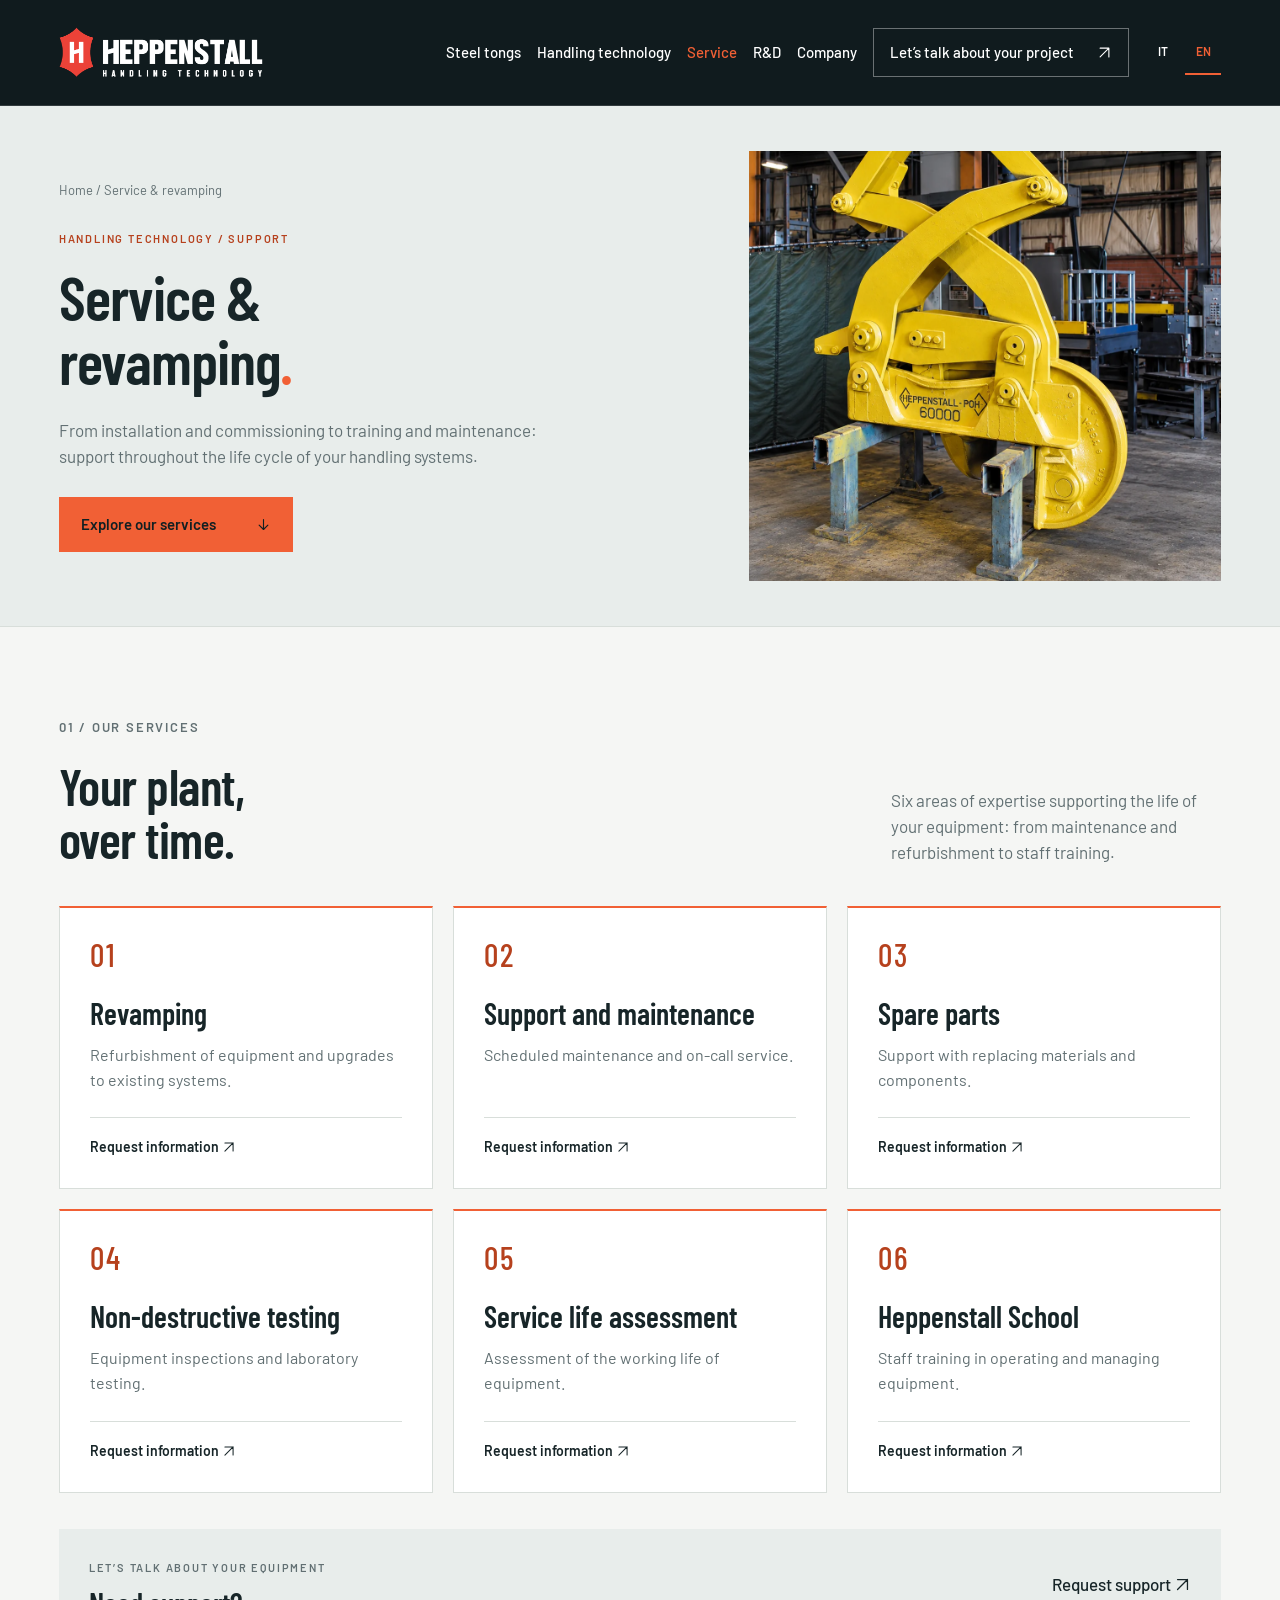
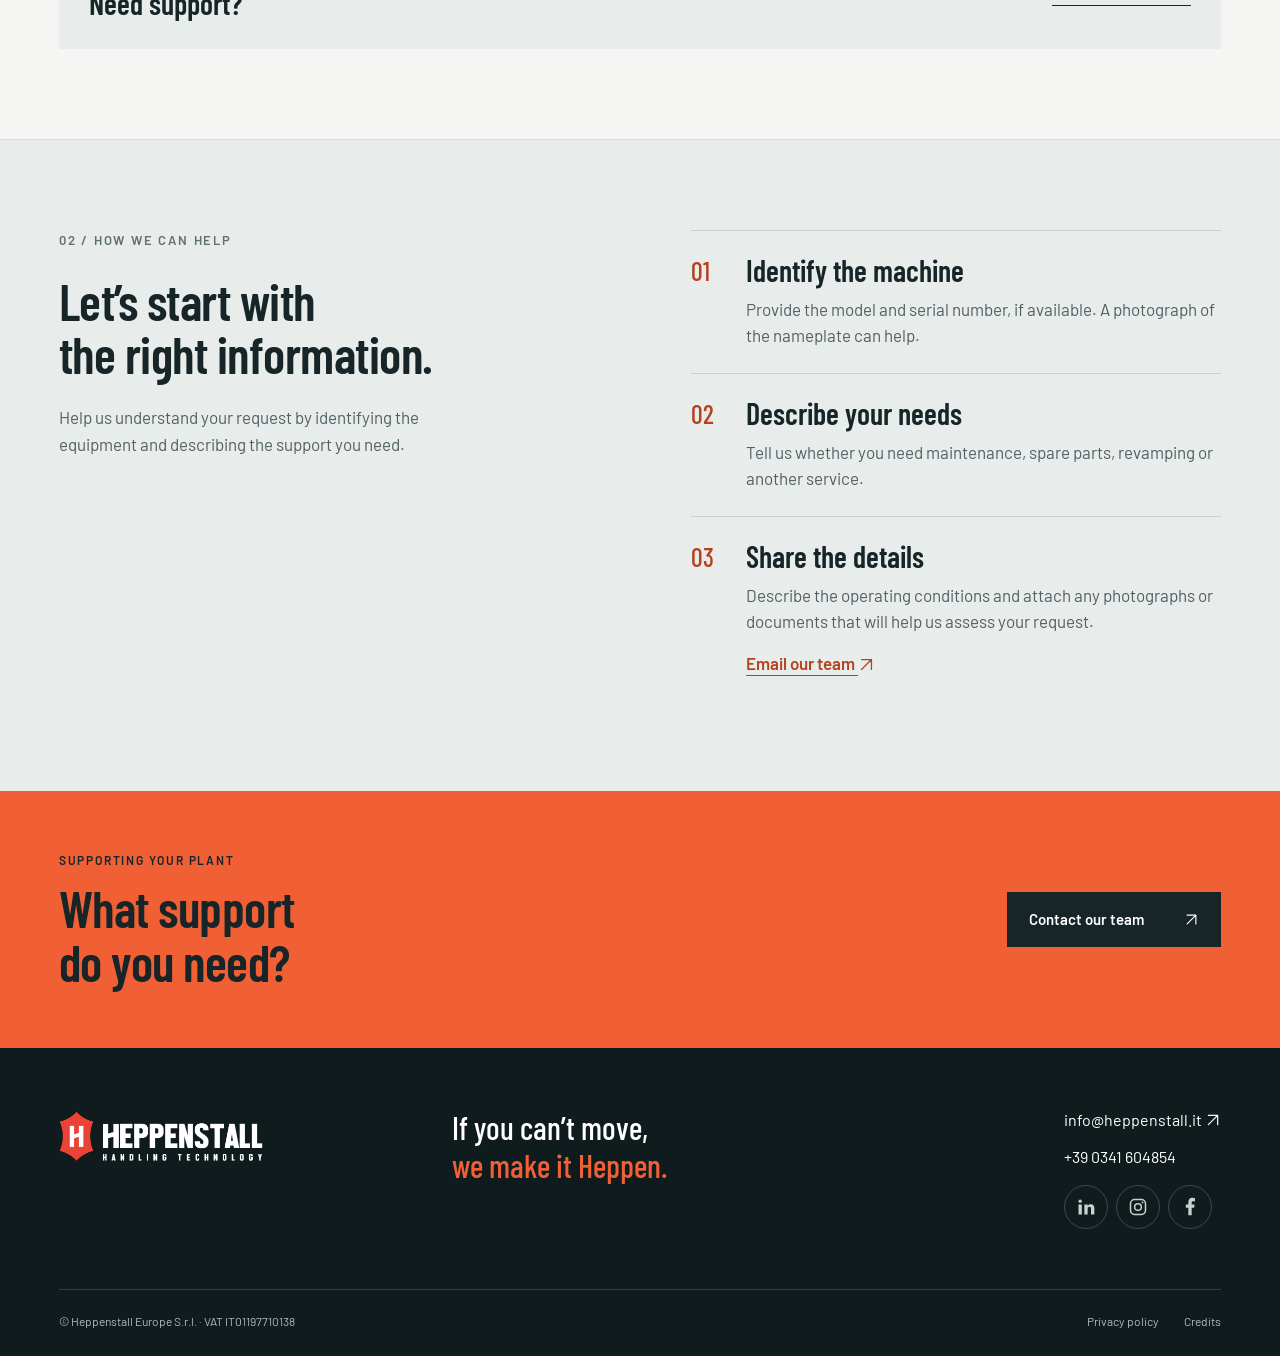
<file: en/service-revamping/index.html>
<!doctype html>
<html lang="en">
<head>
<meta charset="UTF-8">
<meta name="viewport" content="width=device-width,initial-scale=1">
<title>Service & revamping | Heppenstall Europe</title>
<meta name="description" content="Support, maintenance, spare parts and revamping for handling systems. Explore Heppenstall services and request support for your plant.">
<link rel="icon" href="/assets/favicon.png">
<link rel="stylesheet" href="/style.css">
<link rel="alternate" hreflang="it" href="/service-revamping/">
<link rel="alternate" hreflang="en" href="/en/service-revamping/">
</head>
<body class="product-page service-page">
<a class="skip" href="#main">Skip to content</a>
<header>
  <a class="brand" href="/en/" aria-label="Heppenstall Europe, homepage">
    <img src="/assets/logo.png" alt="Heppenstall Handling Technology" width="800" height="223" />
  </a>
  <button class="menu" aria-label="Menu" aria-expanded="false" aria-controls="nav"><span class="menu-icon" aria-hidden="true"></span></button>
  <nav id="nav">
    <a href="/en/steel-tongs/">Steel tongs</a>
    <a href="/en/handling-technology/">Handling technology</a>
    <a href="/en/service-revamping/" aria-current="page">Service</a>
    <a href="/en/research-development/">R&amp;D</a>
    <a href="/who-we-are/">Company</a>
    <a class="nav-contact" href="/contacts/">Let’s talk about your project <span><svg class="icon-arrow" width="24" height="24" aria-hidden="true" focusable="false"><use href="../../assets/icons.svg#arrow-up-right"></use></svg></span></a>
    <div class="language-switch" role="group" aria-label="Language">
      <a href="/service-revamping/" lang="it" hreflang="it" aria-label="Italiano">IT</a>
      <a href="/en/service-revamping/" lang="en" hreflang="en" aria-label="English" aria-current="page">EN</a>
    </div>
  </nav>
</header>


<main id="main">
<section class="product-hero section" aria-labelledby="service-title">
<div class="product-intro">
<div class="breadcrumb"><a href="/en/">Home</a> / <span aria-current="page">Service &amp; revamping</span></div>
<span class="eyebrow">HANDLING TECHNOLOGY / SUPPORT</span>
<h1 id="service-title">Service &amp;<br>revamping<span>.</span></h1>
<p>From installation and commissioning to training and maintenance: support throughout the life cycle of your handling systems.</p>
<a href="#servizi" class="button">Explore our services <span><svg class="icon-arrow" width="24" height="24" aria-hidden="true" focusable="false"><use href="../../assets/icons.svg#arrow-down"></use></svg></span></a>
</div>
<figure class="product-visual">
<img src="/assets/service.webp" alt="Refurbished and repainted Heppenstall tong" class="product-image">
</figure>
</section>
<section class="section catalog" id="servizi" aria-labelledby="services-title">
<div class="section-heading">
<div>
<span class="eyebrow">01 / OUR SERVICES</span>
<h2 id="services-title">Your plant,<br>over time.</h2>
</div>
<p>Six areas of expertise supporting the life of your equipment: from maintenance and refurbishment to staff training.</p>
</div>
<div class="items">
<article class="item">
<span class="item-number">01</span>
<h3>Revamping</h3>
<p>Refurbishment of equipment and upgrades to existing systems.</p>
<a href="mailto:info@heppenstall.it?subject=Information%20request%20-%20Revamping">Request information <svg class="icon-arrow" width="24" height="24" aria-hidden="true" focusable="false"><use href="../../assets/icons.svg#arrow-up-right"></use></svg></a>
</article>
<article class="item">
<span class="item-number">02</span>
<h3>Support and maintenance</h3>
<p>Scheduled maintenance and on-call service.</p>
<a href="mailto:info@heppenstall.it?subject=Information%20request%20-%20Support%20and%20maintenance">Request information <svg class="icon-arrow" width="24" height="24" aria-hidden="true" focusable="false"><use href="../../assets/icons.svg#arrow-up-right"></use></svg></a>
</article>
<article class="item">
<span class="item-number">03</span>
<h3>Spare parts</h3>
<p>Support with replacing materials and components.</p>
<a href="mailto:info@heppenstall.it?subject=Information%20request%20-%20Spare%20parts">Request information <svg class="icon-arrow" width="24" height="24" aria-hidden="true" focusable="false"><use href="../../assets/icons.svg#arrow-up-right"></use></svg></a>
</article>
<article class="item">
<span class="item-number">04</span>
<h3>Non-destructive testing</h3>
<p>Equipment inspections and laboratory testing.</p>
<a href="mailto:info@heppenstall.it?subject=Information%20request%20-%20Non-destructive%20testing">Request information <svg class="icon-arrow" width="24" height="24" aria-hidden="true" focusable="false"><use href="../../assets/icons.svg#arrow-up-right"></use></svg></a>
</article>
<article class="item">
<span class="item-number">05</span>
<h3>Service life assessment</h3>
<p>Assessment of the working life of equipment.</p>
<a href="mailto:info@heppenstall.it?subject=Information%20request%20-%20Service%20life%20assessment">Request information <svg class="icon-arrow" width="24" height="24" aria-hidden="true" focusable="false"><use href="../../assets/icons.svg#arrow-up-right"></use></svg></a>
</article>
<article class="item">
<span class="item-number">06</span>
<h3>Heppenstall School</h3>
<p>Staff training in operating and managing equipment.</p>
<a href="mailto:info@heppenstall.it?subject=Information%20request%20-%20Heppenstall%20School">Request information <svg class="icon-arrow" width="24" height="24" aria-hidden="true" focusable="false"><use href="../../assets/icons.svg#arrow-up-right"></use></svg></a>
</article>
</div>
<div class="product-catalog-callout">
<div><span class="eyebrow">LET’S TALK ABOUT YOUR EQUIPMENT</span><h3>Need support?</h3></div>
<a class="catalog-link" href="mailto:info@heppenstall.it?subject=Heppenstall%20support%20request">Request support <svg class="icon-arrow" width="24" height="24" aria-hidden="true" focusable="false"><use href="../../assets/icons.svg#arrow-up-right"></use></svg></a>
</div>
</section>
<section class="section product-project" aria-labelledby="support-title">
<div>
<span class="eyebrow">02 / HOW WE CAN HELP</span>
<h2 id="support-title">Let’s start with<br>the right information.</h2>
<p>Help us understand your request by identifying the equipment and describing the support you need.</p>
</div>
<ol>
<li><span>01</span><div><h3>Identify the machine</h3><p>Provide the model and serial number, if available. A photograph of the nameplate can help.</p></div></li>
<li><span>02</span><div><h3>Describe your needs</h3><p>Tell us whether you need maintenance, spare parts, revamping or another service.</p></div></li>
<li><span>03</span><div><h3>Share the details</h3><p>Describe the operating conditions and attach any photographs or documents that will help us assess your request.</p><a href="mailto:info@heppenstall.it?subject=Heppenstall%20support%20request">Email our team <svg class="icon-arrow" width="24" height="24" aria-hidden="true" focusable="false"><use href="../../assets/icons.svg#arrow-up-right"></use></svg></a></div></li>
</ol>
</section>
<section class="cta">
<div>
<span class="eyebrow">SUPPORTING YOUR PLANT</span>
<h2>What support<br>do you need?</h2>
</div>
<a class="button light" href="/contacts/">Contact our team <span><svg class="icon-arrow" width="24" height="24" aria-hidden="true" focusable="false"><use href="../../assets/icons.svg#arrow-up-right"></use></svg></span>
</a>
</section>
</main>
<footer>
      <div class="foot-top">
        <a class="brand" href="/en/">
          <img
            src="/assets/logo.png"
            alt="Heppenstall Europe"
            width="800"
            height="223"
          />
        </a>
        <p>
          If you can’t move,<br />
          <strong>we make it Heppen.</strong>
        </p>
        <div>
          <a href="mailto:info@heppenstall.it">info@heppenstall.it <svg class="icon-arrow" width="24" height="24" aria-hidden="true" focusable="false"><use href="../../assets/icons.svg#arrow-up-right"></use></svg></a>
          <a href="tel:+390341604854">+39 0341 604854</a>
          <div class="footer-socials">
            <a href="https://www.linkedin.com/company/heppenstall-europe-srl/" target="_blank" rel="noopener noreferrer" aria-label="LinkedIn" title="LinkedIn">
              <svg viewBox="0 0 24 24" width="20" height="20" aria-hidden="true" focusable="false"><circle cx="5" cy="5" r="2" fill="currentColor"/><path d="M3 9h4v12H3zM10 9h4v1.7c1-1.5 2.2-2 3.8-2 3.2 0 4.2 2.1 4.2 5V21h-4v-6.5c0-1.6-.3-2.7-1.8-2.7-1.7 0-2.2 1.2-2.2 2.7V21h-4z" fill="currentColor"/></svg>
            </a>
            <a href="https://www.instagram.com/heppenstalleurope/" target="_blank" rel="noopener noreferrer" aria-label="Instagram" title="Instagram">
              <svg viewBox="0 0 24 24" width="20" height="20" aria-hidden="true" focusable="false"><rect x="3" y="3" width="18" height="18" rx="5" fill="none" stroke="currentColor" stroke-width="1.8"/><circle cx="12" cy="12" r="4" fill="none" stroke="currentColor" stroke-width="1.8"/><circle cx="17.5" cy="6.5" r="1.1" fill="currentColor"/></svg>
            </a>
            <a href="https://www.facebook.com/people/Heppenstall-Europe-SRL/100085862545974/" target="_blank" rel="noopener noreferrer" aria-label="Facebook" title="Facebook">
              <svg viewBox="0 0 24 24" width="20" height="20" aria-hidden="true" focusable="false"><path d="M14 22v-9h3l.5-4H14V7c0-1.2.4-2 2-2h2V1.4c-.5-.1-1.8-.4-3.2-.4C11.6 1 10 3 10 6.5V9H7v4h3v9z" fill="currentColor"/></svg>
            </a>
          </div>
        </div>
      </div>
      <div class="foot-bottom">
        <span>© Heppenstall Europe S.r.l. · VAT IT01197710138</span>
        <div>
          <a href="/privacy-policy/">Privacy policy</a>
          <a href="https://fulviodipietro.it/">Credits</a>
        </div>
      </div>
    </footer>


<script src="/app.js">
</script>
</body>
</html>
</file>
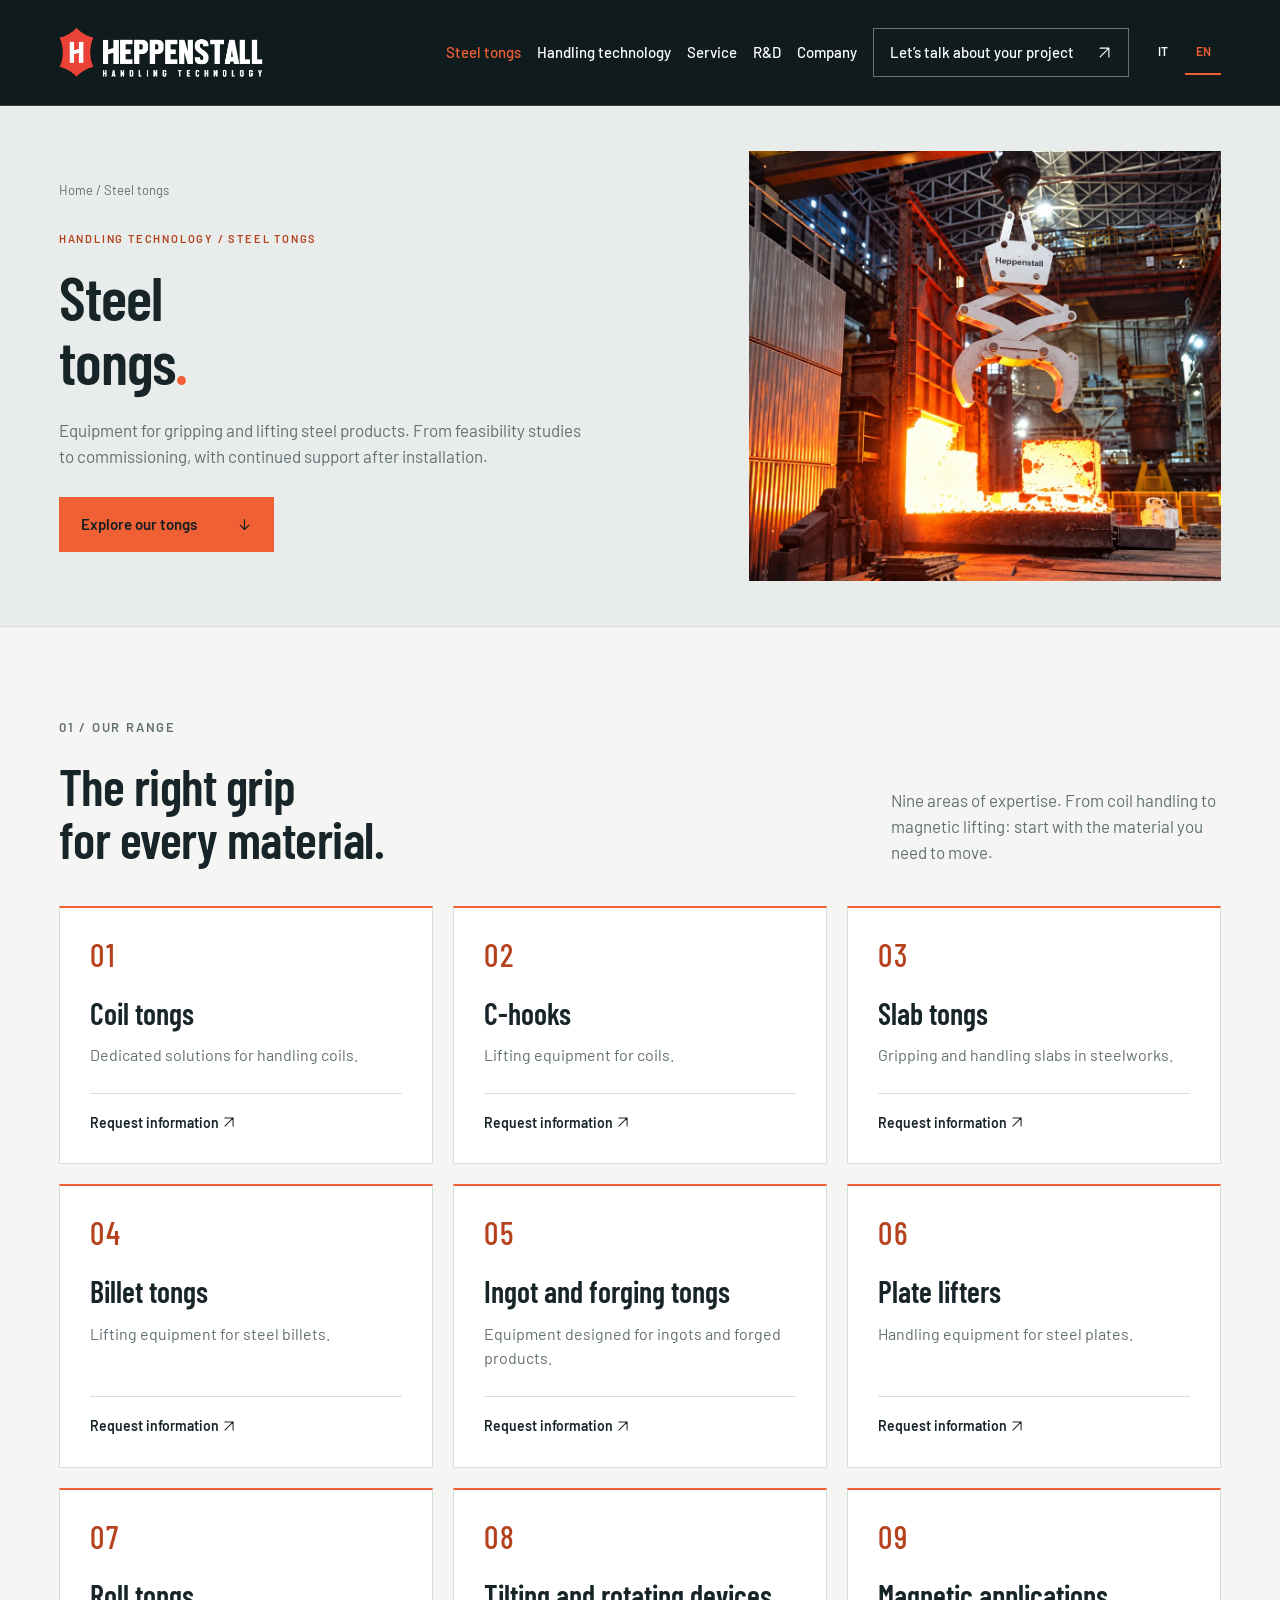
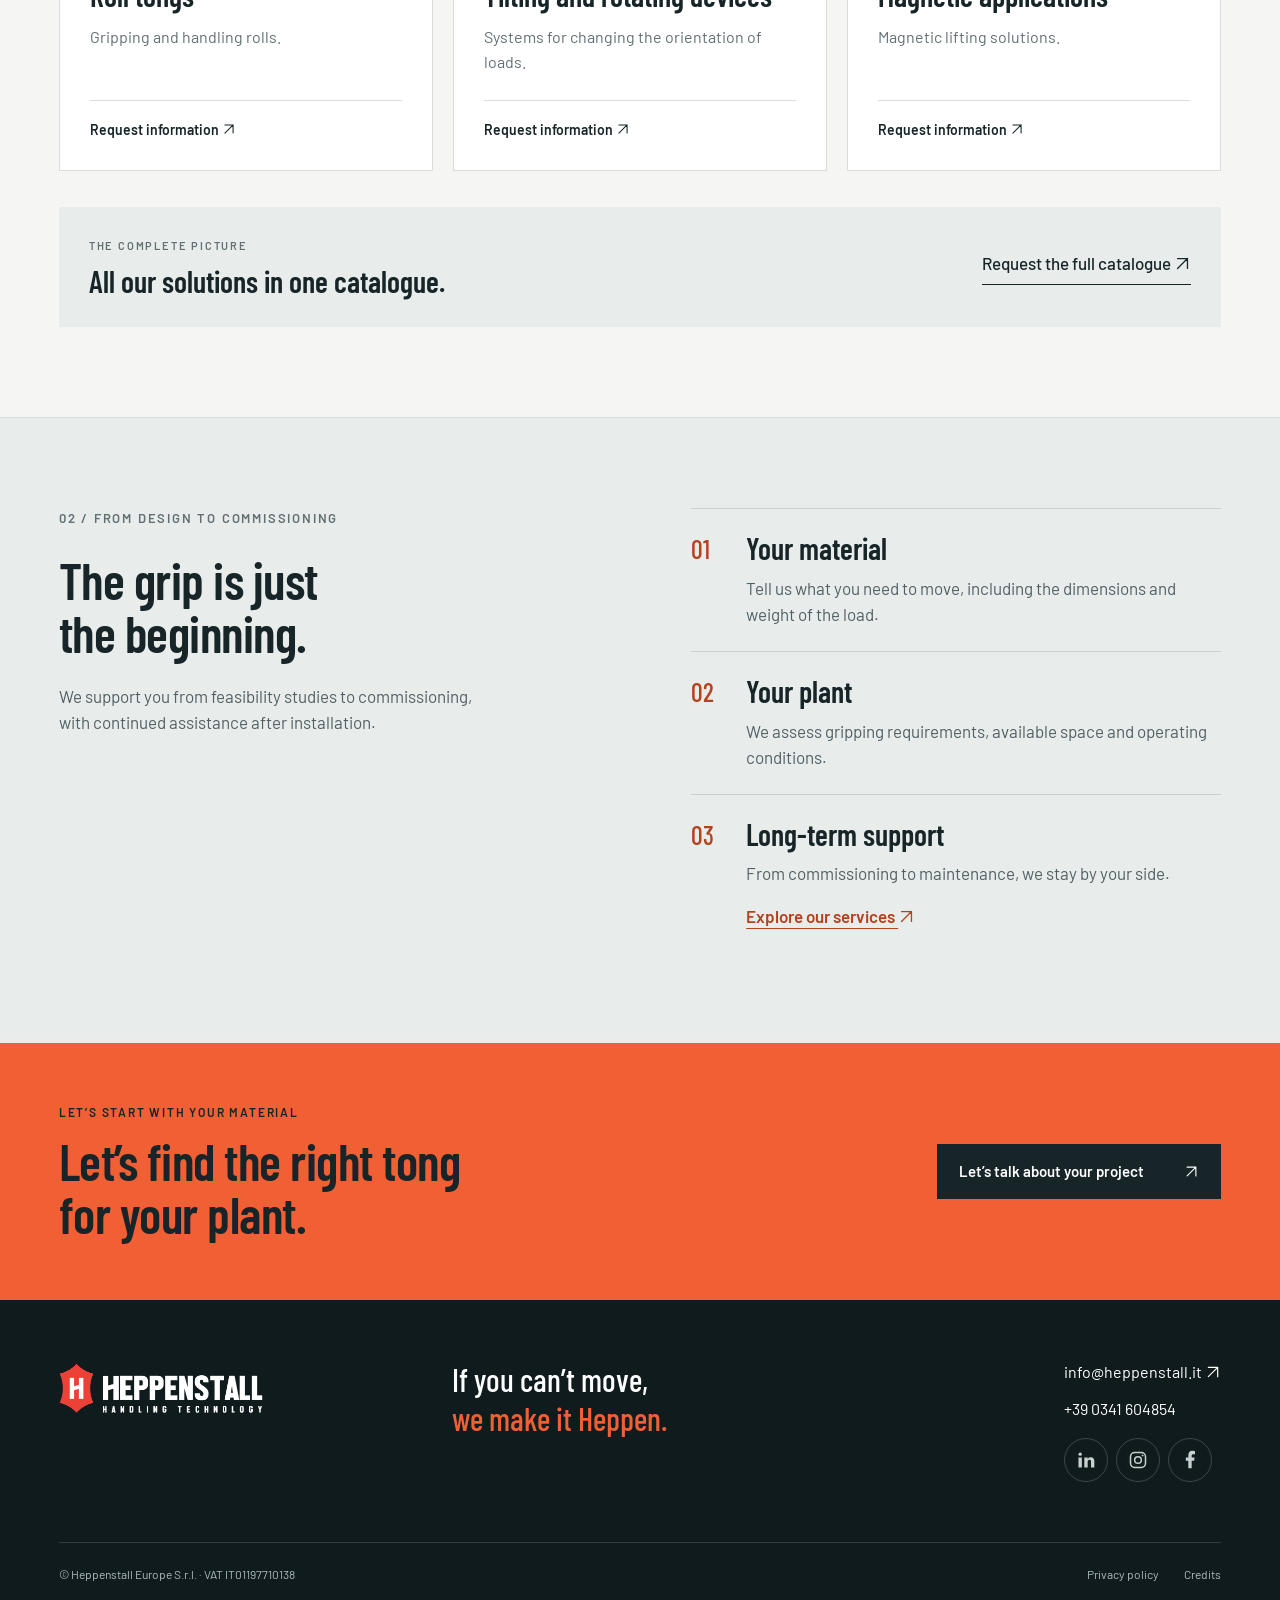
<file: en/steel-tongs/index.html>
<!doctype html>
<html lang="en">
  <head>
    <meta charset="UTF-8" />
    <meta name="viewport" content="width=device-width,initial-scale=1" />
    <title>Steel tongs | Heppenstall Europe</title>
    <meta
      name="description"
      content="Tongs for coils, slabs, billets and ingots, C-hooks and lifting systems. Discover Heppenstall solutions for your plant."
    />
    <link rel="icon" href="/assets/favicon.png" />
    <link rel="stylesheet" href="/style.css" />
    <link rel="alternate" hreflang="it" href="/steel-tongs/" />
    <link rel="alternate" hreflang="en" href="/en/steel-tongs/" />
  </head>
  <body class="product-page translated-page">
    <a class="skip" href="#main">Skip to content</a>
    <header>
  <a class="brand" href="/en/" aria-label="Heppenstall Europe, homepage">
    <img src="/assets/logo.png" alt="Heppenstall Handling Technology" width="800" height="223" />
  </a>
  <button class="menu" aria-label="Menu" aria-expanded="false" aria-controls="nav"><span class="menu-icon" aria-hidden="true"></span></button>
  <nav id="nav">
    <a href="/en/steel-tongs/" aria-current="page">Steel tongs</a>
    <a href="/en/handling-technology/">Handling technology</a>
    <a href="/en/service-revamping/">Service</a>
    <a href="/en/research-development/">R&amp;D</a>
    <a href="/who-we-are/">Company</a>
    <a class="nav-contact" href="/contacts/">Let’s talk about your project <span><svg class="icon-arrow" width="24" height="24" aria-hidden="true" focusable="false"><use href="../../assets/icons.svg#arrow-up-right"></use></svg></span></a>
    <div class="language-switch" role="group" aria-label="Language">
      <a href="/steel-tongs/" lang="it" hreflang="it" aria-label="Italiano">IT</a>
      <a href="/en/steel-tongs/" lang="en" hreflang="en" aria-label="English" aria-current="page">EN</a>
    </div>
  </nav>
</header>


    <main id="main">
      <section class="product-hero section" aria-labelledby="tongs-title">
        <div class="product-intro">
          <div class="breadcrumb"><a href="/en/">Home</a> / <span aria-current="page">Steel tongs</span></div>
          <span class="eyebrow">HANDLING TECHNOLOGY / STEEL TONGS</span>
          <h1 id="tongs-title">Steel<br />tongs<span>.</span></h1>
          <p>
            Equipment for gripping and lifting steel products. From feasibility
            studies to commissioning, with continued support
            after installation.
          </p>
          <a href="#gamma" class="button">Explore our tongs <span><svg class="icon-arrow" width="24" height="24" aria-hidden="true" focusable="false"><use href="../../assets/icons.svg#arrow-down"></use></svg></span></a>
        </div>
        <figure class="product-visual">
        <img
          src="/assets/tongs.webp"
          alt="Heppenstall steel tongs"
          class="product-image"
        />
        </figure>
      </section>
      <section class="section catalog" id="gamma" aria-labelledby="range-title">
        <div class="section-heading">
          <div>
            <span class="eyebrow">01 / OUR RANGE</span>
            <h2 id="range-title">The right grip<br />for every material.</h2>
          </div>
          <p>Nine areas of expertise. From coil handling to magnetic lifting: start with the material you need to move.</p>
        </div>
        <div class="items">
          <article class="item">
            <span class="item-number">01</span>
            <h3>Coil tongs</h3>
            <p>Dedicated solutions for handling coils.</p>
            <a
              href="mailto:info@heppenstall.it?subject=Information%20request%20-%20Coil%20tongs"
              >Request information <svg class="icon-arrow" width="24" height="24" aria-hidden="true" focusable="false"><use href="../../assets/icons.svg#arrow-up-right"></use></svg></a
            >
          </article>
          <article class="item">
            <span class="item-number">02</span>
            <h3>C-hooks</h3>
            <p>Lifting equipment for coils.</p>
            <a
              href="mailto:info@heppenstall.it?subject=Information%20request%20-%20C-hooks"
              >Request information <svg class="icon-arrow" width="24" height="24" aria-hidden="true" focusable="false"><use href="../../assets/icons.svg#arrow-up-right"></use></svg></a
            >
          </article>
          <article class="item">
            <span class="item-number">03</span>
            <h3>Slab tongs</h3>
            <p>Gripping and handling slabs in steelworks.</p>
            <a
              href="mailto:info@heppenstall.it?subject=Information%20request%20-%20Slab%20tongs"
              >Request information <svg class="icon-arrow" width="24" height="24" aria-hidden="true" focusable="false"><use href="../../assets/icons.svg#arrow-up-right"></use></svg></a
            >
          </article>
          <article class="item">
            <span class="item-number">04</span>
            <h3>Billet tongs</h3>
            <p>Lifting equipment for steel billets.</p>
            <a
              href="mailto:info@heppenstall.it?subject=Information%20request%20-%20Billet%20tongs"
              >Request information <svg class="icon-arrow" width="24" height="24" aria-hidden="true" focusable="false"><use href="../../assets/icons.svg#arrow-up-right"></use></svg></a
            >
          </article>
          <article class="item">
            <span class="item-number">05</span>
            <h3>Ingot and forging tongs</h3>
            <p>Equipment designed for ingots and forged products.</p>
            <a
              href="mailto:info@heppenstall.it?subject=Information%20request%20-%20Ingot%20and%20forging%20tongs"
              >Request information <svg class="icon-arrow" width="24" height="24" aria-hidden="true" focusable="false"><use href="../../assets/icons.svg#arrow-up-right"></use></svg></a
            >
          </article>
          <article class="item">
            <span class="item-number">06</span>
            <h3>Plate lifters</h3>
            <p>Handling equipment for steel plates.</p>
            <a
              href="mailto:info@heppenstall.it?subject=Information%20request%20-%20Plate%20lifters"
              >Request information <svg class="icon-arrow" width="24" height="24" aria-hidden="true" focusable="false"><use href="../../assets/icons.svg#arrow-up-right"></use></svg></a
            >
          </article>
          <article class="item">
            <span class="item-number">07</span>
            <h3>Roll tongs</h3>
            <p>Gripping and handling rolls.</p>
            <a
              href="mailto:info@heppenstall.it?subject=Information%20request%20-%20Roll%20tongs"
              >Request information <svg class="icon-arrow" width="24" height="24" aria-hidden="true" focusable="false"><use href="../../assets/icons.svg#arrow-up-right"></use></svg></a
            >
          </article>
          <article class="item">
            <span class="item-number">08</span>
            <h3>Tilting and rotating devices</h3>
            <p>Systems for changing the orientation of loads.</p>
            <a
              href="mailto:info@heppenstall.it?subject=Information%20request%20-%20Tilting%20and%20rotating%20devices"
              >Request information <svg class="icon-arrow" width="24" height="24" aria-hidden="true" focusable="false"><use href="../../assets/icons.svg#arrow-up-right"></use></svg></a
            >
          </article>
          <article class="item">
            <span class="item-number">09</span>
            <h3>Magnetic applications</h3>
            <p>Magnetic lifting solutions.</p>
            <a
              href="mailto:info@heppenstall.it?subject=Information%20request%20-%20Magnetic%20applications"
              >Request information <svg class="icon-arrow" width="24" height="24" aria-hidden="true" focusable="false"><use href="../../assets/icons.svg#arrow-up-right"></use></svg></a
            >
          </article>
        </div>
        <div class="product-catalog-callout">
          <div><span class="eyebrow">THE COMPLETE PICTURE</span><h3>All our solutions in one catalogue.</h3></div>
        <a
          class="catalog-link"
          href="mailto:info@heppenstall.it?subject=Heppenstall%20catalogue%20request"
          >Request the full catalogue <svg class="icon-arrow" width="24" height="24" aria-hidden="true" focusable="false"><use href="../../assets/icons.svg#arrow-up-right"></use></svg></a
        >
        </div>
      </section>
      <section class="section product-project" aria-labelledby="project-title">
        <div>
          <span class="eyebrow">02 / FROM DESIGN TO COMMISSIONING</span>
          <h2 id="project-title">The grip is just<br />the beginning.</h2>
          <p>We support you from feasibility studies to commissioning, with continued assistance after installation.</p>
        </div>
        <ol>
          <li><span>01</span><div><h3>Your material</h3><p>Tell us what you need to move, including the dimensions and weight of the load.</p></div></li>
          <li><span>02</span><div><h3>Your plant</h3><p>We assess gripping requirements, available space and operating conditions.</p></div></li>
          <li><span>03</span><div><h3>Long-term support</h3><p>From commissioning to maintenance, we stay by your side.</p><a href="/en/service-revamping/">Explore our services <svg class="icon-arrow" width="24" height="24" aria-hidden="true" focusable="false"><use href="../../assets/icons.svg#arrow-up-right"></use></svg></a></div></li>
        </ol>
      </section>
      <section class="cta">
        <div>
          <span class="eyebrow">LET’S START WITH YOUR MATERIAL</span>
          <h2>Let’s find the right tong<br />for your plant.</h2>
        </div>
        <a class="button light" href="/contacts/"
          >Let’s talk about your project <span><svg class="icon-arrow" width="24" height="24" aria-hidden="true" focusable="false"><use href="../../assets/icons.svg#arrow-up-right"></use></svg></span>
        </a>
      </section>
    </main>
    <footer>
      <div class="foot-top">
        <a class="brand" href="/en/">
          <img
            src="/assets/logo.png"
            alt="Heppenstall Europe"
            width="800"
            height="223"
          />
        </a>
        <p>
          If you can’t move,<br />
          <strong>we make it Heppen.</strong>
        </p>
        <div>
          <a href="mailto:info@heppenstall.it">info@heppenstall.it <svg class="icon-arrow" width="24" height="24" aria-hidden="true" focusable="false"><use href="../../assets/icons.svg#arrow-up-right"></use></svg></a>
          <a href="tel:+390341604854">+39 0341 604854</a>
          <div class="footer-socials">
            <a href="https://www.linkedin.com/company/heppenstall-europe-srl/" target="_blank" rel="noopener noreferrer" aria-label="LinkedIn" title="LinkedIn">
              <svg viewBox="0 0 24 24" width="20" height="20" aria-hidden="true" focusable="false"><circle cx="5" cy="5" r="2" fill="currentColor"/><path d="M3 9h4v12H3zM10 9h4v1.7c1-1.5 2.2-2 3.8-2 3.2 0 4.2 2.1 4.2 5V21h-4v-6.5c0-1.6-.3-2.7-1.8-2.7-1.7 0-2.2 1.2-2.2 2.7V21h-4z" fill="currentColor"/></svg>
            </a>
            <a href="https://www.instagram.com/heppenstalleurope/" target="_blank" rel="noopener noreferrer" aria-label="Instagram" title="Instagram">
              <svg viewBox="0 0 24 24" width="20" height="20" aria-hidden="true" focusable="false"><rect x="3" y="3" width="18" height="18" rx="5" fill="none" stroke="currentColor" stroke-width="1.8"/><circle cx="12" cy="12" r="4" fill="none" stroke="currentColor" stroke-width="1.8"/><circle cx="17.5" cy="6.5" r="1.1" fill="currentColor"/></svg>
            </a>
            <a href="https://www.facebook.com/people/Heppenstall-Europe-SRL/100085862545974/" target="_blank" rel="noopener noreferrer" aria-label="Facebook" title="Facebook">
              <svg viewBox="0 0 24 24" width="20" height="20" aria-hidden="true" focusable="false"><path d="M14 22v-9h3l.5-4H14V7c0-1.2.4-2 2-2h2V1.4c-.5-.1-1.8-.4-3.2-.4C11.6 1 10 3 10 6.5V9H7v4h3v9z" fill="currentColor"/></svg>
            </a>
          </div>
        </div>
      </div>
      <div class="foot-bottom">
        <span>© Heppenstall Europe S.r.l. · VAT IT01197710138</span>
        <div>
          <a href="/privacy-policy/">Privacy policy</a>
          <a href="https://fulviodipietro.it/">Credits</a>
        </div>
      </div>
    </footer>


    <script src="/app.js"></script>
  </body>
</html>
</file>
<file: style.css>
@font-face {
  font-family:'Barlow';
  src:url('/assets/fonts/Barlow-Regular.ttf') format('truetype');
  font-style:normal;
  font-weight:400;
  font-display:swap
}
@font-face {
  font-family:'Barlow';
  src:url('/assets/fonts/Barlow-Medium.ttf') format('truetype');
  font-style:normal;
  font-weight:500;
  font-display:swap
}
@font-face {
  font-family:'Barlow';
  src:url('/assets/fonts/Barlow-SemiBold.ttf') format('truetype');
  font-style:normal;
  font-weight:600;
  font-display:swap
}
@font-face {
  font-family:'Barlow';
  src:url('/assets/fonts/Barlow-Bold.ttf') format('truetype');
  font-style:normal;
  font-weight:700;
  font-display:swap
}
@font-face {
  font-family:'Barlow Condensed';
  src:url('/assets/fonts/BarlowCondensed-Medium.ttf') format('truetype');
  font-style:normal;
  font-weight:500;
  font-display:swap
}
@font-face {
  font-family:'Barlow Condensed';
  src:url('/assets/fonts/BarlowCondensed-SemiBold.ttf') format('truetype');
  font-style:normal;
  font-weight:600;
  font-display:swap
}
@font-face {
  font-family:'Barlow Condensed';
  src:url('/assets/fonts/BarlowCondensed-Bold.ttf') format('truetype');
  font-style:normal;
  font-weight:700;
  font-display:swap
}
  
:root {
  --ink:#172528;
  --deep:#101b1e;
  --orange:#f16035;
  --paper:#f5f6f4;
  --muted:#627073;
  --line:#d8deda
}
* {
  box-sizing:border-box
}
html {
  scroll-behavior:smooth;
  scroll-padding-top:90px
}
body {
  margin:0;
  background:var(--paper);
  color:var(--ink);
  font-family:Barlow,Arial,sans-serif;
  font-size:17px;
  line-height:1.55
}
a {
  color:inherit;
  text-decoration:none
}
button {
  font:inherit
}
a,button {
  -webkit-tap-highlight-color:transparent
}
a:focus-visible,button:focus-visible {
  outline:3px solid var(--orange);
  outline-offset:6px
}
::selection {
  background:var(--orange);
  color:#fff
}
.skip {
  position:fixed;
  top:-100px;
  left:20px;
  z-index:99;
  background:#fff;
  padding:12px
}
.skip:focus {
  top:10px
}
header {
  height:106px;
  background:var(--deep);
  display:flex;
  align-items:center;
  justify-content:space-between;
  padding:0 4.6%;
  gap:35px;
  color:#fff;
  border-bottom:1px solid #ffffff24
}
.brand {
  display:block;
  width:204px;
  flex-shrink:0
}
.brand img {
  display:block;
  width:100%;
  height:auto
}
nav {
  display:flex;
  align-items:center;
  gap:27px;
  font-size:14px;
  font-weight:500
}
nav a {
  transition:color .2s
}
nav a:hover,nav a[aria-current] {
  color:var(--orange)
}
.nav-contact {
  border:1px solid #ffffff60;
  padding:12px 16px;
  display:flex;
  gap:23px
}
.menu {
  display:none
}
.language-switch {
  display:flex;
  align-items:center;
  gap:4px;
  flex-shrink:0
}
.language-switch a,
.language-switch>span {
  display:flex;
  align-items:center;
  justify-content:center;
  min-width:36px;
  min-height:44px;
  font-size:12px;
  font-weight:600;
  border-bottom:2px solid transparent
}
.language-switch a[aria-current] {
  border-bottom-color:var(--orange)
}
.language-switch>span[aria-disabled] {
  color:#829093;
  cursor:default
}
@media(min-width:901px) {
  header {
    gap:20px
  }
  header nav {
    gap:16px;
    font-size:15px
  }
}
@media(min-width:901px) and (max-width:1200px) {
  header .brand {
    width:150px
  }
  header nav {
    gap:10px;
    font-size:14px
  }
  header .nav-contact {
    padding:10px;
    gap:10px
  }
}
@media(max-width:900px) {
  .language-switch {
    margin-top:16px;
    padding-top:12px;
    border-top:1px solid #ffffff24
  }
  .language-switch a,
  .language-switch>span {
    min-width:44px;
    font-size:14px
  }
}
.hero {
  display:grid;
  grid-template-columns:53% 47%;
  background:var(--ink);
  color:#fff;
  min-height:660px
}
.hero-copy {
  padding:55px 8.7% 25px;
  display:flex;
  flex-direction:column;
  align-items:flex-start
}
.eyebrow {
  font-size:13px;
  font-weight:600;
  letter-spacing:1.8px;
  display:block
}
.hero .eyebrow {
  display:flex;
  gap:13px;
  align-items:center;
  color:#c9d1d1
}
.small-line {
  width:25px;
  height:2px;
  background:var(--orange)
}
h1,h2,h3,p {
  margin:0
}
h1,h2,h3 {
  font-family:'Barlow Condensed','Arial Narrow',Arial,sans-serif;
  font-weight:600;
  line-height:1.04
}
h1 {
  font-size:clamp(50px,5.4vw,84px);
  letter-spacing:-1px
}
.hero h1 {
  margin:24px 0
}
.hero h1 em {
  color:var(--orange);
  font-style:normal
}
.hero-copy>p {
  color:#c8d0d0;
  max-width:405px;
  font-size:17px
}
.button {
  margin-top:28px;
  background:var(--orange);
  color:#111f22;
  padding:16px 22px;
  display:inline-flex;
  gap:40px;
  justify-content:space-between;
  align-items:center;
  font-weight:600;
  font-size:15px;
  transition:background .2s,transform .2s
}
.button:hover {
  background:#ff8159;
  transform:translateY(-2px)
}
.hero-bottom {
  display:flex;
  justify-content:space-between;
  width:100%;
  margin-top:auto;
  padding-top:35px;
  font-size:12px;
  letter-spacing:1.7px;
  color:#c6cece
}
.hero-photo {
  position:relative;
  background-image:linear-gradient(0deg,#101b1ef2 0%,transparent 55%),url('/assets/tongs.webp');
  background-position:center,center top;
  background-size:cover,cover;
  background-repeat:no-repeat;
  min-height:600px
}
.photo-label {
  position:absolute;
  left:40px;
  bottom:35px
}
.photo-label>span {
  font-size:12px;
  letter-spacing:1.5px;
  display:block;
  margin-bottom:12px;
  color:#e6d7cd
}
.photo-label strong {
  font-size:25px;
  line-height:1.2;
  font-weight:500;
  display:block
}
.proof {
  display:grid;
  grid-template-columns:1fr 1.2fr 1fr 1.1fr;
  margin:0 4.6%;
  padding:30px 0;
  border-bottom:1px solid var(--line)
}
.proof>div {
  border-right:1px solid var(--line);
  padding:0 30px
}
.proof>div:first-child {
  padding-left:0
}
.proof strong {
  font-family:'Barlow Condensed',Arial,sans-serif;
  font-size:36px;
  display:block;
  line-height:1.1;
  font-weight:600
}
.proof span {
  font-size:14px;
  color:var(--muted)
}
.proof>a {
  align-self:center;
  justify-self:end;
  font-size:15px;
  font-weight:600;
  display:flex;
  gap:35px
}
.proof>a span {
  font-size:24px;
  color:var(--orange)
}
.section {
  padding:90px 4.6%
}
.section-heading {
  display:flex;
  align-items:flex-end;
  justify-content:space-between;
  gap:50px;
  margin-bottom:40px
}
.section-heading .eyebrow {
  color:var(--muted);
  margin-bottom:22px
}
h2 {
  font-size:clamp(38px,4vw,58px);
  letter-spacing:-.5px
}
.section-heading>p {
  max-width:330px;
  color:var(--muted)
}
.solution-grid {
  display:grid;
  grid-template-columns:repeat(3,1fr);
  gap:24px
}
.card-image {
  height:260px;
  background-size:cover;
  background-position:center;
  transition:filter .3s
}
.tongs {
  background-image:url('/assets/tongs.webp');
  background-position:center 35%;
  background-size:cover
}
.handling {
  background-image:url('/assets/handling.webp')
}
.service {
  background-image:url('/assets/service.webp')
}
.card-title {
  margin-top:22px;
  display:flex;
  justify-content:space-between;
  align-items:center;
  font-size:12px;
  letter-spacing:1.3px;
  color:var(--muted)
}
.card-title span:last-child {
  color:var(--orange);
  font-size:27px;
  line-height:1
}
.solution-card h3 {
  font-size:34px;
  margin:13px 0
}
.solution-card p {
  font-size:16px;
  color:var(--muted);
  max-width:340px
}
.solution-card:hover h3 {
  color:#c64821
}
.solution-card:hover .card-image {
  filter:brightness(1.1)
}
.numbers {
  background:radial-gradient(ellipse at 100% 0%,#293b3e 0%,transparent 60%),var(--deep);
  color:#fff
}
.numbers-heading {
  display:flex;
  justify-content:space-between;
  align-items:flex-end;
  gap:30px;
  margin-bottom:48px
}
.numbers .eyebrow {
  color:#b4c2c3;
  margin-bottom:20px
}
.numbers h2 {
  font-size:clamp(48px,5vw,76px)
}
.numbers h2 em {
  color:var(--orange);
  font-style:normal
}
.numbers-heading>p {
  color:#b4c2c3
}
.numbers-grid {
  display:grid;
  grid-template-columns:repeat(4,minmax(0,1fr));
  margin:0;
  border-top:1px solid #ffffff30
}
.number-accessible {
  position:absolute;
  width:1px;
  height:1px;
  padding:0;
  overflow:hidden;
  clip-path:inset(50%);
  white-space:nowrap
}
.number-stat {
  display:flex;
  flex-direction:column;
  padding:28px 24px 30px;
  border-bottom:1px solid #ffffff30;
  border-right:1px solid #ffffff30;
  min-width:0
}
.number-stat:nth-child(4n) {
  border-right:0
}
.number-stat dt {
  color:#b4c2c3;
  font-size:15px
}
.number-stat dd {
  order:-1;
  margin:0 0 14px;
  font-family:'Barlow Condensed','Arial Narrow',Arial,sans-serif;
  font-size:clamp(44px,5.4vw,84px);
  font-weight:600;
  font-variant-numeric:tabular-nums;
  line-height:1.1;
  letter-spacing:-1px
}
.number-stat small {
  color:var(--orange);
  font-size:.45em
}
.temperature {
  display:grid;
  grid-template-columns:1fr 1.4fr;
  align-items:center;
  gap:40px;
  margin-top:40px
}
.temperature .eyebrow {
  margin-bottom:8px;
  font-size:11px
}
.temperature-copy p {
  font-size:20px
}
.temperature-range {
  display:flex;
  align-items:center;
  gap:22px;
  font-family:'Barlow Condensed','Arial Narrow',Arial,sans-serif;
  font-size:clamp(30px,3.5vw,48px);
  font-weight:600;
  white-space:nowrap
}
.temperature-range>span:first-child {
  color:#a9d9ef
}
.temperature-range>span:last-child {
  color:var(--orange)
}
.temperature-range small {
  font-size:.45em
}
.temperature-track {
  flex:1;
  height:3px;
  min-width:24px;
  background:linear-gradient(90deg,#a9d9ef,#f16035)
}
@media(max-width:900px) {
  .numbers-grid {
    grid-template-columns:repeat(2,minmax(0,1fr))
  }
  .number-stat:nth-child(2n) {
    border-right:0
  }
  .temperature {
    grid-template-columns:1fr;
    gap:18px
  }
}
@media(max-width:600px) {
  .numbers-heading {
    flex-direction:column;
    align-items:flex-start;
    gap:20px;
    margin-bottom:30px
  }
  .number-stat {
    padding:24px 12px
  }
  .number-stat dd {
    font-size:clamp(36px,10vw,60px)
  }
  .number-stat dt {
    font-size:13px
  }
  .temperature-range {
    gap:14px
  }
}
.heritage {
  background:#e8edeb;
  display:grid;
  grid-template-columns:1fr 2fr;
  gap:50px;
  border-top:1px solid var(--line)
}
.heritage .eyebrow {
  color:var(--muted);
  padding-top:10px
}
.heritage p {
  max-width:600px;
  font-size:20px;
  margin:25px 0;
  color:#526065
}
.text-links {
  display:flex;
  gap:50px;
  font-size:16px;
  font-weight:600
}
.text-links a {
  border-bottom:1px solid #a0adaa;
  padding:10px 0
}
.cta {
  background:var(--orange);
  padding:60px 4.6%;
  display:flex;
  justify-content:space-between;
  align-items:center;
  gap:30px
}
.cta h2 {
  margin-top:12px
}
.cta .eyebrow {
  font-size:12px
}
.button.light {
  background:var(--ink);
  color:#fff;
  margin:0
}
.button.light:hover {
  background:#304349
}
footer {
  padding:60px 4.6% 25px;
  background:var(--deep);
  color:#fff
}
.foot-top {
  display:grid;
  grid-template-columns:1fr 1.1fr 1fr;
  gap:50px;
  align-items:start;
  padding-bottom:60px
}
.foot-top>p {
  font-family:'Barlow Condensed',Arial,sans-serif;
  font-size:32px;
  line-height:1.2;
  font-weight:500
}
.foot-top>p strong {
  font-weight:500;
  color:var(--orange)
}
.foot-top>div {
  display:flex;
  flex-direction:column;
  gap:12px;
  font-size:16px;
  justify-self:end
}
.footer-socials {
  display:flex;
  align-items:center;
  gap:8px;
  margin-top:4px
}
.footer-socials a {
  display:inline-flex;
  align-items:center;
  justify-content:center;
  width:44px;
  height:44px;
  color:#c8d0d0;
  border:1px solid #ffffff30;
  border-radius:50%;
  transition:color .2s,border-color .2s,background .2s
}
.footer-socials a:hover {
  color:var(--orange);
  border-color:var(--orange);
  background:#ffffff08
}
.footer-socials svg {
  display:block
}
.foot-bottom {
  padding-top:22px;
  border-top:1px solid #ffffff25;
  display:flex;
  justify-content:space-between;
  gap:20px;
  color:#adbbbd;
  font-size:12px
}
.foot-bottom>div {
  display:flex;
  gap:25px
}
.breadcrumb {
  display:block;
  font-size:14px;
  color:var(--muted);
  margin-bottom:25px
}
.inner-hero {
  display:grid;
  grid-template-columns:1.25fr 1fr;
  gap:65px;
  align-items:center;
  background:#e9edeb;
  padding-top:60px;
  padding-bottom:60px
}
.inner-hero .eyebrow {
  color:#b6411d;
  margin-bottom:20px
}
.inner-hero h1 {
  font-size:clamp(44px,5vw,70px)
}
.inner-hero p {
  margin-top:28px;
  max-width:600px;
  color:#526065
}
.inner-image {
  width:100%;
  height:420px;
  object-fit:cover
}
.items {
  display:grid;
  grid-template-columns:repeat(3,1fr);
  border-left:1px solid var(--line);
  border-top:1px solid var(--line)
}
.item {
  padding:30px;
  display:flex;
  flex-direction:column;
  border-right:1px solid var(--line);
  border-bottom:1px solid var(--line)
}
.item-number {
  color:#b6411d;
  font-size:13px;
  letter-spacing:2px;
  margin-bottom:24px
}
.item h3 {
  font-size:30px;
  margin-bottom:14px
}
.item p {
  font-size:16px;
  color:var(--muted);
  margin-bottom:25px
}
.item a {
  font-size:14px;
  font-weight:600;
  margin-top:auto
}
.item a:hover {
  color:#b6411d
}
.catalog .section-heading>span {
  font-size:12px;
  letter-spacing:1px;
  color:var(--muted)
}
.catalog-link {
  display:inline-block;
  border-bottom:1px solid var(--ink);
  margin-top:30px;
  padding-bottom:8px;
  font-weight:500
}
.research-type,.history-number {
  font-family:'Barlow Condensed',Arial,sans-serif;
  font-weight:600;
  font-size:150px;
  line-height:1;
  background:var(--ink);
  color:var(--orange);
  padding:70px 30px;
  text-align:center
}
.research-type span,.history-number span {
  font:500 12px Barlow,Arial,sans-serif;
  display:block;
  letter-spacing:2px;
  color:#fff;
  margin-top:20px
}
.history {
  display:grid;
  grid-template-columns:1fr 2fr;
  gap:60px
}
.history article {
  display:grid;
  grid-template-columns:100px 1fr;
  gap:30px;
  padding:0 0 35px;
  margin-bottom:35px;
  border-bottom:1px solid var(--line)
}
.history article>span {
  color:#b6411d;
  font-size:25px;
  font-family:'Barlow Condensed',Arial,sans-serif
}
.history h2 {
  font-size:33px;
  margin-bottom:15px
}
.history p {
  color:var(--muted)
}
.contact-page {
  padding-top:60px
}
.contact-page h1 {
  margin:25px 0
}
.contact-page>p {
  max-width:580px;
  color:var(--muted);
  font-size:20px
}
.contact-grid {
  display:grid;
  grid-template-columns:1fr 1fr;
  margin:55px 0;
  gap:25px
}
.contact-grid>a {
  display:flex;
  flex-direction:column;
  padding:40px;
  background:var(--ink);
  color:#fff;
  gap:25px;
  transition:background .2s
}
.contact-grid>a:hover {
  background:#304349
}
.contact-grid span {
  font-size:13px;
  letter-spacing:1px
}
.contact-grid strong {
  font-family:'Barlow Condensed',Arial,sans-serif;
  font-size:clamp(26px,3.2vw,46px);
  font-weight:500;
  overflow-wrap:anywhere;
  color:var(--orange)
}
.contact-note h2 {
  font-size:32px
}
.contact-note p {
  margin:15px 0;
  color:var(--muted)
}
.contact-note a {
  font-size:15px;
  text-decoration:underline
}

@media(min-width:1600px) {
.hero {
  min-height:760px
}
.hero-copy {
  padding-top:65px
}
.hero h1 {
  font-size:90px
}
.hero-copy>p {
  font-size:20px
}

}

@media(max-width:1100px) {
  header {
  height:90px
}
.brand {
  width:180px
}
nav {
  gap:16px;
  font-size:13px
}
.nav-contact {
  padding:9px;
  gap:12px
}
.hero {
  min-height:640px
}
.hero h1 {
  font-size:66px
}
.hero-copy {
  padding-top:45px
}
.proof>div {
  padding:0 20px
}
.proof>a {
  gap:15px
}
.card-image {
  height:220px
}
.inner-hero {
  gap:35px
}
.inner-image {
  height:360px
}

}

@media(max-width:900px) {
  header {
  position:relative;
  z-index:5;
  height:85px
}
.menu {
  display:flex;
  align-items:center;
  justify-content:center;
  width:48px;
  height:48px;
  flex-shrink:0;
  background:#ffffff08;
  border:1px solid #ffffff25;
  border-radius:50%;
  color:#fff;
  padding:0;
  cursor:pointer;
  transition:color .2s,border-color .2s,background .2s
}
.menu:hover,.menu[aria-expanded="true"] {
  color:var(--orange);
  border-color:var(--orange);
  background:#ffffff0d
}
.menu-icon {
  position:relative;
  width:20px;
  height:16px
}
.menu-icon::before,.menu-icon::after {
  content:"";
  position:absolute;
  left:0;
  top:7px;
  width:20px;
  height:2px;
  background:currentColor;
  border-radius:2px;
  transition:transform .2s
}
.menu-icon::before {
  transform:translateY(-4px)
}
.menu-icon::after {
  transform:translateY(4px)
}
.menu[aria-expanded="true"] .menu-icon::before {
  transform:rotate(45deg)
}
.menu[aria-expanded="true"] .menu-icon::after {
  transform:rotate(-45deg)
}
nav {
  display:none;
  position:absolute;
  top:85px;
  left:0;
  right:0;
  background:var(--deep);
  padding:20px 5% 30px;
  flex-direction:column;
  align-items:stretch;
  font-size:17px;
  gap:0
}
nav.open {
  display:flex
}
nav>a {
  padding:12px 0
}
.nav-contact {
  padding:15px!important;
  margin-top:15px
}
.hero h1 {
  font-size:clamp(48px,7vw,64px)
}
.hero {
  min-height:610px
}
.hero-photo {
  min-height:610px
}
.hero-copy {
  padding:40px 8.7% 25px
}
.photo-label {
  left:25px;
  right:20px
}
.photo-label strong {
  font-size:22px
}
.proof {
  grid-template-columns:1fr 1fr 1fr
}
.proof>a {
  grid-column:1/-1;
  justify-self:start;
  padding-top:20px
}
.proof>div:nth-child(3) {
  border:0
}
.section {
  padding:65px 5%
}
.section-heading {
  gap:30px
}
.section-heading>p {
  max-width:280px;
  font-size:16px
}
.solution-grid {
  gap:18px
}
.solution-card h3 {
  font-size:29px
}
.card-image {
  height:195px
}
.card-title {
  font-size:11px;
  letter-spacing:.6px
}
.heritage {
  grid-template-columns:1fr;
  gap:25px
}
.foot-top {
  gap:30px;
  grid-template-columns:1fr 1fr
}
.foot-top>div {
  justify-self:start
}
.inner-hero {
  grid-template-columns:1fr
}
.inner-image {
  height:370px
}
.research-type,.history-number {
  padding:40px
}
.items {
  grid-template-columns:repeat(2,1fr)
}
.history {
  grid-template-columns:1fr;
  gap:35px
}

}

@media(max-width:600px) {
  .hero {
  display:flex;
  flex-direction:column
}
.hero-copy {
  padding:35px 6% 25px
}
.hero h1 {
  font-size:60px;
  line-height:1.02
}
.hero-copy>p {
  font-size:17px
}
.hero-photo {
  min-height:340px;
  background-size:cover,cover
}
.photo-label {
  bottom:25px
}
.photo-label strong {
  font-size:24px
}
.hero-bottom {
  padding-top:30px
}
.proof {
  padding:25px 0;
  gap:20px 0
}
.proof strong {
  font-size:27px
}
.proof span {
  font-size:12px;
  display:block;
  line-height:1.4;
  margin-top:7px
}
.proof>div {
  padding:0 12px
}
.proof>a {
  font-size:14px;
  padding-top:0;
  align-items:center
}
.proof>a span {
  margin:0
}
.section {
  padding:55px 6%
}
.section-heading {
  align-items:flex-start;
  flex-direction:column;
  gap:20px
}
.section-heading>p {
  max-width:100%
}
h2 {
  font-size:43px
}
.solution-grid {
  grid-template-columns:1fr;
  gap:38px
}
.card-image {
  height:280px
}
.card-title {
  font-size:12px
}
.solution-card h3 {
  font-size:36px
}
.solution-card p {
  max-width:100%
}
.heritage p {
  font-size:18px
}
.text-links {
  gap:25px;
  font-size:14px
}
.cta {
  padding:42px 6%;
  flex-direction:column;
  align-items:flex-start;
  gap:25px
}
.cta .eyebrow {
  font-size:11px
}
.cta h2 {
  font-size:43px
}
footer {
  padding:45px 6% 25px
}
.foot-top {
  grid-template-columns:1fr;
  gap:30px;
  padding-bottom:35px
}
.foot-bottom {
  flex-direction:column
}
.inner-hero h1 {
  font-size:49px
}
.inner-hero p {
  font-size:17px
}
.inner-image {
  height:290px
}
.items {
  grid-template-columns:1fr
}
.item {
  padding:28px
}
.item h3 {
  font-size:33px
}
.history article {
  grid-template-columns:70px 1fr;
  gap:15px
}
.history h2 {
  font-size:29px
}
.history p {
  font-size:16px
}
.contact-page h1 {
  font-size:48px
}
.contact-grid {
  grid-template-columns:1fr;
  gap:15px;
  margin:35px 0
}
.contact-grid>a {
  padding:28px
}
.contact-grid strong {
  font-size:36px
}
.contact-page>p {
  font-size:18px
}
.research-type,.history-number {
  font-size:110px
}

}

@media(min-width:901px) {
  .home .heritage {
    grid-template-columns:minmax(0,1fr);
    gap:22px;
    padding-block:60px
  }
  .home .heritage .eyebrow {
    padding-top:0
  }
  .home .heritage>div {
    display:grid;
    grid-template-columns:minmax(0,1fr) minmax(0,1fr);
    gap:20px 6vw;
    align-items:start
  }
  .home .heritage h2 {
    grid-row:1 / 3
  }
  .home .heritage p {
    margin:0
  }
  .home .heritage .text-links {
    grid-column:2;
    flex-wrap:wrap;
    gap:12px 30px
  }
  .home .hero {
    grid-template-columns:46% 54%
  }
  .home .hero-copy {
    padding-left:4.6vw;
    padding-right:clamp(24px,2.5vw,48px)
  }
}

/* Homepage: foto singole con inquadratura adattata ai dispositivi piccoli. */
@media(max-width:900px) {
  .home .hero {
    display:flex;
    flex-direction:column
  }
  .home .hero-photo {
    width:100%;
    min-height:0;
    aspect-ratio:4 / 5;
    background-size:cover,cover;
    background-position:center,center
  }
  .home .solution-grid {
    grid-template-columns:minmax(0,1fr);
    gap:38px;
    max-width:600px;
    margin-inline:auto
  }
  .home .card-image {
    height:auto;
    aspect-ratio:1 / 1;
    background-size:200% auto;
    background-repeat:no-repeat
  }
  .home .card-image.tongs {
    background-size:cover;
    background-position:center 35%
  }
  .home .card-image.handling {
    background-size:cover;
    background-position:center
  }
  .home .card-image.service {
    background-size:cover;
    background-position:center
  }
}

/* Pagina prodotto: apertura compatta distinta dalla homepage. */
.product-page .product-hero {
  display:grid;
  grid-template-columns:minmax(0,1.3fr) minmax(0,1fr);
  gap:6vw;
  align-items:center;
  padding-block:45px;
  background:#e8edeb;
  border-bottom:1px solid var(--line)
}
.product-intro .eyebrow {
  color:#b6411d;
  font-size:11px;
  margin-bottom:18px
}
.product-intro>p {
  color:var(--muted);
  max-width:530px;
  margin-top:24px
}
.product-page .breadcrumb {
  color:var(--muted);
  font-size:13px;
  margin-bottom:30px
}
.product-page .breadcrumb a:hover {
  color:var(--orange)
}
.product-intro h1 {
  font-size:clamp(46px,4.8vw,70px)
}
.product-intro h1>span {
  color:var(--orange)
}
.handling-page .product-intro h1 {
  font-size:clamp(36px,4.4vw,64px);
  overflow-wrap:anywhere
}
.product-visual {
  position:relative;
  margin:0;
  height:430px;
  overflow:hidden;
  background:var(--deep)
}
.product-image {
  position:absolute;
  width:100%;
  height:100%;
  object-fit:cover;
  object-position:center top
}
.company-page .product-image {
  object-position:center 60%
}
.research-page .product-image {
  object-position:center 30%
}
@media(min-width:901px) {
  .handling-page .product-image {
    object-position:center 60%
  }
  .service-page .product-image {
    object-position:center 78%
  }
}
.research-visual {
  min-width:0;
  height:430px;
  display:flex;
  flex-direction:column;
  justify-content:space-between;
  padding:30px;
  border:1px solid #c7d1cd;
  background:linear-gradient(#17252808 1px,transparent 1px),linear-gradient(90deg,#17252808 1px,transparent 1px),#dfe6e2;
  background-size:32px 32px;
  color:var(--ink)
}
.research-visual-label,
.research-visual-caption {
  font-size:11px;
  font-weight:600;
  letter-spacing:1.6px
}
.research-visual strong {
  align-self:center;
  font-family:'Barlow Condensed','Arial Narrow',Arial,sans-serif;
  font-size:clamp(80px,10vw,150px);
  line-height:1;
  font-weight:600
}
.research-visual strong span {
  color:#b6411d
}
@media(max-width:900px) {
  .research-visual {
    height:300px
  }
}
@media(max-width:600px) {
  .research-visual {
    height:260px;
    padding:24px
  }
}
.product-page .items {
  gap:20px;
  border:0
}
.product-page .item {
  padding:30px;
  background:#fff;
  border:1px solid var(--line);
  border-top:2px solid var(--orange);
  transition:border-color .2s,background .2s
}
.product-page .item:hover,
.product-page .item:focus-within {
  border-color:var(--orange);
  background:#fffaf7
}
.product-page .item-number {
  font-family:'Barlow Condensed','Arial Narrow',Arial,sans-serif;
  font-size:32px;
  line-height:1;
  margin-bottom:28px
}
.product-page .item a {
  padding-top:18px;
  border-top:1px solid var(--line)
}
.product-catalog-callout {
  display:flex;
  justify-content:space-between;
  align-items:center;
  gap:30px;
  margin-top:36px;
  padding:30px;
  background:#e8edeb
}
.product-catalog-callout .eyebrow {
  font-size:11px;
  color:var(--muted);
  margin-bottom:12px
}
.product-catalog-callout h3 {
  font-size:30px
}
.product-catalog-callout .catalog-link {
  margin:0;
  flex-shrink:0
}
.product-project {
  display:grid;
  grid-template-columns:1fr 1fr;
  gap:8vw;
  background:#e8edeb;
  color:var(--ink);
  border-top:1px solid var(--line)
}
.product-project .eyebrow {
  color:var(--muted);
  margin-bottom:24px
}
.product-project>div>p {
  max-width:430px;
  margin-top:24px
}
.product-project p {
  color:#526065
}
.product-project ol {
  list-style:none;
  padding:0;
  margin:0
}
.product-project li {
  display:grid;
  grid-template-columns:35px 1fr;
  gap:20px;
  padding:24px 0;
  border-top:1px solid #c7d1cd
}
.product-project li>span {
  color:#b6411d;
  font-family:'Barlow Condensed','Arial Narrow',Arial,sans-serif;
  font-size:26px;
  line-height:1.2
}
.product-project h3 {
  font-size:30px;
  margin-bottom:10px
}
.product-project a {
  display:inline-block;
  color:#b6411d;
  margin-top:16px;
  font-weight:600;
  text-decoration:underline;
  text-underline-offset:5px
}
.product-project a:hover {
  color:var(--ink)
}
@media(max-width:900px) {
  .product-page .product-hero {
    grid-template-columns:1fr;
    gap:30px;
    padding-block:32px
  }
  .product-visual {
    height:auto;
    aspect-ratio:4 / 3
  }
  .product-project {
    grid-template-columns:1fr;
    gap:36px
  }
  .product-catalog-callout {
    flex-direction:column;
    align-items:flex-start
  }
}
@media(max-width:600px) {
  .product-page .items {
    gap:0;
    border-top:1px solid var(--line)
  }
  .product-page .item {
    display:grid;
    grid-template-columns:30px minmax(0,1fr);
    gap:6px 12px;
    padding:18px 0;
    background:transparent;
    border:0;
    border-bottom:1px solid var(--line)
  }
  .product-page .item-number {
    grid-column:1;
    grid-row:1 / 4;
    margin:3px 0 0;
    font-size:23px;
    letter-spacing:0
  }
  .product-page .item h3 {
    grid-column:2;
    margin:0;
    font-size:26px
  }
  .product-page .item p {
    grid-column:2;
    margin:0;
    font-size:14px;
    line-height:1.45
  }
  .product-page .item a {
    grid-column:2;
    justify-self:start;
    display:inline-flex;
    align-items:center;
    min-height:44px;
    margin:0;
    padding:0;
    border:0;
    font-size:13px
  }
  .product-catalog-callout {
    padding:24px
  }
  .product-visual {
    aspect-ratio:1 / 1
  }
}

.company-page .product-intro h1 {
  font-size:clamp(38px,4vw,60px)
}
.company-milestone {
  min-height:430px;
  padding:36px;
  display:flex;
  flex-direction:column;
  justify-content:center;
  border:1px solid #c7d1cd;
  background:#dfe6e2
}
.company-milestone .eyebrow {
  font-size:11px;
  color:var(--muted)
}
.company-milestone strong {
  font-family:'Barlow Condensed','Arial Narrow',Arial,sans-serif;
  font-size:clamp(90px,10vw,150px);
  font-weight:600;
  line-height:1;
  margin:28px 0 16px
}
.company-milestone strong>span {
  color:#b6411d
}
.company-milestone p {
  font-size:22px
}
.company-milestone-caption {
  color:var(--muted);
  font-size:14px;
  margin-top:10px
}
.company-timeline {
  display:grid;
  grid-template-columns:repeat(4,minmax(0,1fr));
  gap:28px
}
.company-timeline article {
  padding-top:22px;
  border-top:2px solid var(--orange)
}
.company-timeline article>span {
  display:block;
  font-family:'Barlow Condensed','Arial Narrow',Arial,sans-serif;
  font-size:38px;
  color:#b6411d;
  margin-bottom:18px
}
.company-timeline h3 {
  font-size:30px;
  margin-bottom:14px
}
.company-timeline p {
  color:var(--muted);
  font-size:16px
}
@media(max-width:900px) {
  .company-milestone {
    min-height:0;
    padding:28px
  }
  .company-timeline {
    grid-template-columns:repeat(2,minmax(0,1fr))
  }
}
@media(max-width:600px) {
  .company-timeline {
    grid-template-columns:1fr;
    gap:0
  }
  .company-timeline article {
    display:grid;
    grid-template-columns:75px minmax(0,1fr);
    gap:16px;
    padding:22px 0;
    border-top:1px solid var(--line)
  }
  .company-timeline article>span {
    font-size:25px;
    margin:0
  }
  .company-timeline h3 {
    font-size:26px;
    margin-bottom:10px
  }
}

.privacy-page {
  max-width:1050px;
  margin-inline:auto
}
.privacy-page>.eyebrow {
  color:var(--muted)
}
.privacy-page h1 {
  margin:20px 0 32px
}
.privacy-page h1>span {
  color:var(--orange)
}
.privacy-placeholder {
  padding:clamp(24px,4vw,40px);
  background:#e8edeb;
  border-left:3px solid var(--orange)
}
.privacy-placeholder h2 {
  font-size:32px;
  margin-bottom:20px
}
.privacy-placeholder p {
  color:#526065
}
.privacy-placeholder p+p {
  margin-top:16px
}

.contacts-page .contact-page {
  padding-block:45px;
  background:#e8edeb;
  border-bottom:1px solid var(--line)
}
.contacts-page .contact-page>.eyebrow,
.contact-request-grid .eyebrow {
  color:#b6411d;
  font-size:11px
}
.contacts-page .contact-page h1 {
  font-size:clamp(42px,4.8vw,70px);
  margin:20px 0
}
.contacts-page .contact-page h1>span {
  color:var(--orange)
}
.contacts-page .contact-page>p {
  font-size:17px
}
.contacts-page .contact-grid {
  margin:30px 0 0;
  gap:20px
}
.contacts-page .contact-grid>a {
  padding:24px 28px;
  gap:10px;
  background:var(--paper);
  color:var(--ink);
  border:1px solid #c7d1cd;
  border-top:2px solid var(--orange)
}
.contacts-page .contact-grid>a:hover {
  background:#fff
}
.contacts-page .contact-grid strong {
  color:var(--ink);
  font-size:clamp(28px,3vw,40px);
  line-height:1.2
}
.contacts-page .contact-grid span:last-child {
  color:#b6411d;
  font-weight:600;
  letter-spacing:0
}
.contact-request-grid {
  display:grid;
  grid-template-columns:repeat(2,minmax(0,1fr));
  gap:40px
}
.contact-request-grid article {
  display:flex;
  flex-direction:column;
  align-items:flex-start;
  border-top:1px solid var(--line);
  padding-top:24px
}
.contact-request-grid h3 {
  font-size:32px;
  margin:15px 0
}
.contact-request-grid ul {
  padding-left:20px;
  margin:0 0 20px;
  color:var(--muted)
}
.contact-request-grid li+li {
  margin-top:8px
}
.contact-request-grid .catalog-link {
  margin-top:auto;
  padding-block:10px;
  min-height:44px
}
.contacts-page .contact-note {
  background:#e8edeb;
  padding-block:40px
}
.contacts-page .contact-note>.eyebrow {
  color:var(--muted);
  margin-bottom:18px
}
.headquarter-address {
  font-style:normal;
  font-size:20px;
  line-height:1.6;
  color:var(--ink)
}
.headquarter-directions {
  display:inline-flex;
  align-items:center;
  min-height:44px;
  margin-top:16px;
  color:#b6411d;
  font-weight:600;
  text-underline-offset:4px
}
@media(max-width:600px) {
  .contacts-page .contact-page {
    padding-block:32px
  }
  .contacts-page .contact-grid {
    gap:12px
  }
  .contacts-page .contact-grid>a {
    padding:20px;
    gap:8px
  }
  .contact-request-grid {
    grid-template-columns:1fr;
    gap:30px
  }
  .contact-request-grid h3 {
    font-size:28px
  }
}

@media(prefers-reduced-motion:reduce) {
  html {
  scroll-behavior:auto
}
* {
  transition:none!important
}

}

/* Vector arrows stay consistent across desktop and mobile fonts. */
.icon-arrow {
  display:inline-block;
  width:1em;
  height:1em;
  flex-shrink:0;
  vertical-align:-.125em;
  pointer-events:none
}
</file>
